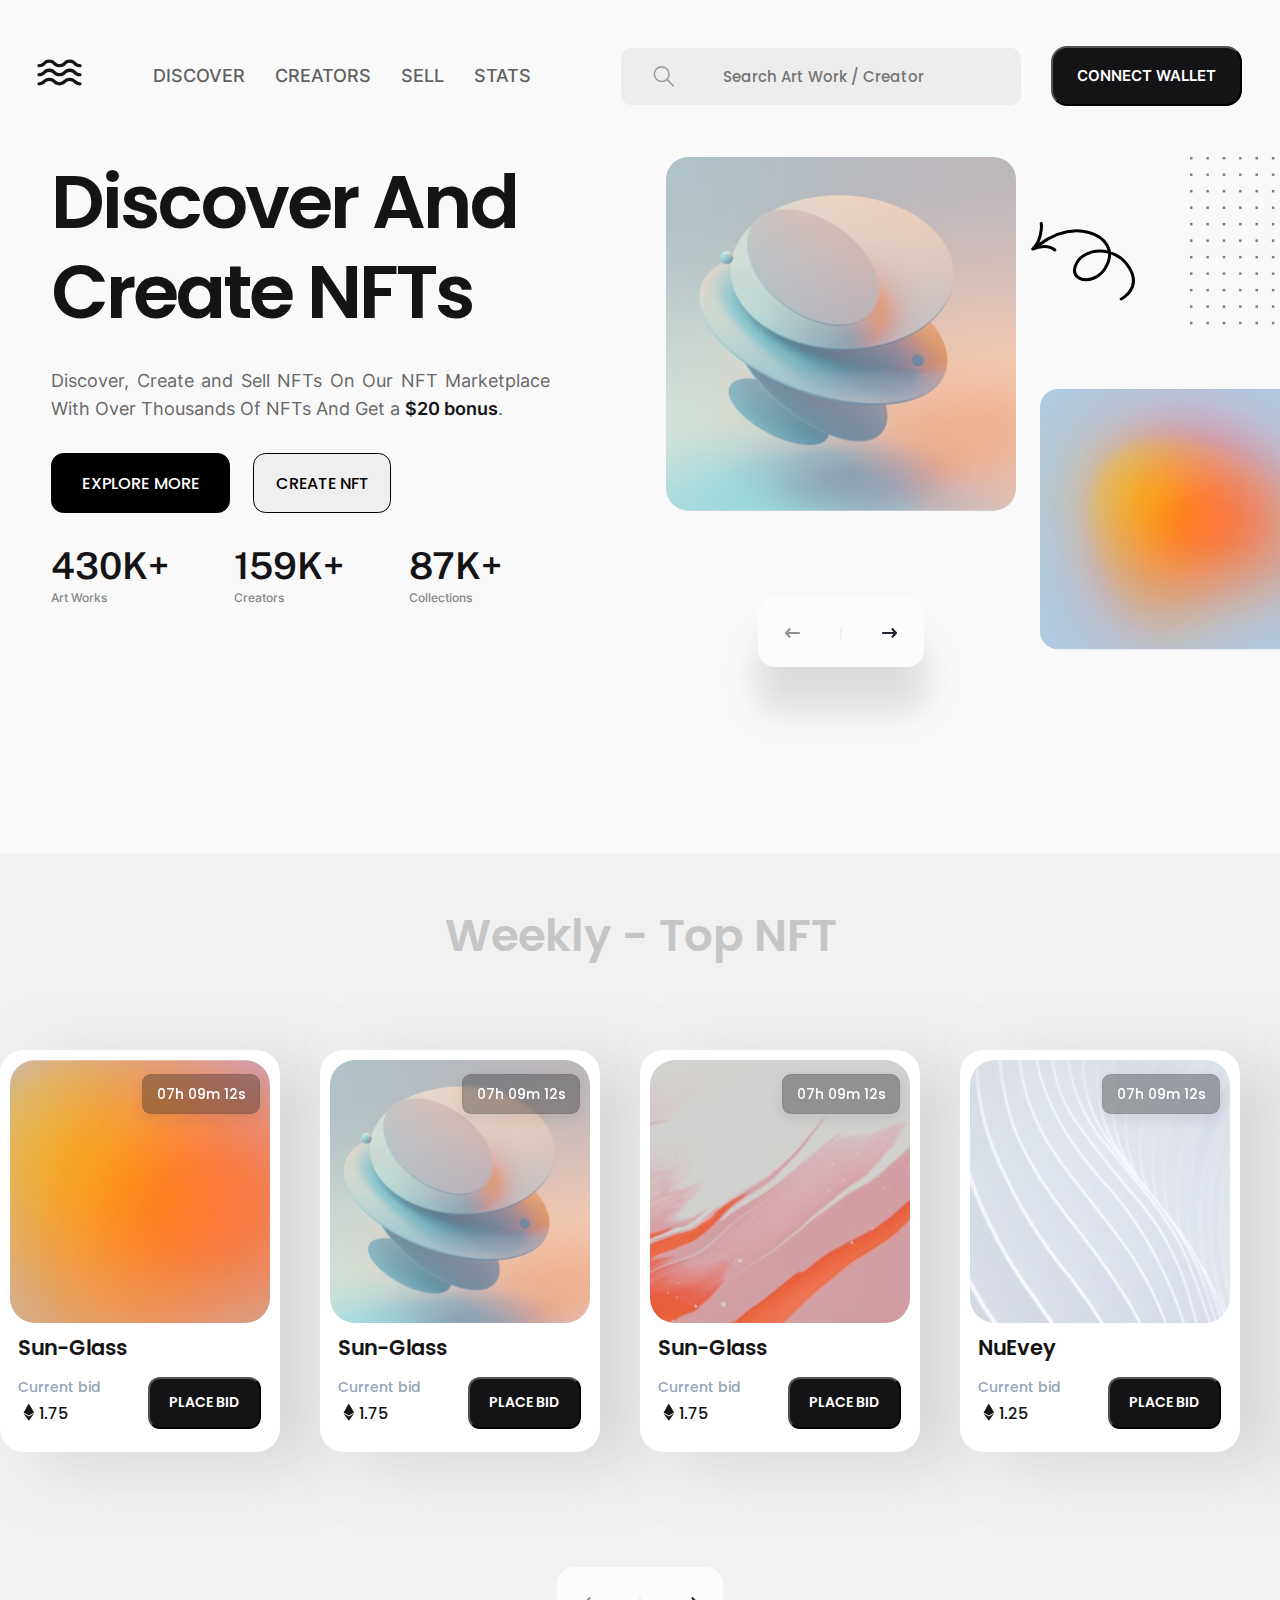
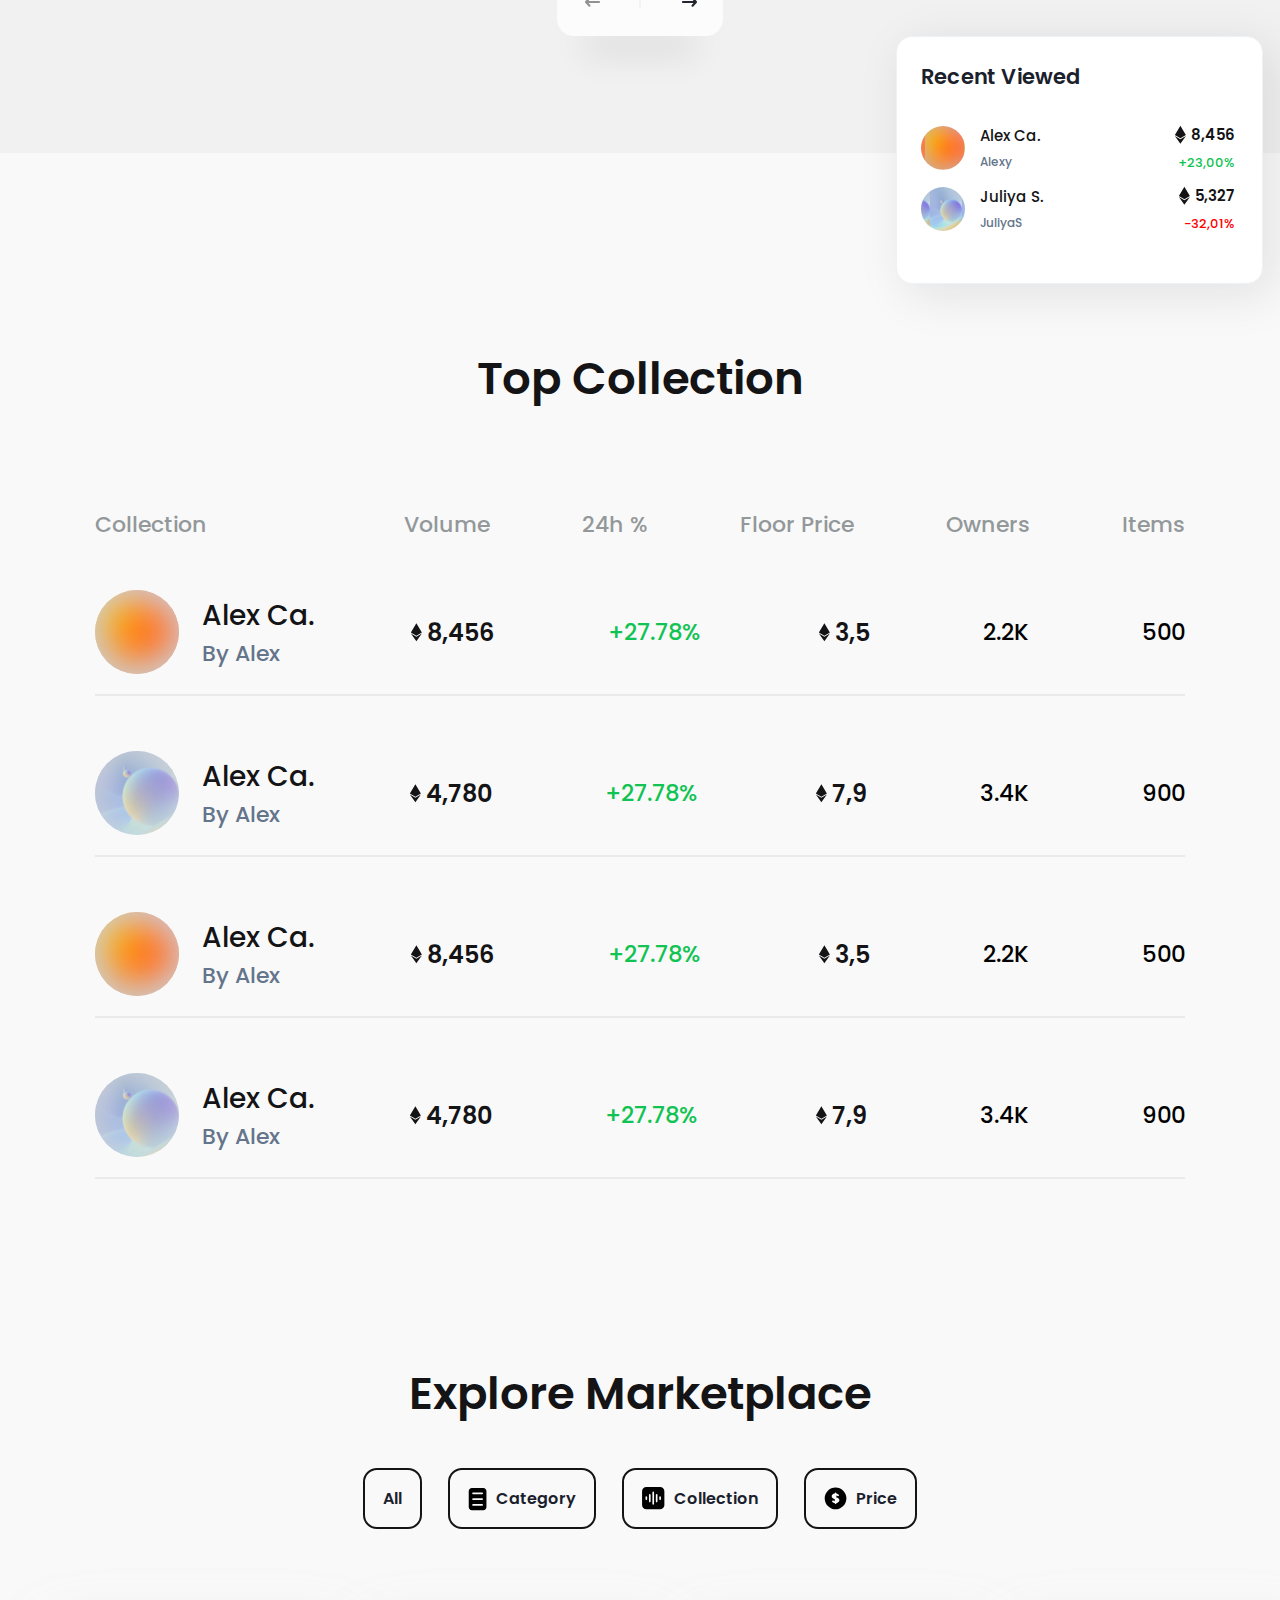
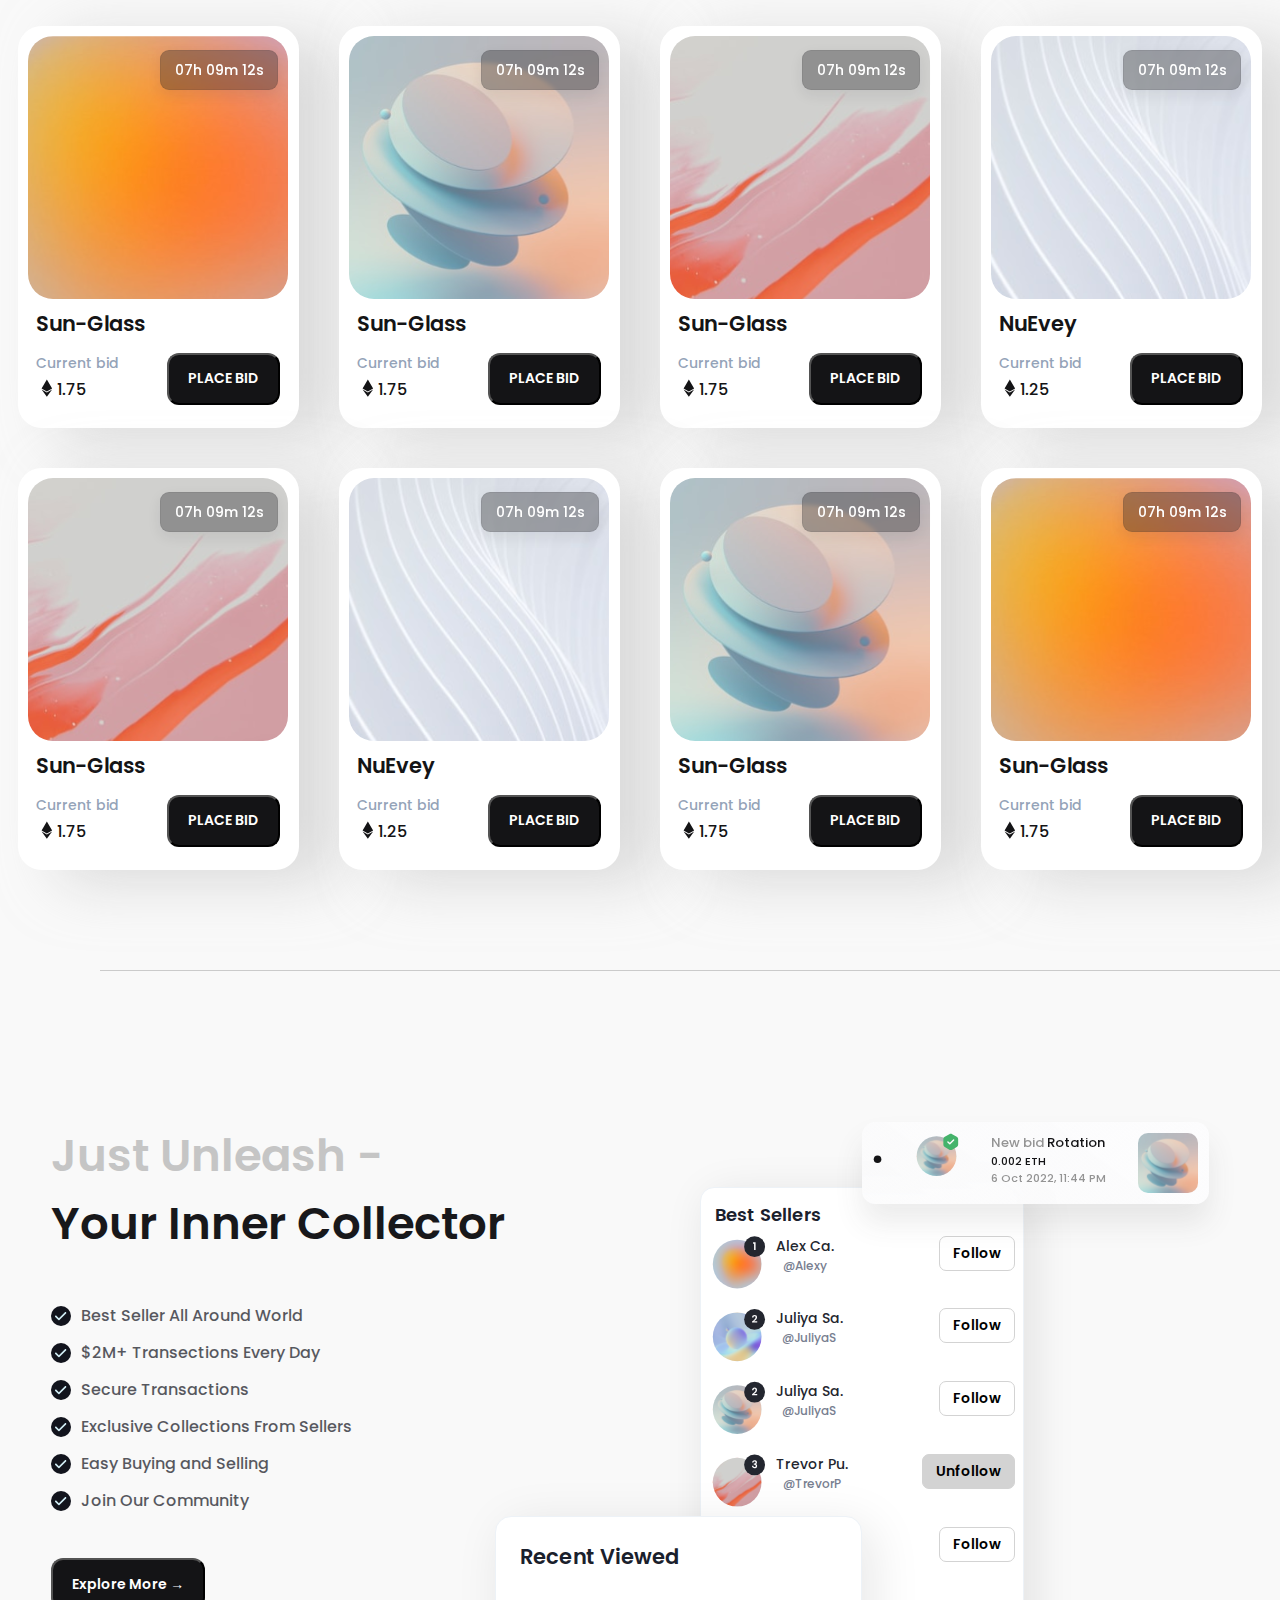
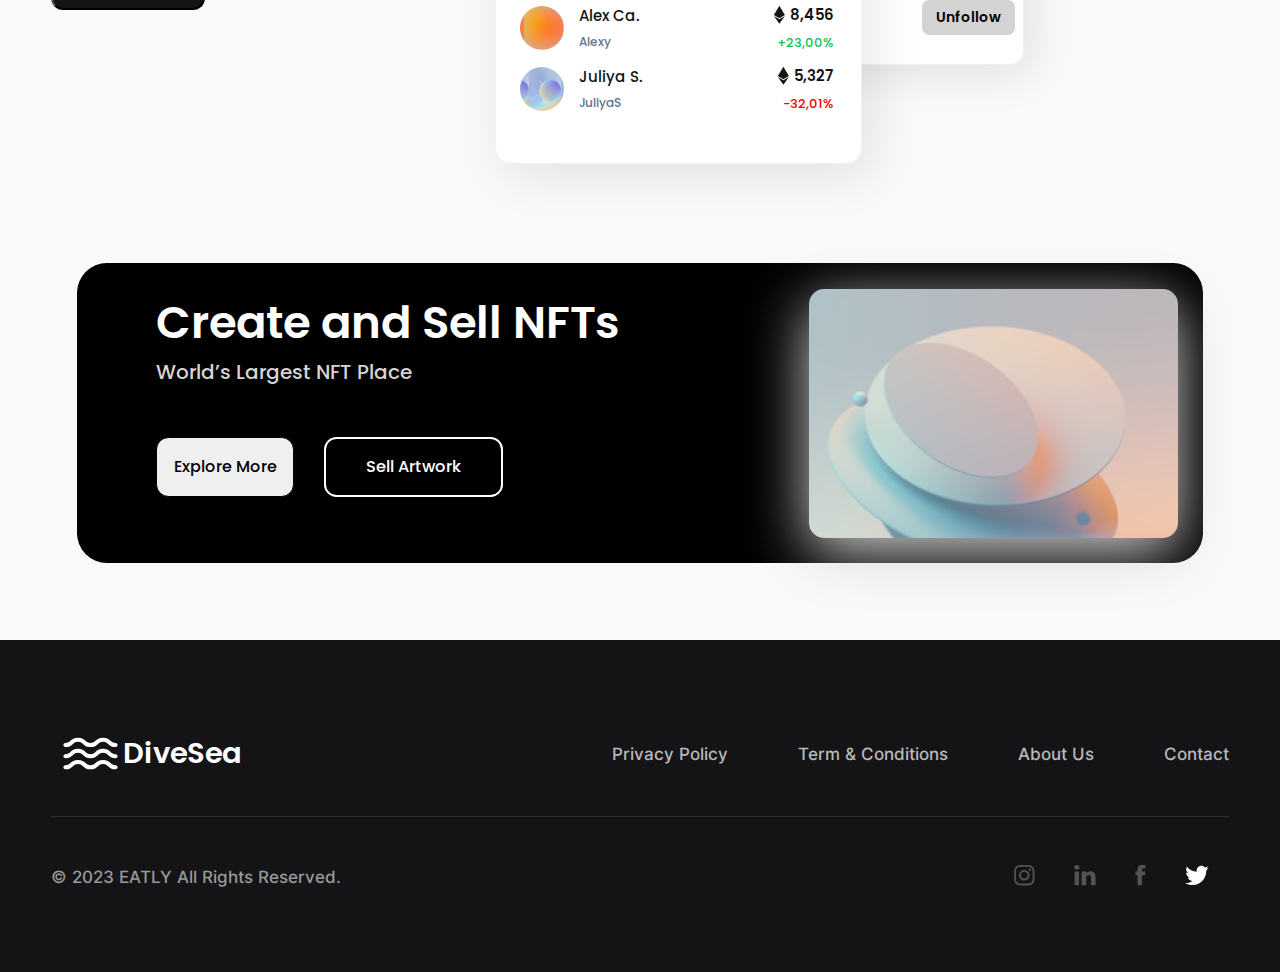
<file: index.html>
<!DOCTYPE html>
<html lang="en">
<head>
    <meta charset="UTF-8">
    <title>NFT</title>
    <link rel="stylesheet" href="./styles/normalize.css">
    <link rel="stylesheet" href="./styles/interFont.css">
    <link rel="stylesheet" href="./styles/poppinsFont.css">
    <link rel="stylesheet" href="./styles/publicSans.css">
    <link rel="stylesheet" href="./styles/style.css">
</head>
<body>
    <div id="root">
        <div id="section-1">
            <div id="header">
                <div class="navigation">
                   <div class=logo>
                     <a href="./index.html"><img src="./img/logo.svg" alt="Logo"></a>
                   </div>
                   <div class="menu">
                      <div class="menu-link">
                        <a href="./discover.html">Discover</a>
                      </div>
                      <div class="menu-link">
                        <a href="./creators.html">Creators</a>
                      </div>
                      <div class="menu-link">
                        <a href="./sell.html">Sell</a>
                      </div>
                      <div class="menu-link">
                        <a href="./stats.html">Stats</a>
                      </div>
                    </div>
                </div>
                <div class="field">
                    <div class="search">
                        <img src="./img/search-icon.svg" alt="search_icon" class="search-icon">
                        <input type="text" placeholder="Search Art Work / Creator" class="search-field">
                    </div>
                    <form action="./choose-wallet.html" target="_blank">
                        <button class="button">Connect Wallet</button>
                    </form> 
                </div>
            </div>
            <div class="first-page">
                <div class="discover-NFT">
                    <h1>Discover And Create NFTs</h1>
                    <p>Discover, Create and Sell NFTs On Our NFT Marketplace With Over Thousands Of NFTs And Get a <b style="color: #141416">$20 bonus</b>.</p>
                    <div class="buttons">
                        <form action="" target="_blank">
                            <button class="button-explore">Explore More</button>
                         </form> 
                         <form action="" target="_blank">
                             <button class="button-create">create NFT</button>
                        </form> 
                    </div>
                    <div class="stat-info">
                        <div class="stat">
                            <h3>430K+</h3>
                            <p>Art Works</p>
                        </div>
                        <div class="stat">
                            <h3>159K+</h3>
                            <p>Creators</p>
                        </div>
                        <div class="stat">
                            <h3>87K+</h3>
                            <p>Collections</p>
                        </div> 
                    </div>
                </div>
                <div class="welcome-imgs">
                    <div class="box-arrow">
                        <div class="nav-arrow">
                            <form action="" target="_blank">
                            <button class="button-arrow-left"></button>
                            </form> 
                             <img src="./img/frame.svg" class="frame" alt="Frame">
                            <form action="" target="_blank">
                                <button class="button-arrow-right"></button>
                            </form> 
                        </div>
                    </div>
                </div>
            </div>
        </div>
        <div id="section-2">
            <h1 class="header-weekly">Weekly - Top NFT</h1>
            <div class="second-page">
                <div class="trend-NFTs">
                        <div class="nft-card">
                            <div class="sg-nft-1">
                                <div class="time-bid">
                                   <p>07h 09m 12s</p>
                                </div>
                            </div>
                            <h3>Sun-Glass</h3>
                            <div class="description-card">
                                <div class="bid-box">
                                    <p>Current bid</p>
                                    <div class="bid">
                                      <img src="./img/arrow-icon.svg" alt="Arrow-Icon" class="arrow-icon">
                                      <p>1.75</p>
                                    </div>
                                </div>
                                <form action="" target="_blank">
                                   <button class="place-bid">PLACE BID</button>
                                </form> 
                            </div>
                        </div>
                        <div class="nft-card">
                            <div class="sg-nft-2">
                                <div class="time-bid">
                                   <p>07h 09m 12s</p>
                                </div>
                            </div>
                           <h3>Sun-Glass</h3>
                           <div class="description-card">
                               <div class="bid-box">
                                   <p>Current bid</p>
                                   <div class="bid">
                                       <img src="./img/arrow-icon.svg" alt="Arrow-Icon" class="arrow-icon">
                                       <p>1.75</p>
                                   </div>
                                </div>
                                <form action="" target="_blank">
                                    <button class="place-bid">PLACE BID</button>
                                </form> 
                            </div>
                        </div>
                        <div class="nft-card">
                            <div class="sg-nft-3">
                                <div class="time-bid">
                                   <p>07h 09m 12s</p>
                                </div>
                            </div>
                            <h3>Sun-Glass</h3>
                            <div class="description-card">
                                <div class="bid-box">
                                    <p>Current bid</p>
                                    <div class="bid">
                                        <img src="./img/arrow-icon.svg" alt="Arrow-Icon" class="arrow-icon">
                                        <p>1.75</p>
                                    </div>
                                </div>
                                <form action="" target="_blank">
                                    <button class="place-bid">PLACE BID</button>
                                </form> 
                            </div>
                        </div>
                    <div class="nft-card">
                        <div class="ne-nft-1">
                            <div class="time-bid">
                               <p>07h 09m 12s</p>
                            </div>
                        </div>
                        <h3>NuEvey</h3>
                        <div class="description-card">
                            <div class="bid-box">
                                <p>Current bid</p>
                                <div class="bid">
                                    <img src="./img/arrow-icon.svg" alt="Arrow-Icon" class="arrow-icon">
                                    <p>1.25</p>
                                </div>
                            </div>
                             <form action="" target="_blank">
                                <button class="place-bid">PLACE BID</button>
                            </form> 
                        </div>
                    </div>
                    <div class="nft-card">
                        <div class="ne-nft-2">
                            <div class="time-bid">
                               <p>07h 09m 12s</p>
                            </div>
                        </div>
                        <h3>NuEvey</h3>
                        <div class="description-card">
                            <div class="bid-box">
                                <p>Current bid</p>
                                <div class="bid">
                                    <img src="./img/arrow-icon.svg" alt="Arrow-Icon" class="arrow-icon">
                                    <p>1.25</p>
                                </div>
                            </div>
                            <form action="" target="_blank">
                                <button class="place-bid">PLACE BID</button>
                            </form> 
                        </div>
                    </div>
                </div>
                <div class="navigator-NFT">
                    <div class="trend-navigator">
                        <div class="nav-arrow">
                            <form action="" target="_blank">
                                <button class="button-arrow-left"></button>
                            </form> 
                            <img src="./img/frame.svg" class="frame" alt="Frame">
                            <form action="" target="_blank">
                                <button class="button-arrow-right"></button>
                            </form> 
                        </div>
                    </div>
                </div>
                <div class="recent-viewed">
                    <h3>Recent Viewed</h3>
                    <div class="item-collection">
                        <div class="collector">
                            <div class="NFT-icon-collect-1">
                            </div>
                            <div class="collector-name">
                                <h6>Alex Ca.</h6>
                                <p>Alexy</p>
                            </div>
                        </div>
                        <div class="collection-bid">
                            <div class="collector-bid">
                                <img src="./img/arrow-icon.svg" alt="Arrow-Icon">
                                <p>8,456</p>
                            </div>
                            <p>+23,00%</p>
                        </div>
                    </div>
                    <div class="item-collection">
                        <div class="collector">
                            <div class="NFT-icon-collect-2">
                            </div>
                            <div class="collector-name">
                                <h6>Juliya S.</h6>
                                <p>JuliyaS</p>
                            </div>
                        </div>
                        <div class="collection-bid">
                            <div class="collector-bid">
                                <img src="./img/arrow-icon.svg" alt="Arrow-Icon">
                                <p>5,327</p>
                            </div>
                            <p style="color: red;">-32,01%</p>
                        </div>
                    </div>
                </div>
            </div>
        </div>
        <div id="section-3">
            <h2>Top Collection</h2>
            <div class="Top-Collection">
                <div class="Filter-Top-Collection">
                   <div class="Filter-TC-Collection">
                       <p>Collection</p>
                   </div>
                   <div class="Filter-TC">
                       <p>Volume</p>
                       <p>24h %</p>
                       <p>Floor Price</p>
                       <p>Owners</p>
                       <p>Items</p>
                   </div>
               </div>
                <div class="User-Profile-TC">
                    <div class="UPTC-Name">
                        <div class="User-Profile-Icon">
                        </div>
                        <div class="User-Profile-Info">
                            <h4>Alex Ca.</h4>
                            <p>By Alex</p>
                        </div>
                    </div>
                    <div class="UPTC-Info">
                        <div class="UPTC-Name-Vol">
                            <img src="./img/arrow-icon.svg" alt="Arrow">
                            <p>8,456</p>
                        </div>
                        <p style="color: #10C352;">+27.78%</p>
                        <div class="UPTC-Name-Floor-Price">
                            <img src="./img/arrow-icon.svg" alt="Arrow">
                            <p>3,5</p>
                        </div>
                        <p>2.2K</p>
                        <p>500</p>
                    </div>
                </div>
                <div class="User-Profile-TC">
                    <div class="UPTC-Name">
                        <div class="User-Profile-Icon-2">
                        </div>
                        <div class="User-Profile-Info">
                            <h4>Alex Ca.</h4>
                            <p>By Alex</p>
                        </div>
                    </div>
                    <div class="UPTC-Info">
                        <div class="UPTC-Name-Vol">
                            <img src="./img/arrow-icon.svg" alt="Arrow">
                            <p>4,780</p>
                        </div>
                        <p style="color: #10C352;">+27.78%</p>
                        <div class="UPTC-Name-Floor-Price">
                            <img src="./img/arrow-icon.svg" alt="Arrow">
                            <p>7,9</p>
                        </div>
                        <p>3.4K</p>
                        <p>900</p>
                    </div>
                </div>
                <div class="User-Profile-TC">
                    <div class="UPTC-Name">
                        <div class="User-Profile-Icon">
                        </div>
                        <div class="User-Profile-Info">
                            <h4>Alex Ca.</h4>
                            <p>By Alex</p>
                        </div>
                    </div>
                    <div class="UPTC-Info">
                        <div class="UPTC-Name-Vol">
                            <img src="./img/arrow-icon.svg" alt="Arrow">
                            <p>8,456</p>
                        </div>
                        <p style="color: #10C352;">+27.78%</p>
                        <div class="UPTC-Name-Floor-Price">
                            <img src="./img/arrow-icon.svg" alt="Arrow">
                            <p>3,5</p>
                        </div>
                        <p>2.2K</p>
                        <p>500</p>
                    </div>
                </div>
                <div class="User-Profile-TC">
                    <div class="UPTC-Name">
                        <div class="User-Profile-Icon-2">
                        </div>
                        <div class="User-Profile-Info">
                            <h4>Alex Ca.</h4>
                            <p>By Alex</p>
                        </div>
                    </div>
                    <div class="UPTC-Info">
                        <div class="UPTC-Name-Vol">
                            <img src="./img/arrow-icon.svg" alt="Arrow">
                            <p>4,780</p>
                        </div>
                        <p style="color: #10C352;">+27.78%</p>
                        <div class="UPTC-Name-Floor-Price">
                            <img src="./img/arrow-icon.svg" alt="Arrow">
                            <p>7,9</p>
                        </div>
                        <p>3.4K</p>
                        <p>900</p>
                    </div>
                </div>
            </div>
        </div>
        <div id="section-4">
           <div class="EM-Header">
               <h2>Explore Marketplace</h2>
               <div class="EM-Filters">
                   <div class="All-Filter">
                       <p>All</p>
                   </div>
                   <div class="Category">
                        <img src="./img/Category.svg" alt="Category">
                        <p>Category</p>
                   </div>
                   <div class="Collection">
                       <img src="./img/Collection.svg" alt="Collection">
                       <p>Collection</p>
                   </div>
                   <div class="Price">
                       <img src="./img/Price.svg" alt="Price">
                       <p>Price</p>
                   </div>
               </div>
           </div>
            <div class="EM-Trend-NFT">
                <div class="nft-card">
                    <div class="sg-nft-1">
                        <div class="time-bid">
                           <p>07h 09m 12s</p>
                        </div>
                    </div>
                    <h3>Sun-Glass</h3>
                    <div class="description-card">
                        <div class="bid-box">
                            <p>Current bid</p>
                            <div class="bid">
                              <img src="./img/arrow-icon.svg" alt="Arrow-Icon" class="arrow-icon">
                              <p>1.75</p>
                            </div>
                        </div>
                        <form action="./product-detail.html" target="_blank">
                           <button class="place-bid">PLACE BID</button>
                        </form> 
                    </div>
                </div>
                <div class="nft-card">
                    <div class="sg-nft-2">
                        <div class="time-bid">
                           <p>07h 09m 12s</p>
                        </div>
                    </div>
                   <h3>Sun-Glass</h3>
                   <div class="description-card">
                       <div class="bid-box">
                           <p>Current bid</p>
                           <div class="bid">
                               <img src="./img/arrow-icon.svg" alt="Arrow-Icon" class="arrow-icon">
                               <p>1.75</p>
                           </div>
                        </div>
                        <form action="" target="_blank">
                            <button class="place-bid">PLACE BID</button>
                        </form> 
                    </div>
                </div>
                <div class="nft-card">
                    <div class="sg-nft-3">
                        <div class="time-bid">
                           <p>07h 09m 12s</p>
                        </div>
                    </div>
                    <h3>Sun-Glass</h3>
                    <div class="description-card">
                        <div class="bid-box">
                            <p>Current bid</p>
                            <div class="bid">
                                <img src="./img/arrow-icon.svg" alt="Arrow-Icon" class="arrow-icon">
                                <p>1.75</p>
                            </div>
                        </div>
                        <form action="" target="_blank">
                            <button class="place-bid">PLACE BID</button>
                        </form> 
                    </div>
                </div>
                <div class="nft-card">
                   <div class="ne-nft-1">
                       <div class="time-bid">
                          <p>07h 09m 12s</p>
                       </div>
                   </div>
                   <h3>NuEvey</h3>
                   <div class="description-card">
                       <div class="bid-box">
                           <p>Current bid</p>
                           <div class="bid">
                               <img src="./img/arrow-icon.svg" alt="Arrow-Icon" class="arrow-icon">
                               <p>1.25</p>
                           </div>
                       </div>
                        <form action="" target="_blank">
                           <button class="place-bid">PLACE BID</button>
                       </form> 
                   </div>
               </div>
                <div class="nft-card">
                    <div class="sg-nft-3">
                        <div class="time-bid">
                           <p>07h 09m 12s</p>
                        </div>
                    </div>
                    <h3>Sun-Glass</h3>
                    <div class="description-card">
                        <div class="bid-box">
                            <p>Current bid</p>
                            <div class="bid">
                                <img src="./img/arrow-icon.svg" alt="Arrow-Icon" class="arrow-icon">
                                <p>1.75</p>
                            </div>
                        </div>
                        <form action="" target="_blank">
                            <button class="place-bid">PLACE BID</button>
                        </form> 
                    </div>
                </div>
                <div class="nft-card">
                    <div class="ne-nft-1">
                        <div class="time-bid">
                           <p>07h 09m 12s</p>
                        </div>
                    </div>
                    <h3>NuEvey</h3>
                    <div class="description-card">
                        <div class="bid-box">
                            <p>Current bid</p>
                            <div class="bid">
                                <img src="./img/arrow-icon.svg" alt="Arrow-Icon" class="arrow-icon">
                                <p>1.25</p>
                            </div>
                        </div>
                         <form action="" target="_blank">
                            <button class="place-bid">PLACE BID</button>
                        </form> 
                    </div>
                </div>
                <div class="nft-card">
                    <div class="sg-nft-2">
                        <div class="time-bid">
                           <p>07h 09m 12s</p>
                        </div>
                    </div>
                   <h3>Sun-Glass</h3>
                   <div class="description-card">
                       <div class="bid-box">
                           <p>Current bid</p>
                           <div class="bid">
                               <img src="./img/arrow-icon.svg" alt="Arrow-Icon" class="arrow-icon">
                               <p>1.75</p>
                           </div>
                        </div>
                        <form action="" target="_blank">
                            <button class="place-bid">PLACE BID</button>
                        </form> 
                    </div>
                </div>
                <div class="nft-card">
                    <div class="sg-nft-1">
                        <div class="time-bid">
                           <p>07h 09m 12s</p>
                        </div>
                    </div>
                    <h3>Sun-Glass</h3>
                    <div class="description-card">
                        <div class="bid-box">
                            <p>Current bid</p>
                            <div class="bid">
                              <img src="./img/arrow-icon.svg" alt="Arrow-Icon" class="arrow-icon">
                              <p>1.75</p>
                            </div>
                        </div>
                        <form action="./product-detail.html" target="_blank">
                           <button class="place-bid">PLACE BID</button>
                        </form> 
                    </div>
                </div>
            </div>
        <span> </span>
        </div>
        <div id="section-5">
            <div class="just-unleash">
                <div class="header-ju">
                   <h1>Just Unleash -</h1>
                   <h1 style="color: #18181B;">Your Inner Collector</h1>
                </div>
                <div class="ju-poins">
                   <div class="points">
                       <img src="./img/point-icon.svg" alt="Point">
                       <p>Best Seller All Around World</p>
                   </div>
                   <div class="points">
                       <img src="./img/point-icon.svg" alt="Point">
                       <p>$2M+ Transections Every Day</p>
                   </div>
                   <div class="points">
                       <img src="./img/point-icon.svg" alt="Point">
                       <p>Secure Transactions</p>
                   </div>
                   <div class="points">
                       <img src="./img/point-icon.svg" alt="Point">
                       <p>Exclusive Collections From Sellers</p>
                   </div>
                   <div class="points">
                       <img src="./img/point-icon.svg" alt="Point">
                       <p>Easy Buying and Selling</p>
                   </div>
                   <div class="points">
                       <img src="./img/point-icon.svg" alt="Point">
                       <p>Join Our Community</p>
                   </div>
                </div>
                <form action="" target="_blank">
                    <button class="place-bid">Explore More →</button>
                 </form> 
            </div>
            <div class="illustration-left">
                <div class="notification">
                    <img src="./img/dot-notification.svg" style="margin-top: 22px;" alt="Dot">
                    <img src="./img/avatar-notification.svg" alt="Avatar">
                    <div class="new-bid-notification">
                        <p>New bid <span style="color: #141416;">Rotation</span></p>
                        <p style="color: #141416;font-size: 11px;">0.002 ETH</p>
                        <p style="font-weight: 400;font-size: 11px;">6 Oct 2022, 11:44 PM</p>
                    </div>
                    <img src="./img/2-nft.svg" style="width: 60px;height: 60px;border-radius: 10px;" alt="NFT Cover">
                </div>
                <div class="best-sellers-ju">
                    <h4>Best Sellers</h4>
                    <div class="best-seller-data">
                        <div class="best-seller-name">
                            <img src="./img/avatar-alex.svg" alt="Avatar Alex">
                            <div class="best-seller-name-info">
                                <h6>Alex Ca.</h6>
                                <p>@Alexy</p>
                            </div>
                        </div>
                        <form action="" target="_blank">
                            <button class="follow-button">Follow</button>
                         </form> 
                    </div>
                    <div class="best-seller-data">
                        <div class="best-seller-name">
                            <img src="./img/avatar-jul.svg" alt="Juliya Avatar">
                            <div class="best-seller-name-info">
                                <h6>Juliya Sa.</h6>
                                <p>@JuliyaS</p>
                            </div>
                        </div>
                        <form action="" target="_blank">
                            <button class="follow-button">Follow</button>
                         </form> 
                    </div>
                    <div class="best-seller-data">
                        <div class="best-seller-name">
                            <img src="./img/avatar-jul-2.svg" alt="Juliya Avatar">
                            <div class="best-seller-name-info">
                                <h6>Juliya Sa.</h6>
                                <p>@JuliyaS</p>
                            </div>
                        </div>
                        <form action="" target="_blank">
                            <button class="follow-button">Follow</button>
                         </form> 
                    </div>
                    <div class="best-seller-data">
                        <div class="best-seller-name">
                            <img src="./img/avatar-trevor.svg" alt="Trevor Avatar">
                            <div class="best-seller-name-info">
                                <h6>Trevor Pu.</h6>
                                <p>@TrevorP</p>
                            </div>
                        </div>
                        <form action="" target="_blank">
                            <button class="follow-button" style="background: lightgray;">Unfollow</button>
                         </form> 
                    </div>
                    <div class="best-seller-data">
                        <div class="best-seller-name">
                            <img src="./img/avatar-jul.svg" alt="Juliya Avatar">
                            <div class="best-seller-name-info">
                                <h6>Juliya Sa.</h6>
                                <p>@JuliyaS</p>
                            </div>
                        </div>
                        <form action="" target="_blank">
                            <button class="follow-button">Follow</button>
                         </form> 
                    </div>
                    <div class="best-seller-data">
                        <div class="best-seller-name">
                            <img src="./img/avatar-alex.svg" alt="Alex Avatar">
                            <div class="best-seller-name-info">
                                <h6>Alex Ca.</h6>
                                <p>Alexy</p>
                            </div>
                        </div>
                        <form action="" target="_blank">
                            <button class="follow-button" style="background: lightgray;">Unfollow</button>
                         </form> 
                    </div>

                </div>
                <div class="recent-viewed-ju">
                    <h3>Recent Viewed</h3>
                    <div class="item-collection">
                        <div class="collector">
                            <div class="NFT-icon-collect-1">
                            </div>
                            <div class="collector-name">
                                <h6>Alex Ca.</h6>
                                <p>Alexy</p>
                            </div>
                        </div>
                        <div class="collection-bid">
                            <div class="collector-bid">
                                <img src="./img/arrow-icon.svg" alt="Arrow-Icon">
                                <p>8,456</p>
                            </div>
                            <p>+23,00%</p>
                        </div>
                    </div>
                    <div class="item-collection">
                        <div class="collector">
                            <div class="NFT-icon-collect-2">
                            </div>
                            <div class="collector-name">
                                <h6>Juliya S.</h6>
                                <p>JuliyaS</p>
                            </div>
                        </div>
                        <div class="collection-bid">
                            <div class="collector-bid">
                                <img src="./img/arrow-icon.svg" alt="Arrow-Icon">
                                <p>5,327</p>
                            </div>
                            <p style="color: red;">-32,01%</p>
                        </div>
                    </div>

                </div>

            </div>
        </div>
        <div id="section-6">
            <div class="banner">
                <div class="banner-text">
                   <h1>Create and Sell NFTs</h1>
                   <p>World’s Largest NFT Place</p>
                </div>
                <div class="buttons" style="gap: 30px;">
                    <form action="" target="_blank">
                      <button class="button-create" style="text-transform: none;">Explore More</button>
                    </form> 
                    <form action="" target="_blank">
                        <button class="button-explore" style="text-transform: none;border: 2px solid var(--white-01, #FFF);">Sell Artwork</button>
                    </form> 
                    </div>
            </div>
            <div class="banner-img"></div>
        </div>
    </div>
    <div id="Footer">
        <div class="Footer-logo-menu">
            <div class="Footer-logo">
               <img src="./img/wave.svg" style="width: 65px;height: 65px;" alt="Wave">
               <p>DiveSea</p>
            </div>
            <div class="Footer-menu">
               <p>Privacy Policy</p>
               <p>Term & Conditions</p>
               <p>About Us</p>
               <p>Contact</p>
            </div>
        </div>
        <span></span>
        <div class="Footer-rights-social">
           <div class="Rights">
               <p>© 2023 EATLY All Rights Reserved.</p>
           </div>
           <div class="Social">
              <img src="./img/instagram-icon.svg" alt="Instagram">
              <img src="./img/soc-icon.svg">
              <img src="./img/facebook-icon.svg" alt="Facebook">
              <img src="./img/twitter-icon.svg" alt="Twitter">
           </div>
        </div>
    </div>
</body>
</html>
</file>
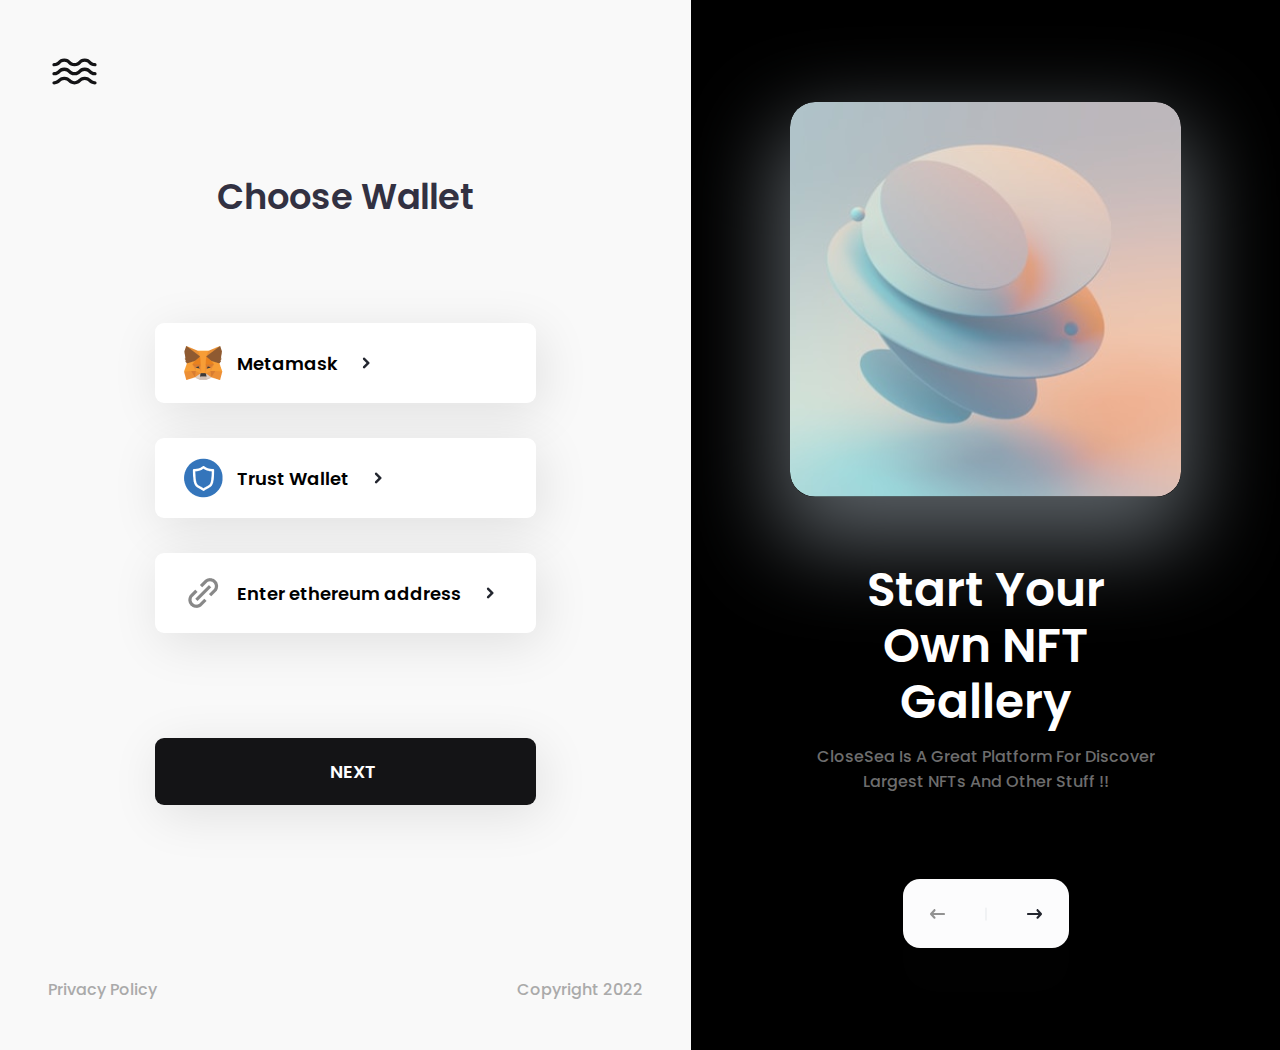
<file: choose-wallet.html>
<!DOCTYPE html>
<html lang="en">
<head>
    <meta charset="UTF-8">
    <title>CHOOSE WALLET</title>
    <link rel="stylesheet" href="./styles/normalize.css">
    <link rel="stylesheet" href="./styles/interFont.css">
    <link rel="stylesheet" href="./styles/poppinsFont.css">
    <link rel="stylesheet" href="./styles/publicSans.css">
    <link rel="stylesheet" href="./styles/style.css">
</head>
<body>
    <div class="choose-wallet-page">
        <div class="cw-left">
            <img src="./img/logo.svg" alt="Logo">
            <h1>Choose Wallet</h1>
            <div class="cw-left-content">
              <div class="cw-metamask">
                <img src="./img/metamask.png" alt="Metamask">
                <p>Metamask</p>
                <img src="./img/arrow-icon-right-cw.png" alt="Arrow Right">
              </div>
              <div class="cw-trust">
                <img src="./img/trust-wallet.png" alt="Trust Icon">
                <p>Trust Wallet</p>
               <img src="./img/arrow-icon-right-cw.png" alt="Arrow Right">
              </div>
              <div class="cw-address">
                <img src="./img/address-wallet.png" alt="Address Icon">
                <p>Enter ethereum address</p>
                <img src="./img/arrow-icon-right-cw.png" alt="Arrow Right">
              </div>
            </div>
            <div class="cw-next">
              <p style="color: white;">NEXT</p>
            </div>
          <div class="cw-left-footer">
             <span>Privacy Policy</span>
             <span>Copyright 2022</span>
          </div>  
        </div>
        <div class="cw-right">
          <img src="./img/choose-wallet-nft.svg" alt="NFT Cover">
          <div class="cw-right-content">
            <h1>Start Your Own NFT Gallery</h1>
            <p>CloseSea Is A Great Platform For Discover Largest NFTs And Other Stuff !!</p>
          </div>
          <div class="box-arrow" style="margin: 20px auto 0 auto;">
            <div class="nav-arrow">
               <form action="" target="_blank">
                   <button class="button-arrow-left"></button>
               </form> 
               <img src="./img/frame.svg" class="frame" alt="Frame">
               <form action="" target="_blank">
                    <button class="button-arrow-right"></button>
                </form> 
            </div>
          </div>
        </div>
    </div>
</body>
</file>
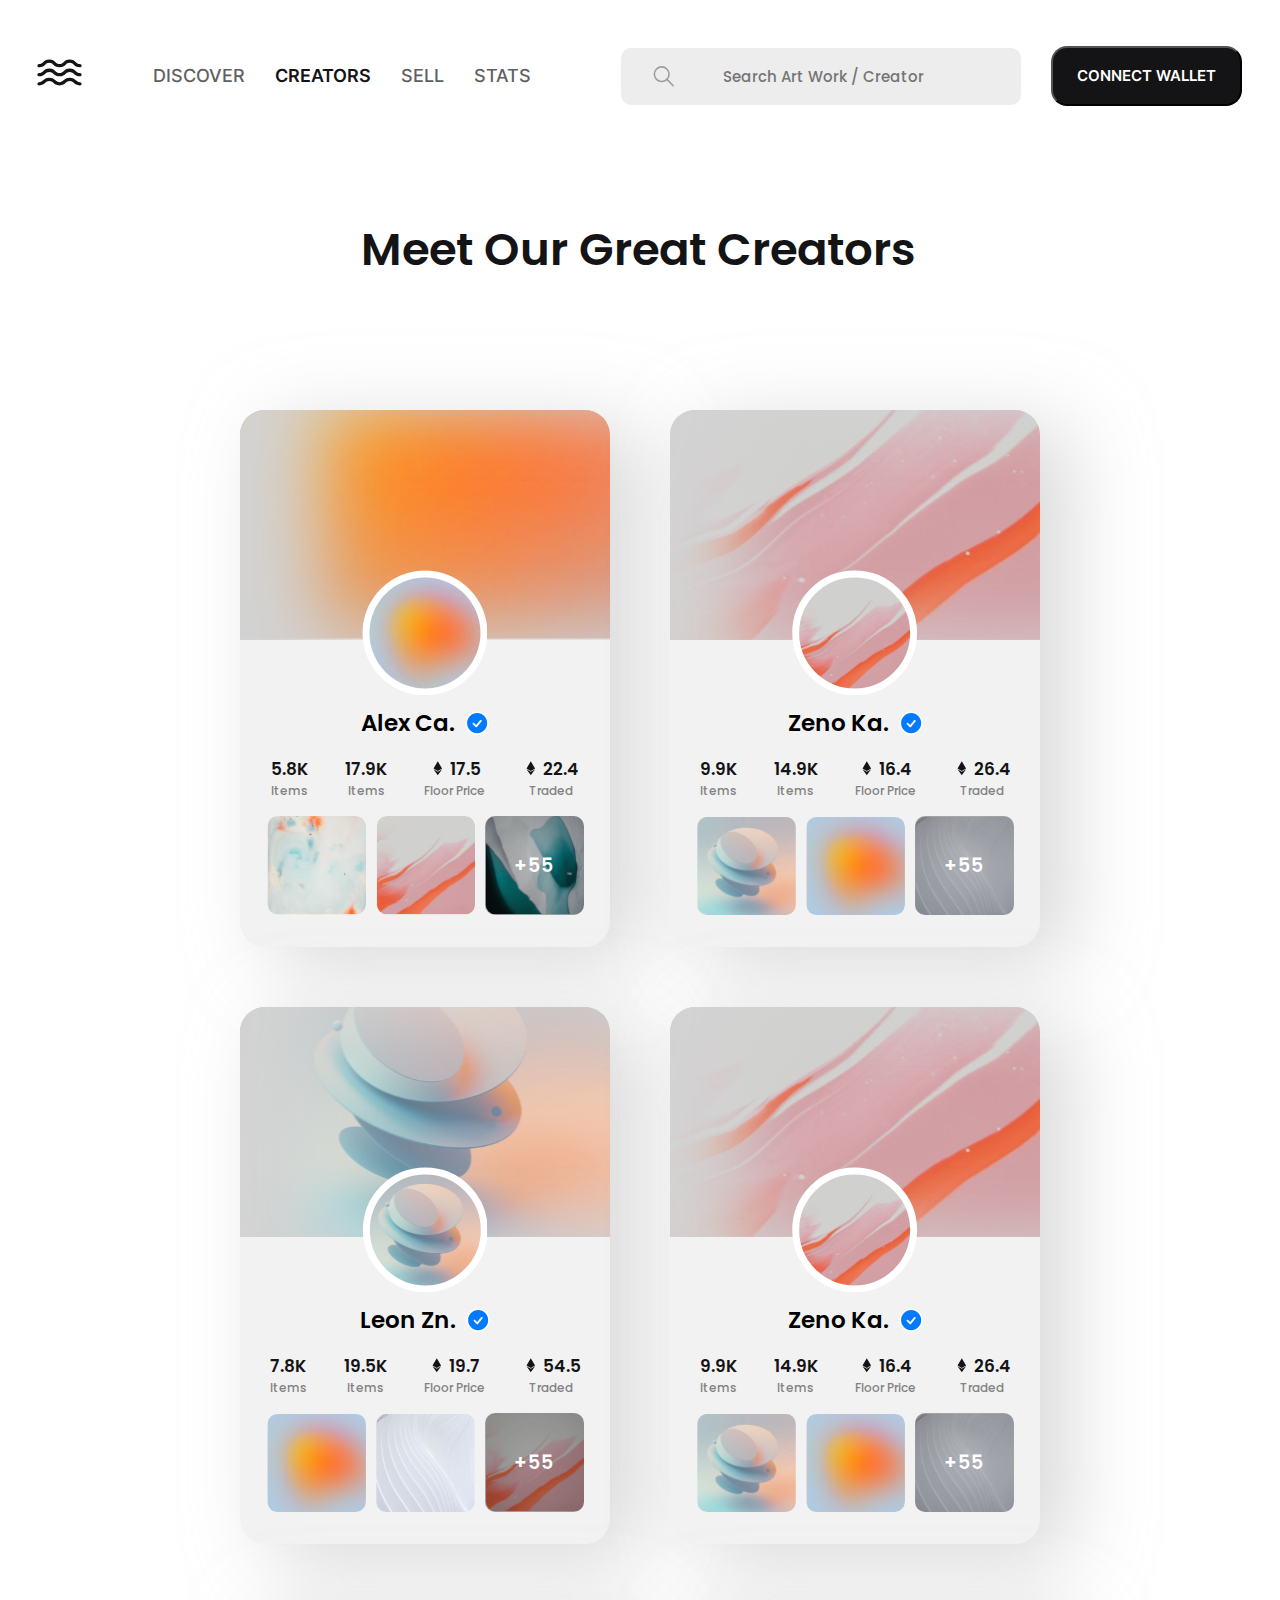
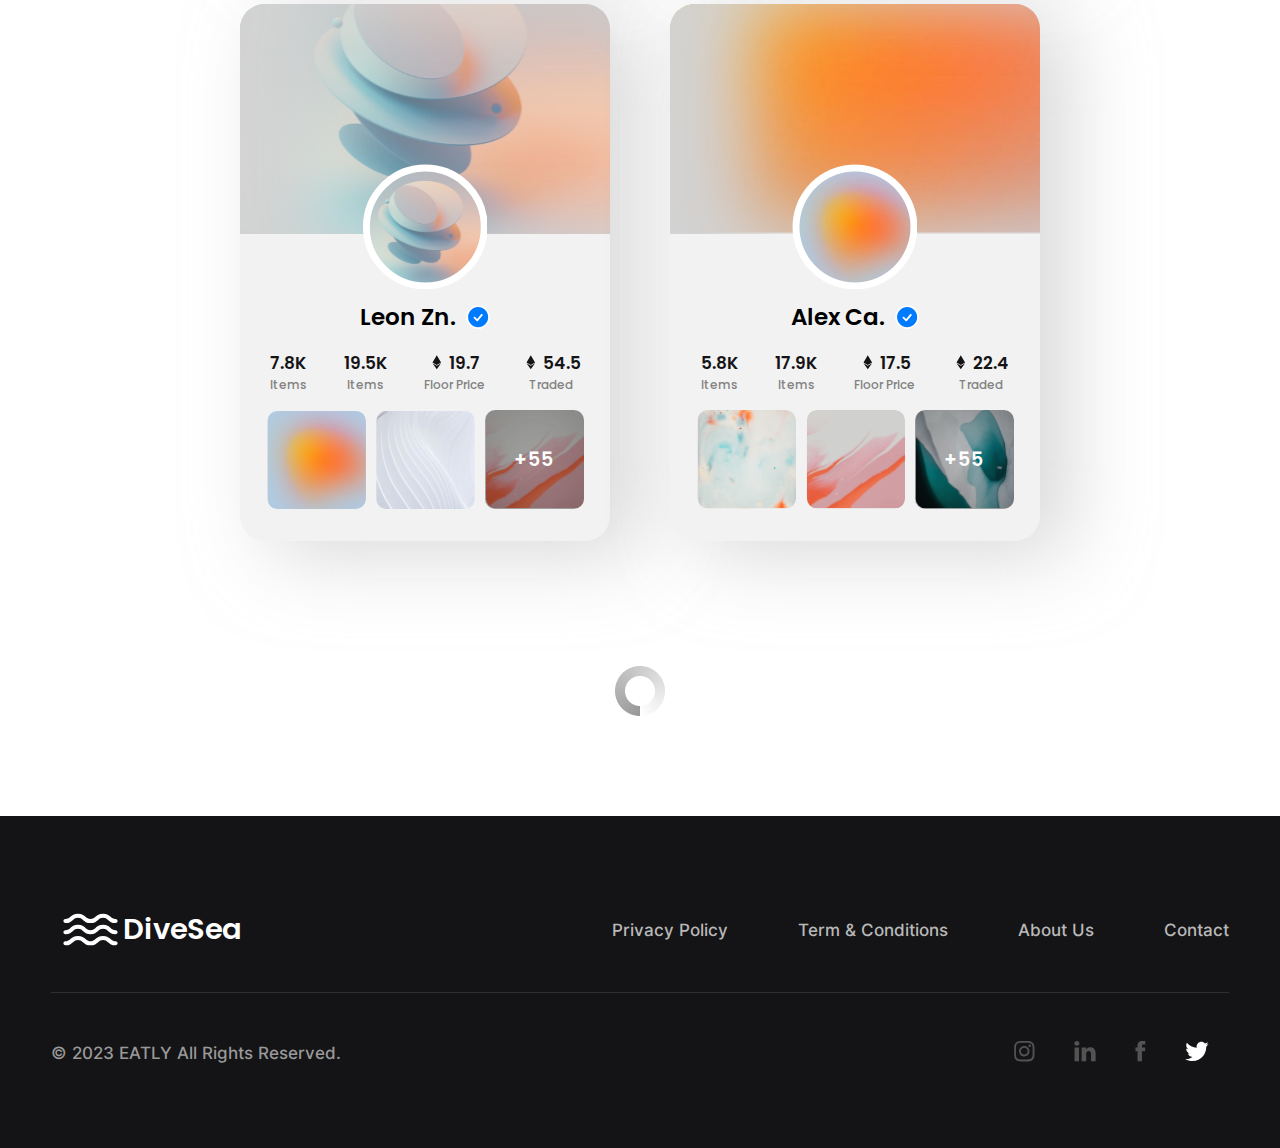
<file: creators.html>
<!DOCTYPE html>
<html lang="en">
<head>
    <meta charset="UTF-8">
    <title>CREATORS OF NFT</title>
    <link rel="stylesheet" href="./styles/normalize.css">
    <link rel="stylesheet" href="./styles/interFont.css">
    <link rel="stylesheet" href="./styles/poppinsFont.css">
    <link rel="stylesheet" href="./styles/publicSans.css">
    <link rel="stylesheet" href="./styles/style.css">
</head>
<body>
    <div class="creators-page">
    <div id="header">
        <div class="navigation">
           <div class=logo>
            <a href="./index.html"><img src="./img/logo.svg" alt="Logo"></a>
           </div>
           <div class="menu">
              <div class="menu-link">
                <a href="./discover.html">Discover</a>
              </div>
              <div class="menu-link active-link">
                <a href="./creators.html">Creators</a>
              </div>
              <div class="menu-link">
                <a href="./sell.html">Sell</a>
              </div>
              <div class="menu-link">
                <a href="./stats.html">Stats</a>
              </div>
           </div>
        </div>
        <div class="field">
            <div class="search">
                <img src="./img/search-icon.svg" alt="search_icon" class="search-icon">
                <input type="text" placeholder="Search Art Work / Creator" class="search-field">
            </div>
            <form action="./choose-wallet.html" target="_blank">
                <button class="button">Connect Wallet</button>
            </form> 
        </div>
    </div>
    <div class="content-creators">
        <h1>Meet Our Great Creators</h1>
        <div class="creators-profiles">
            <div class="c-profile">
                <div class="head-of-profile-Alex"></div>
                <div class="avatar-of-profile-Alex"></div>
                <h4>Alex Ca. <img src="./img/icon-profile-verif.svg" alt="Logo"></h4>
                <div class="creator-info">
                    <div class="creator-data-stat">
                        <h5>5.8K</h5>
                        <p>items</p>
                    </div>
                    <div class="creator-data-stat">
                        <h5>17.9K</h5>
                        <p>items</p>
                    </div>
                    <div class="creator-data-stat">
                        <h5><img src="./img/arrow-icon.svg" style="height: 17px;" alt="Arrow Icon">17.5</h5>
                        <p>floor price</p>
                    </div>
                    <div class="creator-data-stat">
                        <h5><img src="./img/arrow-icon.svg" style="height: 17px;" alt="Arrow Icon">22.4</h5>
                        <p>traded</p>
                    </div>
                </div>
                <div class="creator-nft-img">
                    <div class="creator-nft-img-1"></div>
                    <div class="creator-nft-img-2"></div>
                    <div class="creator-nft-img-3">
                        <p>+55</p>
                    </div>
                </div>
            </div>
            <div class="c-profile">
                <div class="head-of-profile-Zeno"></div>
                <div class="avatar-of-profile-Zeno"></div>
                <h4>Zeno Ka. <img src="./img/icon-profile-verif.svg" alt="Tick"></h4>
                <div class="creator-info">
                    <div class="creator-data-stat">
                        <h5>9.9K</h5>
                        <p>items</p>
                    </div>
                    <div class="creator-data-stat">
                        <h5>14.9K</h5>
                        <p>items</p>
                    </div>
                    <div class="creator-data-stat">
                        <h5><img src="./img/arrow-icon.svg" style="height: 17px;" alt="Arrow Icon">16.4</h5>
                        <p>floor price</p>
                    </div>
                    <div class="creator-data-stat">
                        <h5><img src="./img/arrow-icon.svg" style="height: 17px;" alt="Arrow Icon">26.4</h5>
                        <p>traded</p>
                    </div>
                </div>
                <div class="creator-nft-img">
                    <div class="creator-nft-img-4"></div>
                    <div class="creator-nft-img-5"></div>
                    <div class="creator-nft-img-6">
                        <p>+55</p>
                    </div>
                </div>
            </div>
            <div class="c-profile">
                <div class="head-of-profile-Leon"></div>
                <div class="avatar-of-profile-Leon"></div>
                <h4>Leon Zn. <img src="./img/icon-profile-verif.svg" alt="Tick"></h4>
                <div class="creator-info">
                    <div class="creator-data-stat">
                        <h5>7.8K</h5>
                        <p>items</p>
                    </div>
                    <div class="creator-data-stat">
                        <h5>19.5K</h5>
                        <p>items</p>
                    </div>
                    <div class="creator-data-stat">
                        <h5><img src="./img/arrow-icon.svg" style="height: 17px;" alt="Arrow Icon">19.7</h5>
                        <p>floor price</p>
                    </div>
                    <div class="creator-data-stat">
                        <h5><img src="./img/arrow-icon.svg" style="height: 17px;" alt="Arrow Icon">54.5</h5>
                        <p>traded</p>
                    </div>
                </div>
                <div class="creator-nft-img">
                    <div class="creator-nft-img-5"></div>
                    <div class="creator-nft-img-6" style="box-shadow: none;"></div>
                    <div class="creator-nft-img-2" style="box-shadow: inset 0 0 100px rgba(16, 16, 16, 0.50);">
                        <p>+55</p>
                    </div>
                </div>
            </div>
            <div class="c-profile">
                <div class="head-of-profile-Zeno"></div>
                <div class="avatar-of-profile-Zeno"></div>
                <h4>Zeno Ka. <img src="./img/icon-profile-verif.svg" alt="Tick"></h4>
                <div class="creator-info">
                    <div class="creator-data-stat">
                        <h5>9.9K</h5>
                        <p>items</p>
                    </div>
                    <div class="creator-data-stat">
                        <h5>14.9K</h5>
                        <p>items</p>
                    </div>
                    <div class="creator-data-stat">
                        <h5><img src="./img/arrow-icon.svg" style="height: 17px;" alt="Arrow Icon">16.4</h5>
                        <p>floor price</p>
                    </div>
                    <div class="creator-data-stat">
                        <h5><img src="./img/arrow-icon.svg" style="height: 17px;" alt="Arrow Icon">26.4</h5>
                        <p>traded</p>
                    </div>
                </div>
                <div class="creator-nft-img">
                    <div class="creator-nft-img-4"></div>
                    <div class="creator-nft-img-5"></div>
                    <div class="creator-nft-img-6">
                        <p>+55</p>
                    </div>
                </div>
            </div>
            <div class="c-profile">
                <div class="head-of-profile-Leon"></div>
                <div class="avatar-of-profile-Leon"></div>
                <h4>Leon Zn. <img src="./img/icon-profile-verif.svg" alt="Tick"></h4>
                <div class="creator-info">
                    <div class="creator-data-stat">
                        <h5>7.8K</h5>
                        <p>items</p>
                    </div>
                    <div class="creator-data-stat">
                        <h5>19.5K</h5>
                        <p>items</p>
                    </div>
                    <div class="creator-data-stat">
                        <h5><img src="./img/arrow-icon.svg" style="height: 17px;" alt="Arrow Icon">19.7</h5>
                        <p>floor price</p>
                    </div>
                    <div class="creator-data-stat">
                        <h5><img src="./img/arrow-icon.svg" style="height: 17px;" alt="Arrow Icon">54.5</h5>
                        <p>traded</p>
                    </div>
                </div>
                <div class="creator-nft-img">
                    <div class="creator-nft-img-5"></div>
                    <div class="creator-nft-img-6" style="box-shadow: none;"></div>
                    <div class="creator-nft-img-2" style="box-shadow: inset 0 0 100px rgba(16, 16, 16, 0.50);">
                        <p>+55</p>
                    </div>
                </div>
            </div>
            <div class="c-profile">
                <div class="head-of-profile-Alex"></div>
                <div class="avatar-of-profile-Alex"></div>
                <h4>Alex Ca. <img src="./img/icon-profile-verif.svg" alt="Tick"></h4>
                <div class="creator-info">
                    <div class="creator-data-stat">
                        <h5>5.8K</h5>
                        <p>items</p>
                    </div>
                    <div class="creator-data-stat">
                        <h5>17.9K</h5>
                        <p>items</p>
                    </div>
                    <div class="creator-data-stat">
                        <h5><img src="./img/arrow-icon.svg" style="height: 17px;" alt="Arrow Icon">17.5</h5>
                        <p>floor price</p>
                    </div>
                    <div class="creator-data-stat">
                        <h5><img src="./img/arrow-icon.svg" style="height: 17px;" alt="Arrow Icon">22.4</h5>
                        <p>traded</p>
                    </div>
                </div>
                <div class="creator-nft-img">
                    <div class="creator-nft-img-1"></div>
                    <div class="creator-nft-img-2"></div>
                    <div class="creator-nft-img-3">
                        <p>+55</p>
                    </div>
                </div>
            </div>
        </div>
        <img class="loading" src="./img/Loading.jpg" alt="Loading">
    </div>
    <div id="Footer">
        <div class="Footer-logo-menu">
            <div class="Footer-logo">
               <img src="./img/wave.svg" style="width: 65px;height: 65px;" alt="Wave">
               <p>DiveSea</p>
            </div>
            <div class="Footer-menu">
               <p>Privacy Policy</p>
               <p>Term & Conditions</p>
               <p>About Us</p>
               <p>Contact</p>
            </div>
        </div>
        <span></span>
        <div class="Footer-rights-social">
           <div class="Rights">
               <p>© 2023 EATLY All Rights Reserved.</p>
           </div>
           <div class="Social">
              <img src="./img/instagram-icon.svg" alt="Instagram">
              <img src="./img/soc-icon.svg" alt="">
              <img src="./img/facebook-icon.svg" alt="Facebook">
              <img src="./img/twitter-icon.svg" alt="Twitter">
           </div>
        </div>
    </div>
    </div>
</body>
</html>
</file>
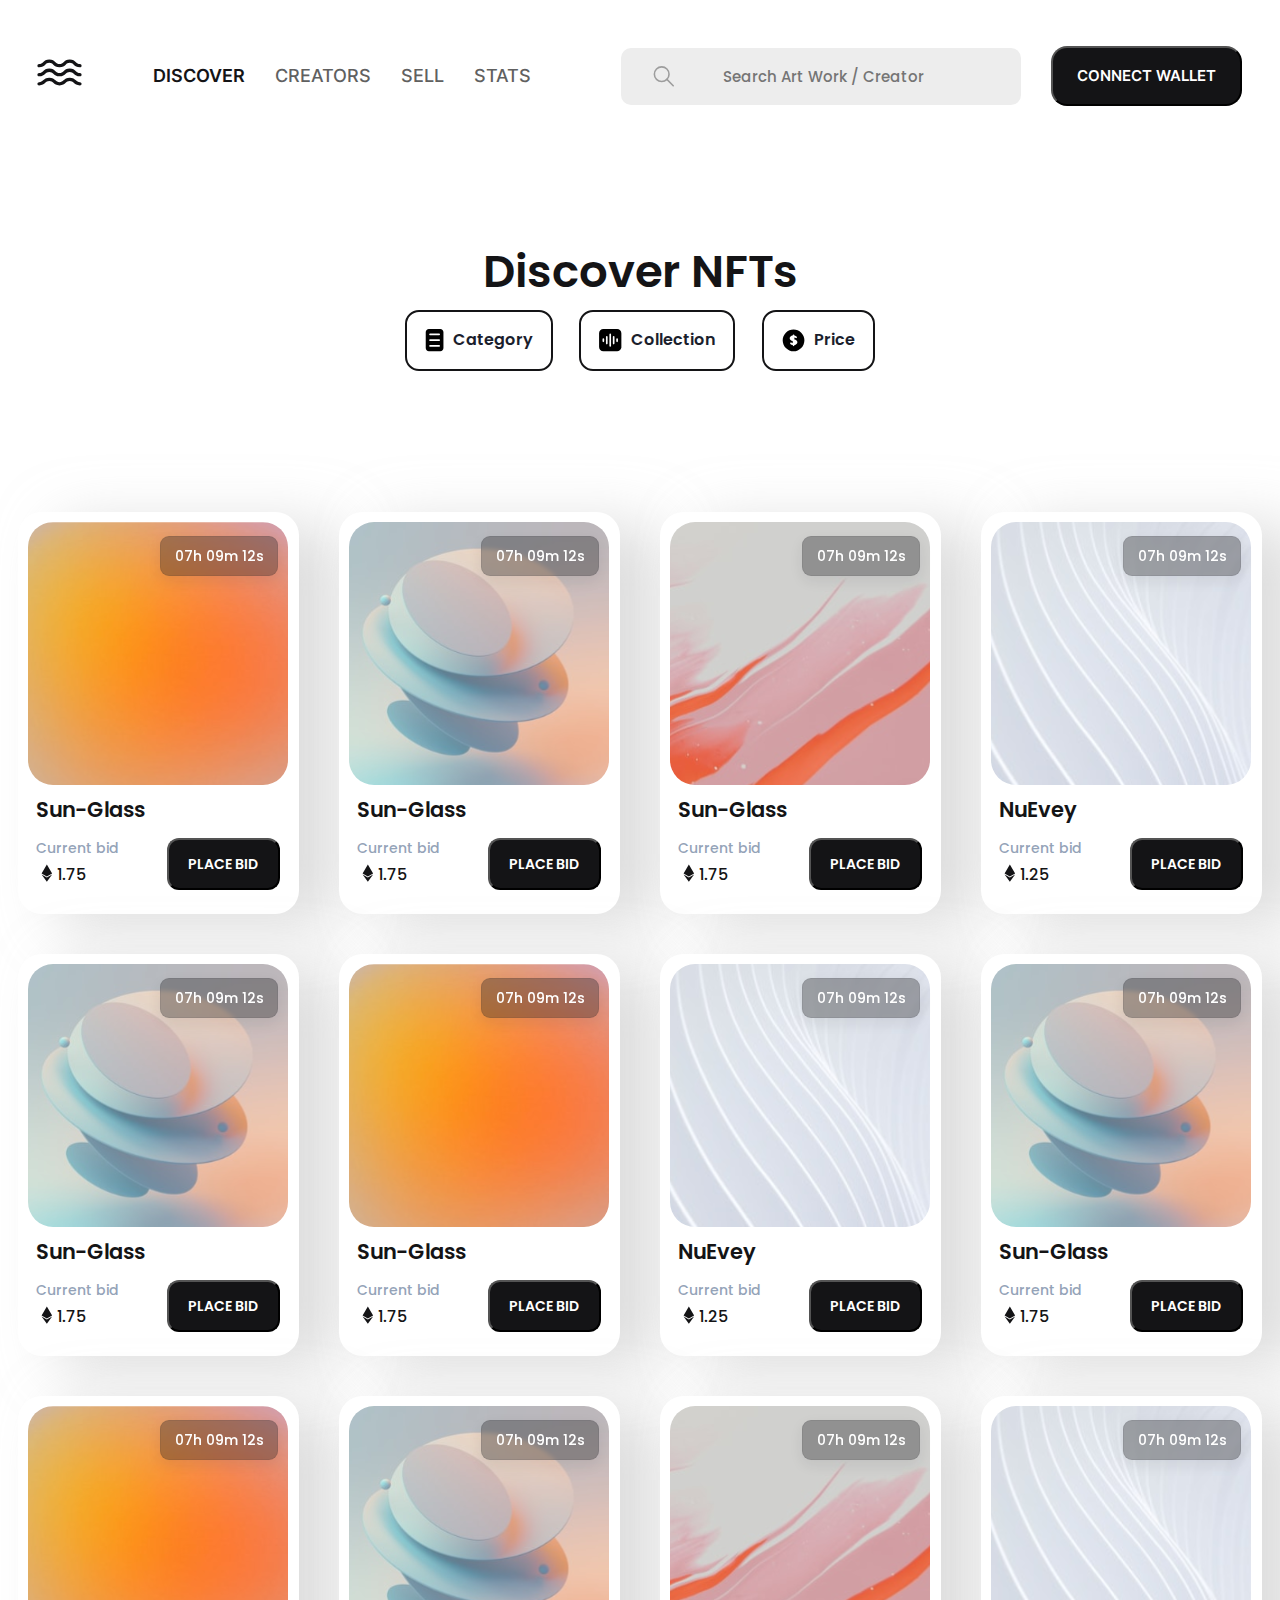
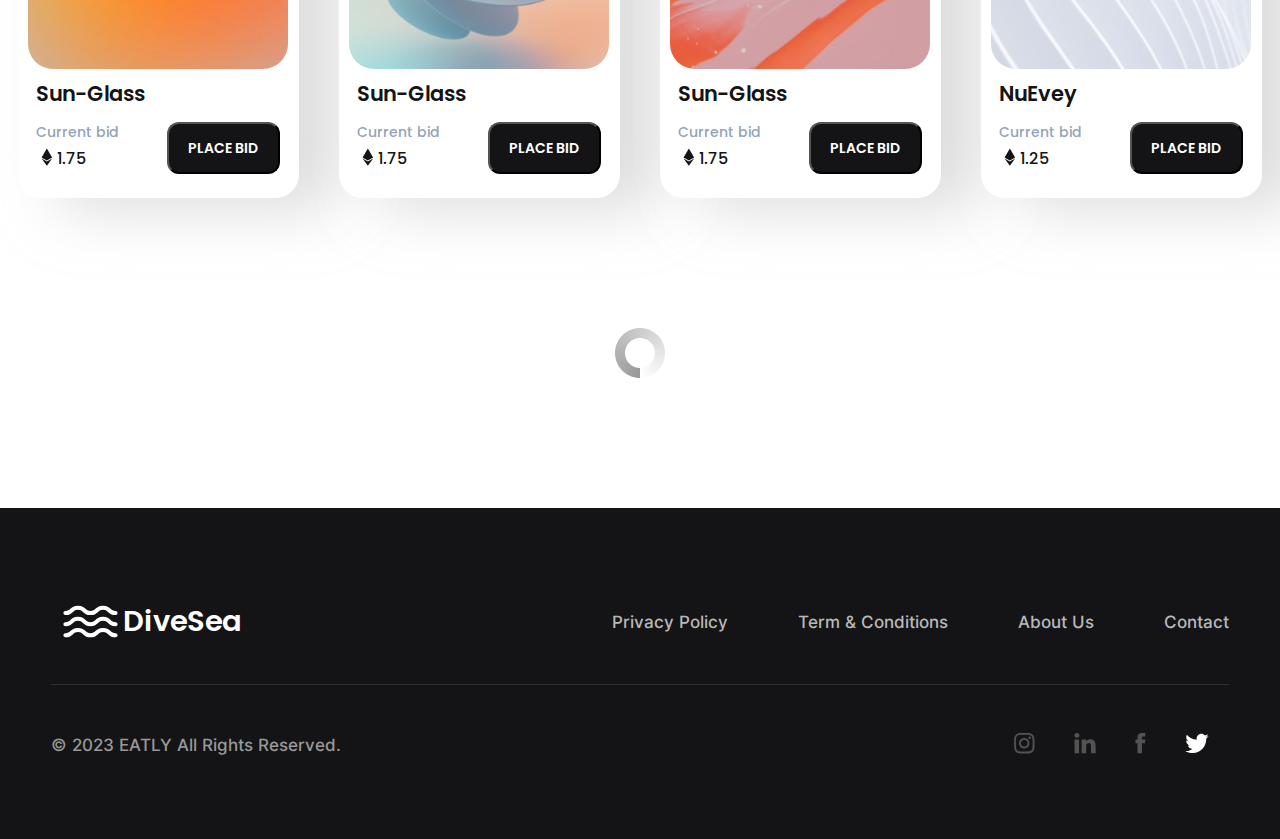
<file: discover.html>
<!DOCTYPE html>
<html lang="en">
<head>
    <meta charset="UTF-8">
    <title>DISCOVER NFT</title>
    <link rel="stylesheet" href="./styles/normalize.css">
    <link rel="stylesheet" href="./styles/interFont.css">
    <link rel="stylesheet" href="./styles/poppinsFont.css">
    <link rel="stylesheet" href="./styles/publicSans.css">
    <link rel="stylesheet" href="./styles/style.css">
</head>
<body>
    <div class="discover-page">
    <div id="header">
        <div class="navigation">
           <div class=logo>
                <a href="./index.html"><img src="./img/logo.svg" alt="Logo"></a>
           </div>
           <div class="menu">
              <div class="menu-link active-link">
                <a href="./discover.html">Discover</a>
              </div>
              <div class="menu-link">
                <a href="./creators.html">Creators</a>
              </div>
              <div class="menu-link">
                <a href="./sell.html">Sell</a>
              </div>
              <div class="menu-link">
                <a href="./stats.html">Stats</a>
              </div>
           </div>
        </div>
        <div class="field">
            <div class="search">
                <img src="./img/search-icon.svg" alt="search_icon" class="search-icon">
                <input type="text" placeholder="Search Art Work / Creator" class="search-field">
            </div>
            <form action="./choose-wallet.html" target="_blank">
                <button class="button">Connect Wallet</button>
            </form> 
        </div>
    </div>
    <div class="Discover-NFTs-header">
        <h1>Discover NFTs</h1>
        <div class="Options">
            <div class="Category">
                <img src="./img/Category.svg">
                <p>Category</p>
            </div>
            <div class="Collection">
                <img src="./img/Collection.svg">
                <p>Collection</p>
            </div>
            <div class="Price">
                <img src="./img/Price.svg">
                <p>Price</p>
            </div>
        </div>
    </div>
    <div id="Content-Discover">
        <div class="nft-card">
            <div class="sg-nft-1">
                <div class="time-bid">
                   <p>07h 09m 12s</p>
                </div>
            </div>
            <h3>Sun-Glass</h3>
            <div class="description-card">
                <div class="bid-box">
                    <p>Current bid</p>
                    <div class="bid">
                      <img src="./img/arrow-icon.svg" alt="Arrow-Icon" class="arrow-icon">
                      <p>1.75</p>
                    </div>
                </div>
                <form action="./product-detail.html" target="_blank">
                   <button class="place-bid">PLACE BID</button>
                </form> 
            </div>
        </div>
        <div class="nft-card">
            <div class="sg-nft-2">
                <div class="time-bid">
                   <p>07h 09m 12s</p>
                </div>
            </div>
           <h3>Sun-Glass</h3>
           <div class="description-card">
               <div class="bid-box">
                   <p>Current bid</p>
                   <div class="bid">
                       <img src="./img/arrow-icon.svg" alt="Arrow-Icon" class="arrow-icon">
                       <p>1.75</p>
                   </div>
                </div>
                <form action="" target="_blank">
                    <button class="place-bid">PLACE BID</button>
                </form> 
            </div>
        </div>
        <div class="nft-card">
            <div class="sg-nft-3">
                <div class="time-bid">
                   <p>07h 09m 12s</p>
                </div>
            </div>
            <h3>Sun-Glass</h3>
            <div class="description-card">
                <div class="bid-box">
                    <p>Current bid</p>
                    <div class="bid">
                        <img src="./img/arrow-icon.svg" alt="Arrow-Icon" class="arrow-icon">
                        <p>1.75</p>
                    </div>
                </div>
                <form action="" target="_blank">
                    <button class="place-bid">PLACE BID</button>
                </form> 
            </div>
        </div>
        <div class="nft-card">
           <div class="ne-nft-1">
               <div class="time-bid">
                  <p>07h 09m 12s</p>
               </div>
           </div>
           <h3>NuEvey</h3>
           <div class="description-card">
               <div class="bid-box">
                   <p>Current bid</p>
                   <div class="bid">
                       <img src="./img/arrow-icon.svg" alt="Arrow-Icon" class="arrow-icon">
                       <p>1.25</p>
                   </div>
               </div>
                <form action="" target="_blank">
                   <button class="place-bid">PLACE BID</button>
               </form> 
           </div>
        </div>
        <div class="nft-card">
        <div class="sg-nft-2">
            <div class="time-bid">
               <p>07h 09m 12s</p>
            </div>
        </div>
       <h3>Sun-Glass</h3>
       <div class="description-card">
           <div class="bid-box">
               <p>Current bid</p>
               <div class="bid">
                   <img src="./img/arrow-icon.svg" alt="Arrow-Icon" class="arrow-icon">
                   <p>1.75</p>
               </div>
            </div>
            <form action="" target="_blank">
                <button class="place-bid">PLACE BID</button>
            </form> 
        </div>
        </div>
        <div class="nft-card">
          <div class="sg-nft-1">
            <div class="time-bid">
              <p>07h 09m 12s</p>
            </div>
          </div>
          <h3>Sun-Glass</h3>
          <div class="description-card">
            <div class="bid-box">
              <p>Current bid</p>
              <div class="bid">
                <img src="./img/arrow-icon.svg" alt="Arrow-Icon" class="arrow-icon">
                <p>1.75</p>
              </div>
            </div>
            <form action="" target="_blank">
              <button class="place-bid">PLACE BID</button>
            </form> 
          </div>
        </div>
        <div class="nft-card">
          <div class="ne-nft-1">
              <div class="time-bid">
                 <p>07h 09m 12s</p>
              </div>
          </div>
          <h3>NuEvey</h3>
          <div class="description-card">
              <div class="bid-box">
                  <p>Current bid</p>
                  <div class="bid">
                      <img src="./img/arrow-icon.svg" alt="Arrow-Icon" class="arrow-icon">
                      <p>1.25</p>
                  </div>
              </div>
               <form action="" target="_blank">
                  <button class="place-bid">PLACE BID</button>
              </form> 
          </div>
      </div>
      <div class="nft-card">
          <div class="sg-nft-2">
              <div class="time-bid">
                 <p>07h 09m 12s</p>
              </div>
          </div>
         <h3>Sun-Glass</h3>
         <div class="description-card">
             <div class="bid-box">
                 <p>Current bid</p>
                 <div class="bid">
                     <img src="./img/arrow-icon.svg" alt="Arrow-Icon" class="arrow-icon">
                     <p>1.75</p>
                 </div>
              </div>
              <form action="" target="_blank">
                  <button class="place-bid">PLACE BID</button>
              </form> 
          </div>
      </div>
      <div class="nft-card">
          <div class="sg-nft-1">
              <div class="time-bid">
                 <p>07h 09m 12s</p>
              </div>
          </div>
          <h3>Sun-Glass</h3>
          <div class="description-card">
              <div class="bid-box">
                  <p>Current bid</p>
                  <div class="bid">
                    <img src="./img/arrow-icon.svg" alt="Arrow-Icon" class="arrow-icon">
                    <p>1.75</p>
                  </div>
              </div>
              <form action="" target="_blank">
                 <button class="place-bid">PLACE BID</button>
              </form> 
          </div>
      </div>
      <div class="nft-card">
          <div class="sg-nft-2">
              <div class="time-bid">
                 <p>07h 09m 12s</p>
              </div>
          </div>
         <h3>Sun-Glass</h3>
         <div class="description-card">
             <div class="bid-box">
                 <p>Current bid</p>
                 <div class="bid">
                     <img src="./img/arrow-icon.svg" alt="Arrow-Icon" class="arrow-icon">
                     <p>1.75</p>
                 </div>
              </div>
              <form action="" target="_blank">
                  <button class="place-bid">PLACE BID</button>
              </form> 
          </div>
      </div>
      <div class="nft-card">
          <div class="sg-nft-3">
              <div class="time-bid">
                 <p>07h 09m 12s</p>
              </div>
          </div>
          <h3>Sun-Glass</h3>
          <div class="description-card">
              <div class="bid-box">
                  <p>Current bid</p>
                  <div class="bid">
                      <img src="./img/arrow-icon.svg" alt="Arrow-Icon" class="arrow-icon">
                      <p>1.75</p>
                  </div>
              </div>
              <form action="" target="_blank">
                  <button class="place-bid">PLACE BID</button>
              </form> 
          </div>
      </div>
      <div class="nft-card">
         <div class="ne-nft-1">
             <div class="time-bid">
                <p>07h 09m 12s</p>
             </div>
         </div>
         <h3>NuEvey</h3>
         <div class="description-card">
             <div class="bid-box">
                 <p>Current bid</p>
                 <div class="bid">
                     <img src="./img/arrow-icon.svg" alt="Arrow-Icon" class="arrow-icon">
                     <p>1.25</p>
                 </div>
             </div>
              <form action="" target="_blank">
                 <button class="place-bid">PLACE BID</button>
             </form> 
         </div>
     </div>
    
  
    </div>
    <img class="loading" src="./img/Loading.jpg" alt="Loading">
    <div id="Footer">
        <div class="Footer-logo-menu">
            <div class="Footer-logo">
               <img src="./img/wave.svg" style="width: 65px;height: 65px;" alt="Wave">
               <p>DiveSea</p>
            </div>
            <div class="Footer-menu">
               <p>Privacy Policy</p>
               <p>Term & Conditions</p>
               <p>About Us</p>
               <p>Contact</p>
            </div>
        </div>
        <span></span>
        <div class="Footer-rights-social">
           <div class="Rights">
               <p>© 2023 EATLY All Rights Reserved.</p>
           </div>
           <div class="Social">
              <img src="./img/instagram-icon.svg" alt="Instagram">
              <img src="./img/soc-icon.svg">
              <img src="./img/facebook-icon.svg" alt="Facebook">
              <img src="./img/twitter-icon.svg" alt="Twitter">
           </div>
        </div>
    </div>
    </div>
</body>
</html>
</file>
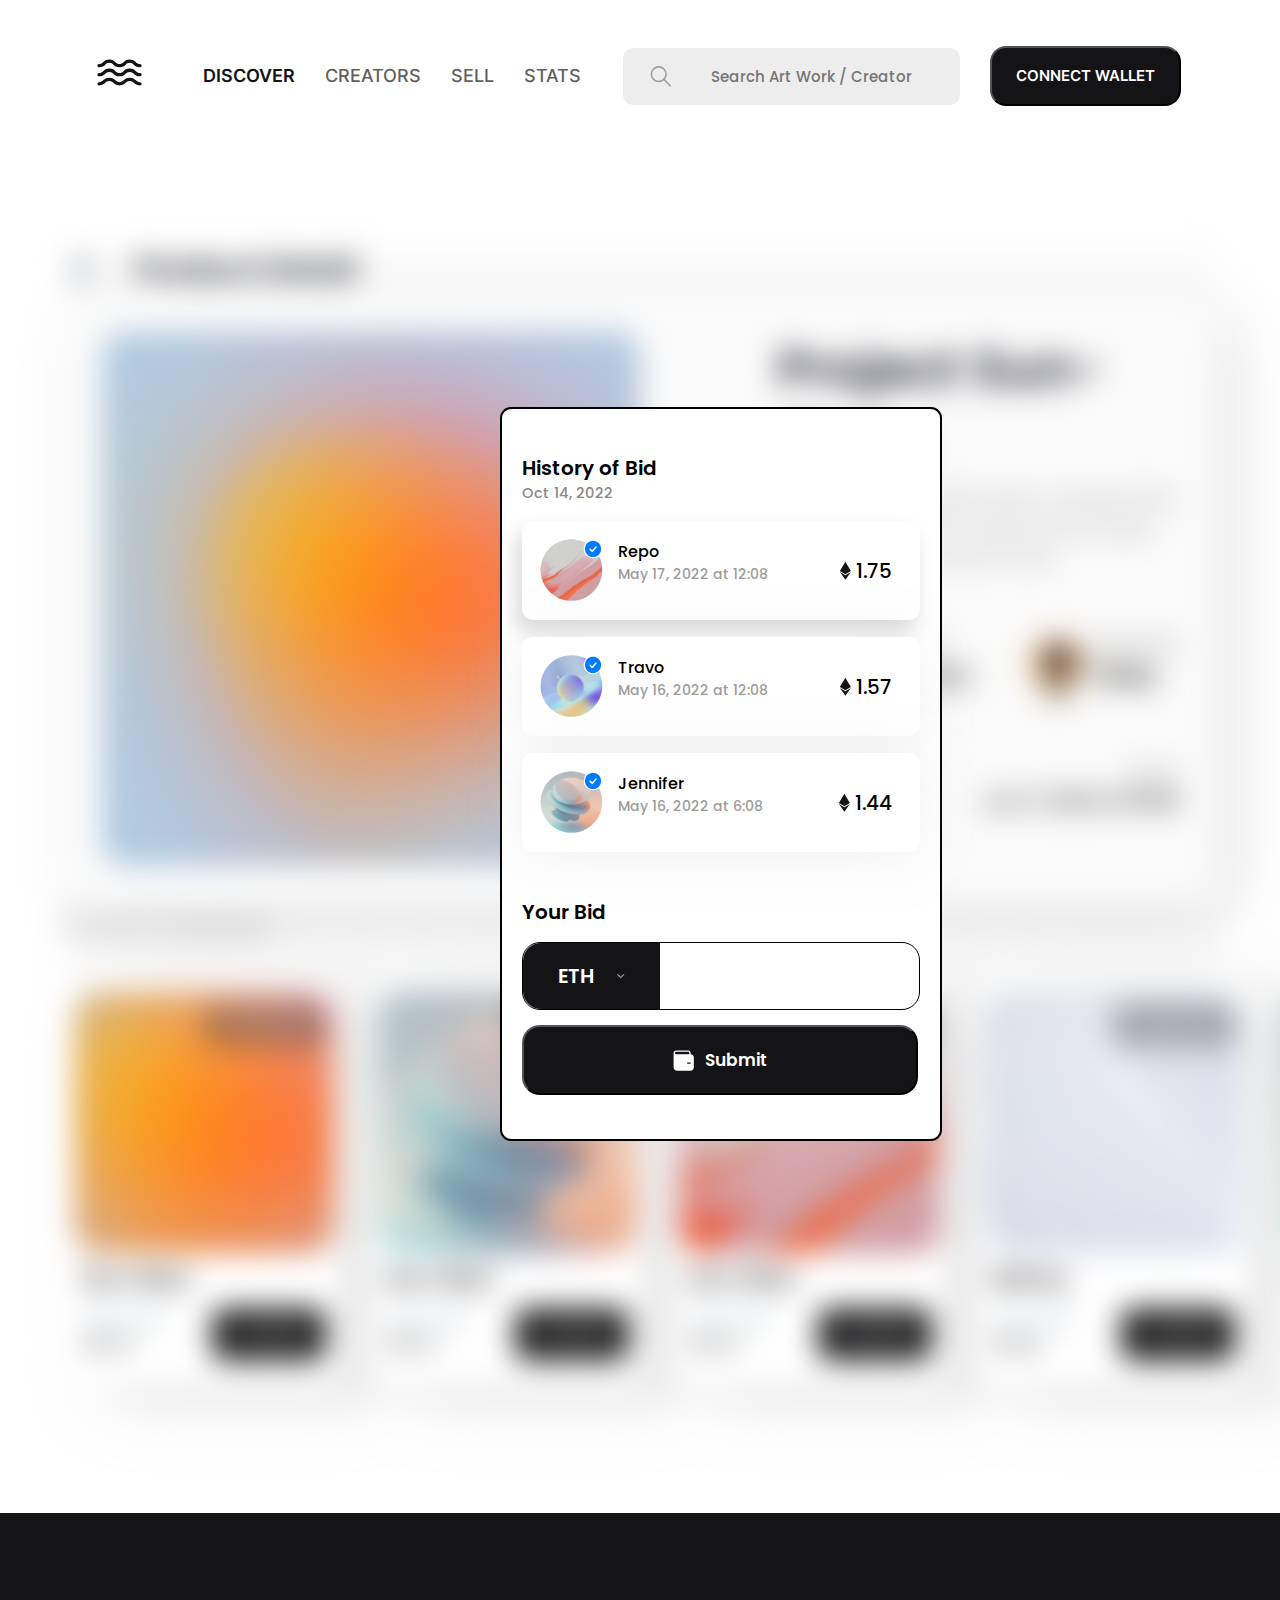
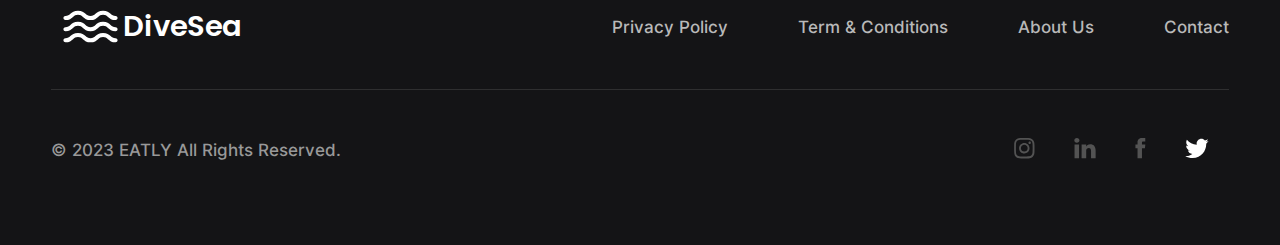
<file: proddet-bid-h.html>
<!DOCTYPE html>
<html lang="en">
<head>
    <meta charset="UTF-8">
    <title>HISTORY OF BID</title>
    <link rel="stylesheet" href="./styles/normalize.css">
    <link rel="stylesheet" href="./styles/interFont.css">
    <link rel="stylesheet" href="./styles/poppinsFont.css">
    <link rel="stylesheet" href="./styles/publicSans.css">
    <link rel="stylesheet" href="./styles/style.css">
</head>
<body>
<div id="Product-Detail-Page">
    <div id="header">
        <div class="navigation">
           <div class=logo>
            <a href="./index.html"><img src="./img/logo.svg" alt="Logo"></a>
           </div>
           <div class="menu">
                <div class="menu-link active-link">
                   <a href="./discover.html">Discover</a>
                </div>
                <div class="menu-link">
                   <a href="./creators.html">Creators</a>
                </div>
                <div class="menu-link">
                   <a href="./sell.html">Sell</a>
                </div>
                <div class="menu-link">
                   <a href="./stats.html">Stats</a>
                </div>
            </div>
        </div>
        <div class="field">
            <div class="search">
                <img src="./img/search-icon.svg" alt="search_icon" class="search-icon">
                <input type="text" placeholder="Search Art Work / Creator" class="search-field">
            </div>
            <form action="./choose-wallet.html" target="_blank">
                 <button class="button">Connect Wallet</button>
            </form> 
        </div>
    </div>
    <div class="blur-page"> 
        <div>
       <div class="Product-Detail">
           <img src="./img/icon-back.svg" alt="Back Icon">
           <h3>Product Detail</h3>
       </div>
       <div class="Detail">
        <div class="Detail-inf">
            <img src="./img/icon-nft-sg.svg" alt="Sun-Glass Cover">
           <div class="Detail-Content">
            <div class="Detail-Content-Header">
                <h1>Project Sun-Glass</h1>
                <p>A collection of 10,000 utility-enabled PFPs that feature a richly diverse and unique pool of rarity-powered traits. </p>
            </div>
            <div class="Detail-Content-Names">
                <div class="Detail-Content-Creator">
                    <div class="Creator-icon">
                        <img src="./img/icon-created.svg" alt="Icon Created">
                    </div>
                    <div class="Creator-Name">
                        <p>Created by</p>
                        <h4>Perperzon</h4>
                    </div>
                </div>
                <div class="Detail-Content-Owner">
                    <div class="Owner-icon">
                        <img src="./img/icon-owner.svg" alt="Owner Icon">
                    </div>
                    <div class="Owner-Name">
                        <p>Owned by</p>
                        <h4>Videz</h4>
                    </div>
                </div>
            </div>
            <div class="Detail-Content-Data">
                <div class="Data-Current-Bid">
                    <p>Current Bid</p>
                    <div class="Data-Current-Bid-Act">
                        <img src="./img/arrow-icon.svg" style="width: 22px;height: 35px" alt="Arrow">
                        <p>1.75</p>
                    </div>
                </div>
                <div class="Data-End-In">
                    <p style="font-size: 17px;color: #8C8C8C;">End in</p>
                    <p>Jun 17, 2023 at 05:08</p>
                </div>
            </div>
            <form action="" target="_blank">
                <button style="width: 90%;margin: 0 auto;" class="place-bid">PLACE BID</button>
            </form> 
           </div>
       </div>
       </div>
       </div>
       <div class="NFT-From-Creator">
        <p>From Creator</p>
        <div class="NFT-Collection-From-Creator">
            <div class="nft-card">
                <div class="sg-nft-1">
                    <div class="time-bid">
                       <p>07h 09m 12s</p>
                    </div>
                </div>
                <h3>Sun-Glass</h3>
                <div class="description-card">
                    <div class="bid-box">
                        <p>Current bid</p>
                        <div class="bid">
                          <img src="./img/arrow-icon.svg" alt="Arrow-Icon" class="arrow-icon">
                          <p>1.75</p>
                        </div>
                    </div>
                    <form action="./product-detail.html" target="_blank">
                       <button class="place-bid">PLACE BID</button>
                    </form> 
                </div>
            </div>
            <div class="nft-card">
                <div class="sg-nft-2">
                    <div class="time-bid">
                       <p>07h 09m 12s</p>
                    </div>
                </div>
               <h3>Sun-Glass</h3>
               <div class="description-card">
                   <div class="bid-box">
                       <p>Current bid</p>
                       <div class="bid">
                           <img src="./img/arrow-icon.svg" alt="Arrow-Icon" class="arrow-icon">
                           <p>1.75</p>
                       </div>
                    </div>
                    <form action="" target="_blank">
                        <button class="place-bid">PLACE BID</button>
                    </form> 
                </div>
            </div>
            <div class="nft-card">
                <div class="sg-nft-3">
                    <div class="time-bid">
                       <p>07h 09m 12s</p>
                    </div>
                </div>
                <h3>Sun-Glass</h3>
                <div class="description-card">
                    <div class="bid-box">
                        <p>Current bid</p>
                        <div class="bid">
                            <img src="./img/arrow-icon.svg" alt="Arrow-Icon" class="arrow-icon">
                            <p>1.75</p>
                        </div>
                    </div>
                    <form action="" target="_blank">
                        <button class="place-bid">PLACE BID</button>
                    </form> 
                </div>
            </div>
            <div class="nft-card">
               <div class="ne-nft-1">
                   <div class="time-bid">
                      <p>07h 09m 12s</p>
                   </div>
               </div>
               <h3>NuEvey</h3>
               <div class="description-card">
                   <div class="bid-box">
                       <p>Current bid</p>
                       <div class="bid">
                           <img src="./img/arrow-icon.svg" alt="Arrow-Icon" class="arrow-icon">
                           <p>1.25</p>
                       </div>
                   </div>
                    <form action="" target="_blank">
                       <button class="place-bid">PLACE BID</button>
                   </form> 
               </div>
           </div>
           <div class="nft-card">
            <div class="sg-nft-2">
                <div class="time-bid">
                   <p>07h 09m 12s</p>
                </div>
            </div>
           <h3>Sun-Glass</h3>
           <div class="description-card">
               <div class="bid-box">
                   <p>Current bid</p>
                   <div class="bid">
                       <img src="./img/arrow-icon.svg" alt="Arrow-Icon" class="arrow-icon">
                       <p>1.75</p>
                   </div>
                </div>
                <form action="" target="_blank">
                    <button class="place-bid">PLACE BID</button>
                </form> 
            </div>
        </div>
        </div>
       </div>
    </div>
    <div class="history-of-bid-pd">
        <div class="content-history-of-bid-pd">
            <div class="content-history-of-bid-h">
                <h4>History of Bid</h4>
                <p>Oct 14, 2022</p>
            </div>
            <div class="content-hob-pd">
               <div class="data-hob">
                   <div class="avatar-01"></div>
                   <div class="name-hob">
                       <h5>Repo</h5>
                       <p>May 17, 2022 at 12:08</p>
                   </div>
                </div>
                <div class="bid-data-hob">
                    <img src="./img/arrow-icon.svg" alt="Arrow">
                    <p>1.75</p>
                </div>
            </div>
            <div class="content-hob-pd" style="box-shadow: 0px 4.5px 54px 0px rgba(197, 197, 197, 0.25);">
                <div class="data-hob">
                    <div class="avatar-02"></div>
                    <div class="name-hob">
                        <h5>Travo</h5>
                        <p>May 16, 2022 at 12:08</p>
                    </div>
                 </div>
                 <div class="bid-data-hob">
                     <img src="./img/arrow-icon.svg" alt="Arrow">
                     <p>1.57</p>
                 </div>
            </div>
            <div class="content-hob-pd" style="box-shadow: 0px 4.5px 54px 0px rgba(197, 197, 197, 0.25);">
                <div class="data-hob">
                    <div class="avatar-03"></div>
                    <div class="name-hob">
                        <h5>Jennifer</h5>
                        <p>May 16, 2022 at 6:08</p>
                    </div>
                 </div>
                 <div class="bid-data-hob">
                     <img src="./img/arrow-icon.svg" alt="Arrow">
                     <p>1.44</p>
                 </div>
            </div>
        </div>
        <div class="your-bid-hob">
            <h4>Your Bid</h4>
            <div class="your-bid-field">
                <div class="bid-field-eth">
                   <p>ETH</p>
                   <img src="./img/arrow-icon-down.svg" style="width: 8px;height: 16px;" alt="Arrow Down">
                </div>
            </div>
            <form action="" target="_blank">
                <button class="bid-submit"><img src="./img/purse-icon.svg" alt="Purse">Submit</button>
            </form> 
        </div>
    </div>
</div>
    <div id="Footer">
        <div class="Footer-logo-menu">
            <div class="Footer-logo">
               <img src="./img/wave.svg" style="width: 65px;height: 65px" alt="Wave">
               <p>DiveSea</p>
            </div>
            <div class="Footer-menu">
               <p>Privacy Policy</p>
               <p>Term & Conditions</p>
               <p>About Us</p>
               <p>Contact</p>
            </div>
        </div>
        <span></span>
        <div class="Footer-rights-social">
           <div class="Rights">
               <p>© 2023 EATLY All Rights Reserved.</p>
           </div>
           <div class="Social">
              <img src="./img/instagram-icon.svg" alt="Instagram">
              <img src="./img/soc-icon.svg">
              <img src="./img/facebook-icon.svg" alt="Facebook">
              <img src="./img/twitter-icon.svg" alt="Twitter">
           </div>
        </div>
    </div>

</body>
</file>
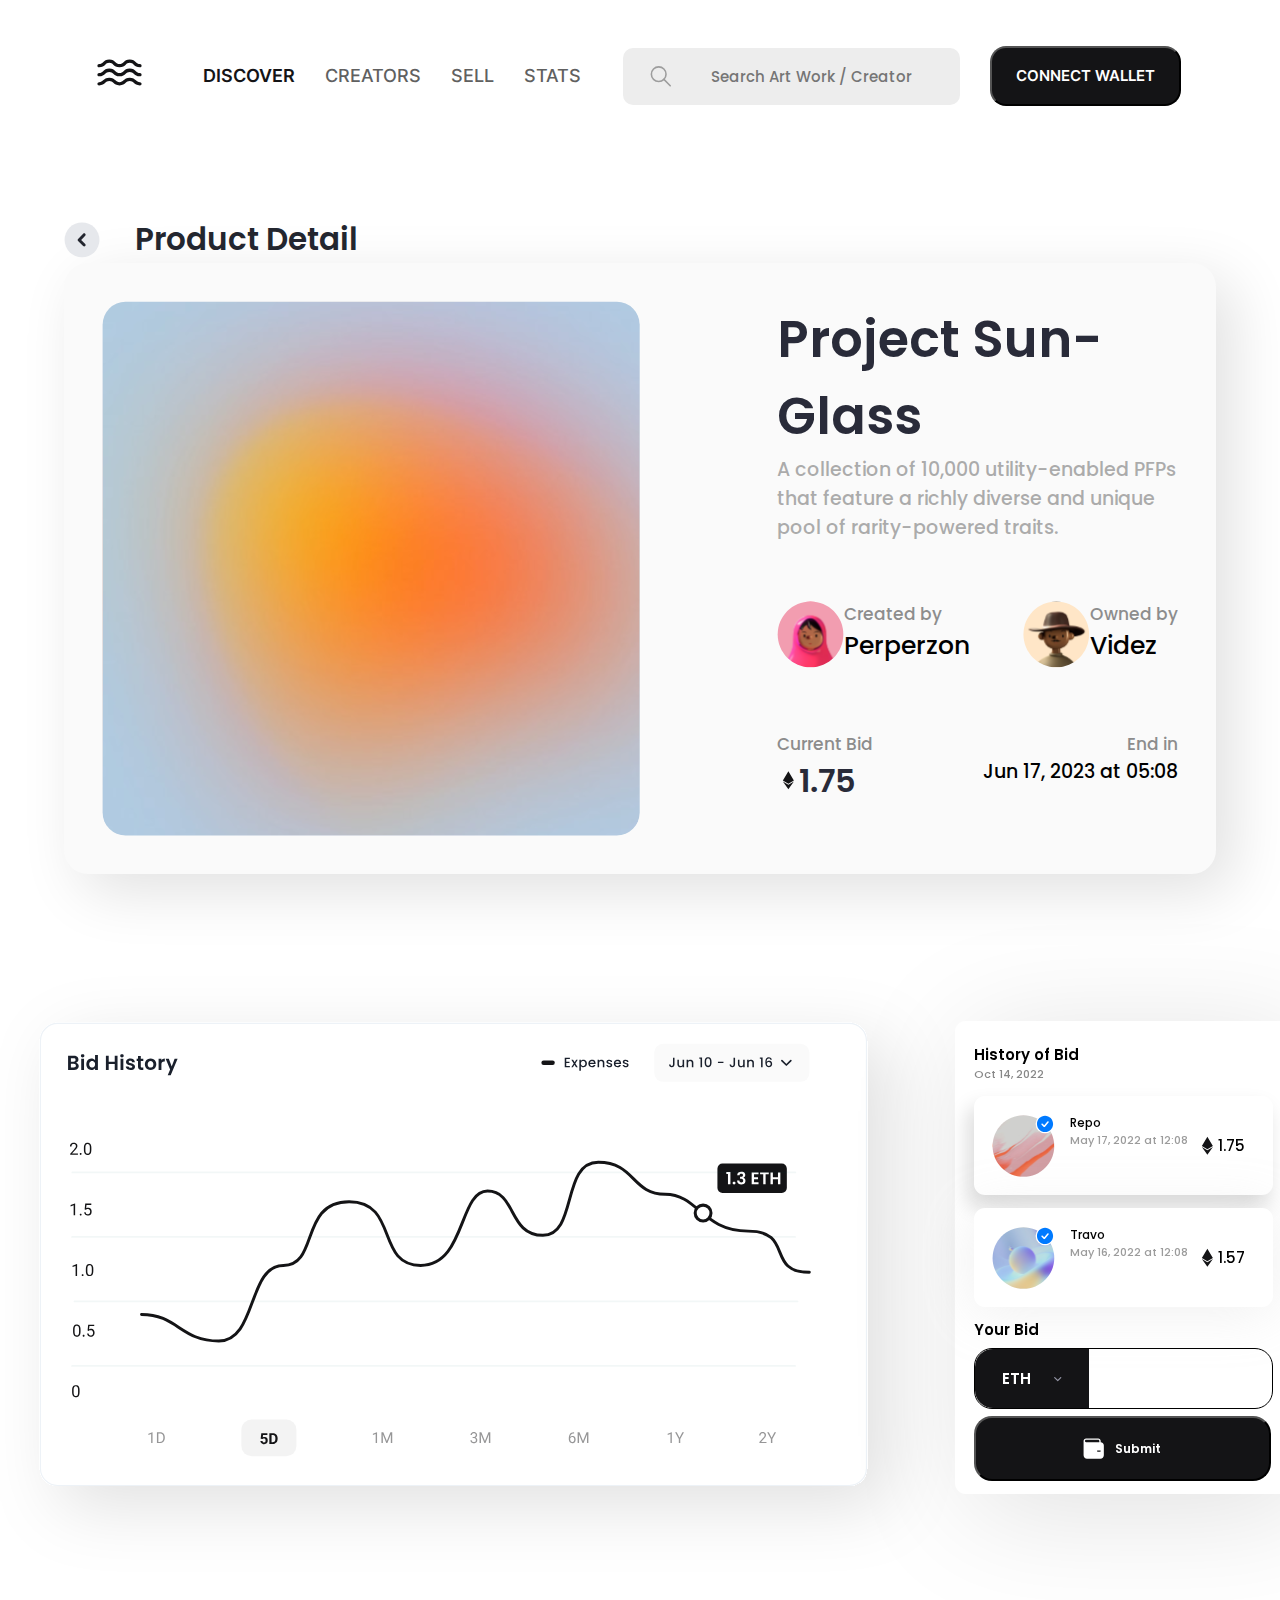
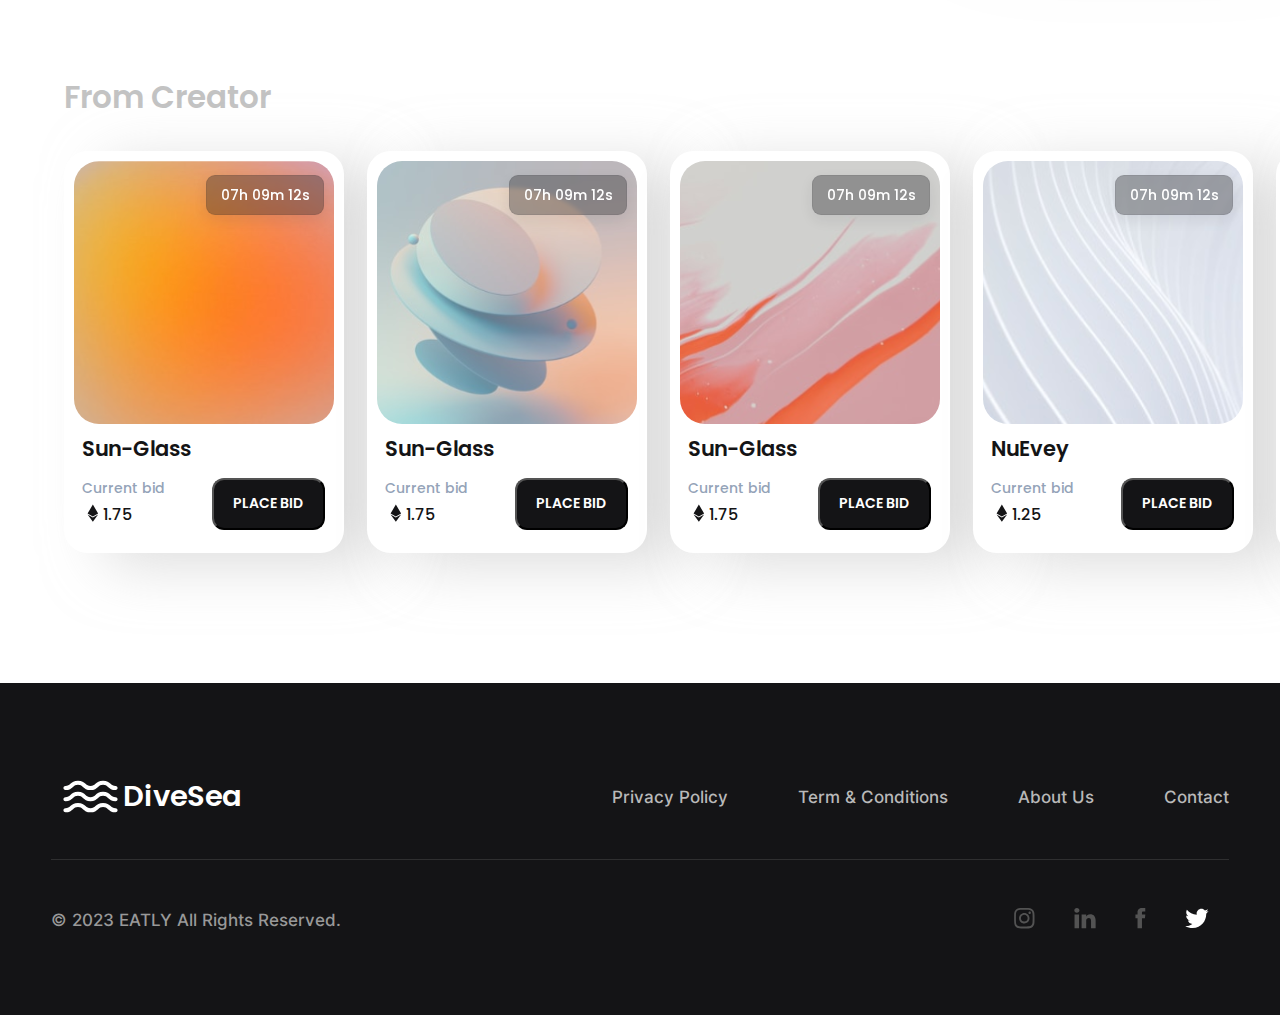
<file: product-detail v2.html>
<!DOCTYPE html>
<html lang="en">
<head>
    <meta charset="UTF-8">
    <title>PRODUCT DETAILS</title>
    <link rel="stylesheet" href="./styles/normalize.css">
    <link rel="stylesheet" href="./styles/interFont.css">
    <link rel="stylesheet" href="./styles/poppinsFont.css">
    <link rel="stylesheet" href="./styles/publicSans.css">
    <link rel="stylesheet" href="./styles/style.css">
</head>
<body>
<div id="Product-Detail-Page" style="gap: 100px;">
    <div id="header">
        <div class="navigation">
           <div class=logo>
            <a href="./index.html"><img src="./img/logo.svg" alt="Logo"></a>
           </div>
           <div class="menu">
                <div class="menu-link active-link">
                   <a href="./discover.html">Discover</a>
                </div>
                <div class="menu-link">
                   <a href="./creators.html">Creators</a>
                </div>
                <div class="menu-link">
                   <a href="./sell.html">Sell</a>
                </div>
                <div class="menu-link">
                   <a href="./stats.html">Stats</a>
                </div>
            </div>
        </div>
        <div class="field">
            <div class="search">
                <img src="./img/search-icon.svg" alt="search_icon" class="search-icon">
                <input type="text" placeholder="Search Art Work / Creator" class="search-field">
            </div>
            <form action="./choose-wallet.html" target="_blank">
                <button class="button">Connect Wallet</button>
            </form> 
        </div>
    </div>
    <div>
       <div class="Product-Detail">
           <img src="./img/icon-back.svg" alt="Back">
           <h3>Product Detail</h3>
       </div>
       <div class="Detail">
        <div class="Detail-inf">
            <img src="./img/icon-nft-sg.svg" alt="Sun-Glass Cover">
           <div class="Detail-Content">
                <div class="Detail-Content-Header">
                    <h1>Project Sun-Glass</h1>
                    <p>A collection of 10,000 utility-enabled PFPs that feature a richly diverse and unique pool of rarity-powered traits. </p>
                 </div>
            <div class="Detail-Content-Names">
                <div class="Detail-Content-Creator">
                    <div class="Creator-icon">
                        <img src="./img/icon-created.svg" alt="Creator Icon">
                    </div>
                    <div class="Creator-Name">
                        <p>Created by</p>
                        <h4>Perperzon</h4>
                    </div>
                </div>
                <div class="Detail-Content-Owner">
                    <div class="Owner-icon">
                        <img src="./img/icon-owner.svg" alt="Owner Icon">
                    </div>
                    <div class="Owner-Name">
                        <p>Owned by</p>
                        <h4>Videz</h4>
                    </div>
                </div>
            </div>
            <div class="Detail-Content-Data">
                <div class="Data-Current-Bid">
                    <p>Current Bid</p>
                    <div class="Data-Current-Bid-Act">
                        <img src="./img/arrow-icon.svg" style="width: 22px;height: 35px" alt="Arrow">
                        <p>1.75</p>
                    </div>
                </div>
                <div class="Data-End-In">
                    <p style="font-size: 17px;color: #8C8C8C;">End in</p>
                    <p>Jun 17, 2023 at 05:08</p>
                </div>
            </div>
            <form action="./proddet-bid-h.html" target="_blank">
                <button style="width: 90%;margin: 0 auto;" class="place-bid">PLACE BID</button>
            </form> 
           </div>
       </div>
       </div>
    </div>
    <div class="history-of-bid-v2">
        <img src="./img/bid-history-gra.svg" style="width: 1068px;height: 600px;margin-left: -73px;">
        <div class="history-of-bid-pdv2" style="gap: 11px;">
            <div class="content-history-of-bid-pd" style="gap: 13px;">
                <div class="content-history-of-bid-h">
                    <h4 style="font-size: 15px;">History of Bid</h4>
                    <p style="font-size: 11px;">Oct 14, 2022</p>
                 </div>
            <div class="content-hob-pd">
               <div class="data-hob">
                   <div class="avatar-01"></div>
                   <div class="name-hob">
                       <h5 style="font-size: 12px;">Repo</h5>
                       <p style="font-size: 11px;">May 17, 2022 at 12:08</p>
                   </div>
                </div>
                <div class="bid-data-hob">
                    <img src="./img/arrow-icon.svg" alt="Arrow">
                    <p style="font-size: 15px;">1.75</p>
                </div>
            </div>
            <div class="content-hob-pd" style="box-shadow: 0px 4.5px 54px 0px rgba(197, 197, 197, 0.25);">
                <div class="data-hob">
                    <div class="avatar-02"></div>
                    <div class="name-hob">
                        <h5 style="font-size: 12px;">Travo</h5>
                        <p style="font-size: 11px;">May 16, 2022 at 12:08</p>
                    </div>
                 </div>
                 <div class="bid-data-hob">
                     <img src="./img/arrow-icon.svg" alt="Arrow">
                     <p style="font-size: 15px;">1.57</p>
                 </div>
            </div>
        </div>
        <div class="your-bid-hob" style="gap: 7px;">
            <h4 style="font-size: 15px;">Your Bid</h4>
            <div class="your-bid-field" style="width: 297px;">
                <div class="bid-field-eth">
                   <p style="font-size: 15px;">ETH</p>
                   <img src="./img/arrow-icon-down.svg" style="width: 8px;height: 16px;" alt="Arrow Down">
                </div>
            </div>
            <form action="" target="_blank">
                <button class="bid-submit" style="font-size: 12px;width: 297px;"><img src="./img/purse-icon.svg" alt="Purse">Submit</button>
            </form> 
        </div>
        </div>
    </div>
    <div class="NFT-From-Creator">
        <p>From Creator</p>
        <div class="NFT-Collection-From-Creator">
            <div class="nft-card">
                <div class="sg-nft-1">
                    <div class="time-bid">
                       <p>07h 09m 12s</p>
                    </div>
                </div>
                <h3>Sun-Glass</h3>
                <div class="description-card">
                    <div class="bid-box">
                        <p>Current bid</p>
                        <div class="bid">
                          <img src="./img/arrow-icon.svg" alt="Arrow-Icon" class="arrow-icon">
                          <p>1.75</p>
                        </div>
                    </div>
                    <form action="" target="_blank">
                       <button class="place-bid">PLACE BID</button>
                    </form> 
                </div>
            </div>
            <div class="nft-card">
                <div class="sg-nft-2">
                    <div class="time-bid">
                       <p>07h 09m 12s</p>
                    </div>
                </div>
               <h3>Sun-Glass</h3>
               <div class="description-card">
                   <div class="bid-box">
                       <p>Current bid</p>
                       <div class="bid">
                           <img src="./img/arrow-icon.svg" alt="Arrow-Icon" class="arrow-icon">
                           <p>1.75</p>
                       </div>
                    </div>
                    <form action="" target="_blank">
                        <button class="place-bid">PLACE BID</button>
                    </form> 
                </div>
            </div>
            <div class="nft-card">
                <div class="sg-nft-3">
                    <div class="time-bid">
                       <p>07h 09m 12s</p>
                    </div>
                </div>
                <h3>Sun-Glass</h3>
                <div class="description-card">
                    <div class="bid-box">
                        <p>Current bid</p>
                        <div class="bid">
                            <img src="./img/arrow-icon.svg" alt="Arrow-Icon" class="arrow-icon">
                            <p>1.75</p>
                        </div>
                    </div>
                    <form action="" target="_blank">
                        <button class="place-bid">PLACE BID</button>
                    </form> 
                </div>
            </div>
            <div class="nft-card">
               <div class="ne-nft-1">
                   <div class="time-bid">
                      <p>07h 09m 12s</p>
                   </div>
               </div>
               <h3>NuEvey</h3>
               <div class="description-card">
                   <div class="bid-box">
                       <p>Current bid</p>
                       <div class="bid">
                           <img src="./img/arrow-icon.svg" alt="Arrow-Icon" class="arrow-icon">
                           <p>1.25</p>
                       </div>
                   </div>
                    <form action="" target="_blank">
                       <button class="place-bid">PLACE BID</button>
                   </form> 
               </div>
           </div>
           <div class="nft-card">
            <div class="sg-nft-2">
                <div class="time-bid">
                   <p>07h 09m 12s</p>
                </div>
            </div>
           <h3>Sun-Glass</h3>
           <div class="description-card">
               <div class="bid-box">
                   <p>Current bid</p>
                   <div class="bid">
                       <img src="./img/arrow-icon.svg" alt="Arrow-Icon" class="arrow-icon">
                       <p>1.75</p>
                   </div>
                </div>
                <form action="" target="_blank">
                    <button class="place-bid">PLACE BID</button>
                </form> 
            </div>
        </div>
        </div>
    </div>
</div>
    <div id="Footer">
        <div class="Footer-logo-menu">
            <div class="Footer-logo">
               <img src="./img/wave.svg" style="width: 65px;height: 65px" alt="Wave">
               <p>DiveSea</p>
            </div>
            <div class="Footer-menu">
               <p>Privacy Policy</p>
               <p>Term & Conditions</p>
               <p>About Us</p>
               <p>Contact</p>
            </div>
        </div>
        <span></span>
        <div class="Footer-rights-social">
           <div class="Rights">
               <p>© 2023 EATLY All Rights Reserved.</p>
           </div>
           <div class="Social">
              <img src="./img/instagram-icon.svg" alt="Instagram">
              <img src="./img/soc-icon.svg">
              <img src="./img/facebook-icon.svg" alt="Facebook">
              <img src="./img/twitter-icon.svg" alt="Twitter">
           </div>
        </div>
    </div>

</body>
</file>
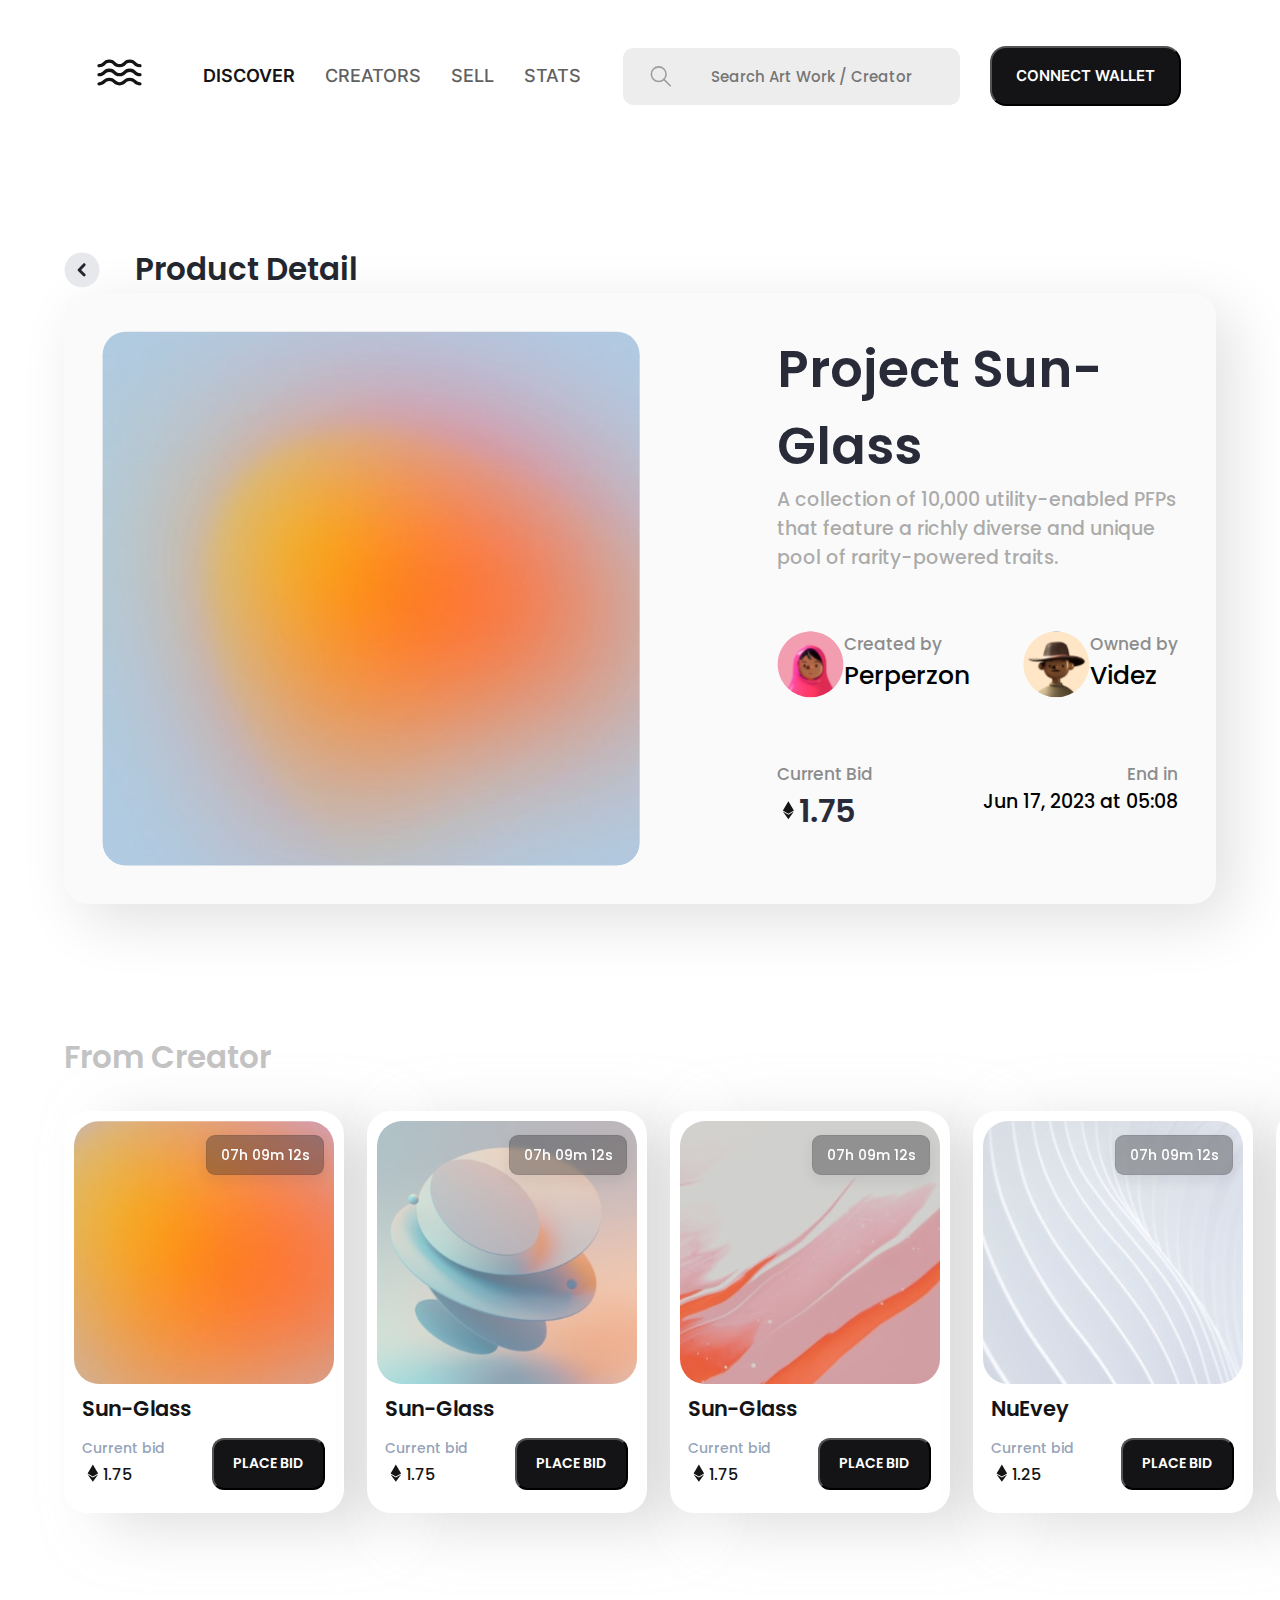
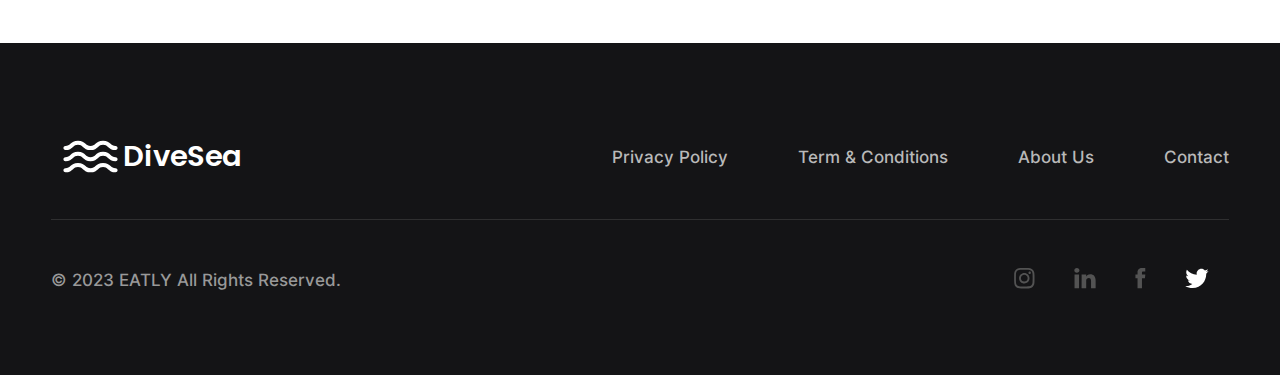
<file: product-detail.html>
<!DOCTYPE html>
<html lang="en">
<head>
    <meta charset="UTF-8">
    <title>PRODUCT DETAILS</title>
    <link rel="stylesheet" href="./styles/normalize.css">
    <link rel="stylesheet" href="./styles/interFont.css">
    <link rel="stylesheet" href="./styles/poppinsFont.css">
    <link rel="stylesheet" href="./styles/publicSans.css">
    <link rel="stylesheet" href="./styles/style.css">
</head>
<body>
<div id="Product-Detail-Page">
    <div id="header">
        <div class="navigation">
           <div class=logo>
            <a href="./index.html"><img src="./img/logo.svg" alt="Logo"></a>
           </div>
           <div class="menu">
                <div class="menu-link active-link">
                   <a href="./discover.html">Discover</a>
                </div>
                <div class="menu-link">
                   <a href="./creators.html">Creators</a>
                </div>
                <div class="menu-link">
                   <a href="./sell.html">Sell</a>
                </div>
                <div class="menu-link">
                   <a href="./stats.html">Stats</a>
                </div>
            </div>
        </div>
        <div class="field">
            <div class="search">
                <img src="./img/search-icon.svg" alt="search_icon" class="search-icon">
                <input type="text" placeholder="Search Art Work / Creator" class="search-field">
            </div>
            <form action="./choose-wallet.html" target="_blank">
                <button class="button">Connect Wallet</button>
            </form> 
        </div>
    </div>
    <div>
       <div class="Product-Detail">
           <img src="./img/icon-back.svg" alt="Back">
           <h3>Product Detail</h3>
       </div>
       <div class="Detail">
            <div class="Detail-inf">
                <img src="./img/icon-nft-sg.svg" alt="Sun-Glass Cover">
                <div class="Detail-Content">
                    <div class="Detail-Content-Header">
                        <h1>Project Sun-Glass</h1>
                        <p>A collection of 10,000 utility-enabled PFPs that feature a richly diverse and unique pool of rarity-powered traits. </p>
                    </div>
                <div class="Detail-Content-Names">
                    <div class="Detail-Content-Creator">
                        <div class="Creator-icon">
                            <img src="./img/icon-created.svg" alt="Creator Icon">
                         </div>
                         <div class="Creator-Name">
                            <p>Created by</p>
                             <h4>Perperzon</h4>
                         </div>
                    </div>
                     <div class="Detail-Content-Owner">
                        <div class="Owner-icon">
                            <img src="./img/icon-owner.svg" alt="Owner Icon">
                         </div>
                         <div class="Owner-Name">
                            <p>Owned by</p>
                            <h4>Videz</h4>
                        </div>
                     </div>
                </div>
            <div class="Detail-Content-Data">
                <div class="Data-Current-Bid">
                    <p>Current Bid</p>
                    <div class="Data-Current-Bid-Act">
                        <img src="./img/arrow-icon.svg" style="width: 22px;height: 35px" alt="Arrow">
                        <p>1.75</p>
                    </div>
                </div>
                <div class="Data-End-In">
                    <p style="font-size: 17px;color: #8C8C8C;">End in</p>
                    <p>Jun 17, 2023 at 05:08</p>
                </div>
            </div>
            <form action="./proddet-bid-h.html" target="_blank">
                <button style="width: 90%;margin: 0 auto;" class="place-bid">PLACE BID</button>
            </form> 
           </div>
       </div>
       </div>
    </div>
    <div class="NFT-From-Creator">
        <p>From Creator</p>
        <div class="NFT-Collection-From-Creator">
            <div class="nft-card">
                <div class="sg-nft-1">
                    <div class="time-bid">
                       <p>07h 09m 12s</p>
                    </div>
                </div>
                <h3>Sun-Glass</h3>
                <div class="description-card">
                    <div class="bid-box">
                        <p>Current bid</p>
                        <div class="bid">
                          <img src="./img/arrow-icon.svg" alt="Arrow-Icon" class="arrow-icon">
                          <p>1.75</p>
                        </div>
                    </div>
                    <form action="" target="_blank">
                       <button class="place-bid">PLACE BID</button>
                    </form> 
                </div>
            </div>
            <div class="nft-card">
                <div class="sg-nft-2">
                    <div class="time-bid">
                       <p>07h 09m 12s</p>
                    </div>
                </div>
               <h3>Sun-Glass</h3>
               <div class="description-card">
                   <div class="bid-box">
                       <p>Current bid</p>
                       <div class="bid">
                           <img src="./img/arrow-icon.svg" alt="Arrow-Icon" class="arrow-icon">
                           <p>1.75</p>
                       </div>
                    </div>
                    <form action="" target="_blank">
                        <button class="place-bid">PLACE BID</button>
                    </form> 
                </div>
            </div>
            <div class="nft-card">
                <div class="sg-nft-3">
                    <div class="time-bid">
                       <p>07h 09m 12s</p>
                    </div>
                </div>
                <h3>Sun-Glass</h3>
                <div class="description-card">
                    <div class="bid-box">
                        <p>Current bid</p>
                        <div class="bid">
                            <img src="./img/arrow-icon.svg" alt="Arrow-Icon" class="arrow-icon">
                            <p>1.75</p>
                        </div>
                    </div>
                    <form action="" target="_blank">
                        <button class="place-bid">PLACE BID</button>
                    </form> 
                </div>
            </div>
            <div class="nft-card">
               <div class="ne-nft-1">
                   <div class="time-bid">
                      <p>07h 09m 12s</p>
                   </div>
               </div>
               <h3>NuEvey</h3>
               <div class="description-card">
                   <div class="bid-box">
                       <p>Current bid</p>
                       <div class="bid">
                           <img src="./img/arrow-icon.svg" alt="Arrow-Icon" class="arrow-icon">
                           <p>1.25</p>
                       </div>
                   </div>
                    <form action="" target="_blank">
                       <button class="place-bid">PLACE BID</button>
                   </form> 
               </div>
           </div>
           <div class="nft-card">
            <div class="sg-nft-2">
                <div class="time-bid">
                   <p>07h 09m 12s</p>
                </div>
            </div>
           <h3>Sun-Glass</h3>
           <div class="description-card">
               <div class="bid-box">
                   <p>Current bid</p>
                   <div class="bid">
                       <img src="./img/arrow-icon.svg" alt="Arrow-Icon" class="arrow-icon">
                       <p>1.75</p>
                   </div>
                </div>
                <form action="" target="_blank">
                    <button class="place-bid">PLACE BID</button>
                </form> 
            </div>
        </div>
        </div>
    </div>
</div>
    <div id="Footer">
        <div class="Footer-logo-menu">
            <div class="Footer-logo">
               <img src="./img/wave.svg" style="width: 65px;height: 65px" alt="Wave">
               <p>DiveSea</p>
            </div>
            <div class="Footer-menu">
               <p>Privacy Policy</p>
               <p>Term & Conditions</p>
               <p>About Us</p>
               <p>Contact</p>
            </div>
        </div>
        <span></span>
        <div class="Footer-rights-social">
           <div class="Rights">
               <p>© 2023 EATLY All Rights Reserved.</p>
           </div>
           <div class="Social">
              <img src="./img/instagram-icon.svg" alt="Instagram">
              <img src="./img/soc-icon.svg">
              <img src="./img/facebook-icon.svg" alt="Facebook">
              <img src="./img/twitter-icon.svg" alt="Twitter">
           </div>
        </div>
    </div>
</body>
</file>
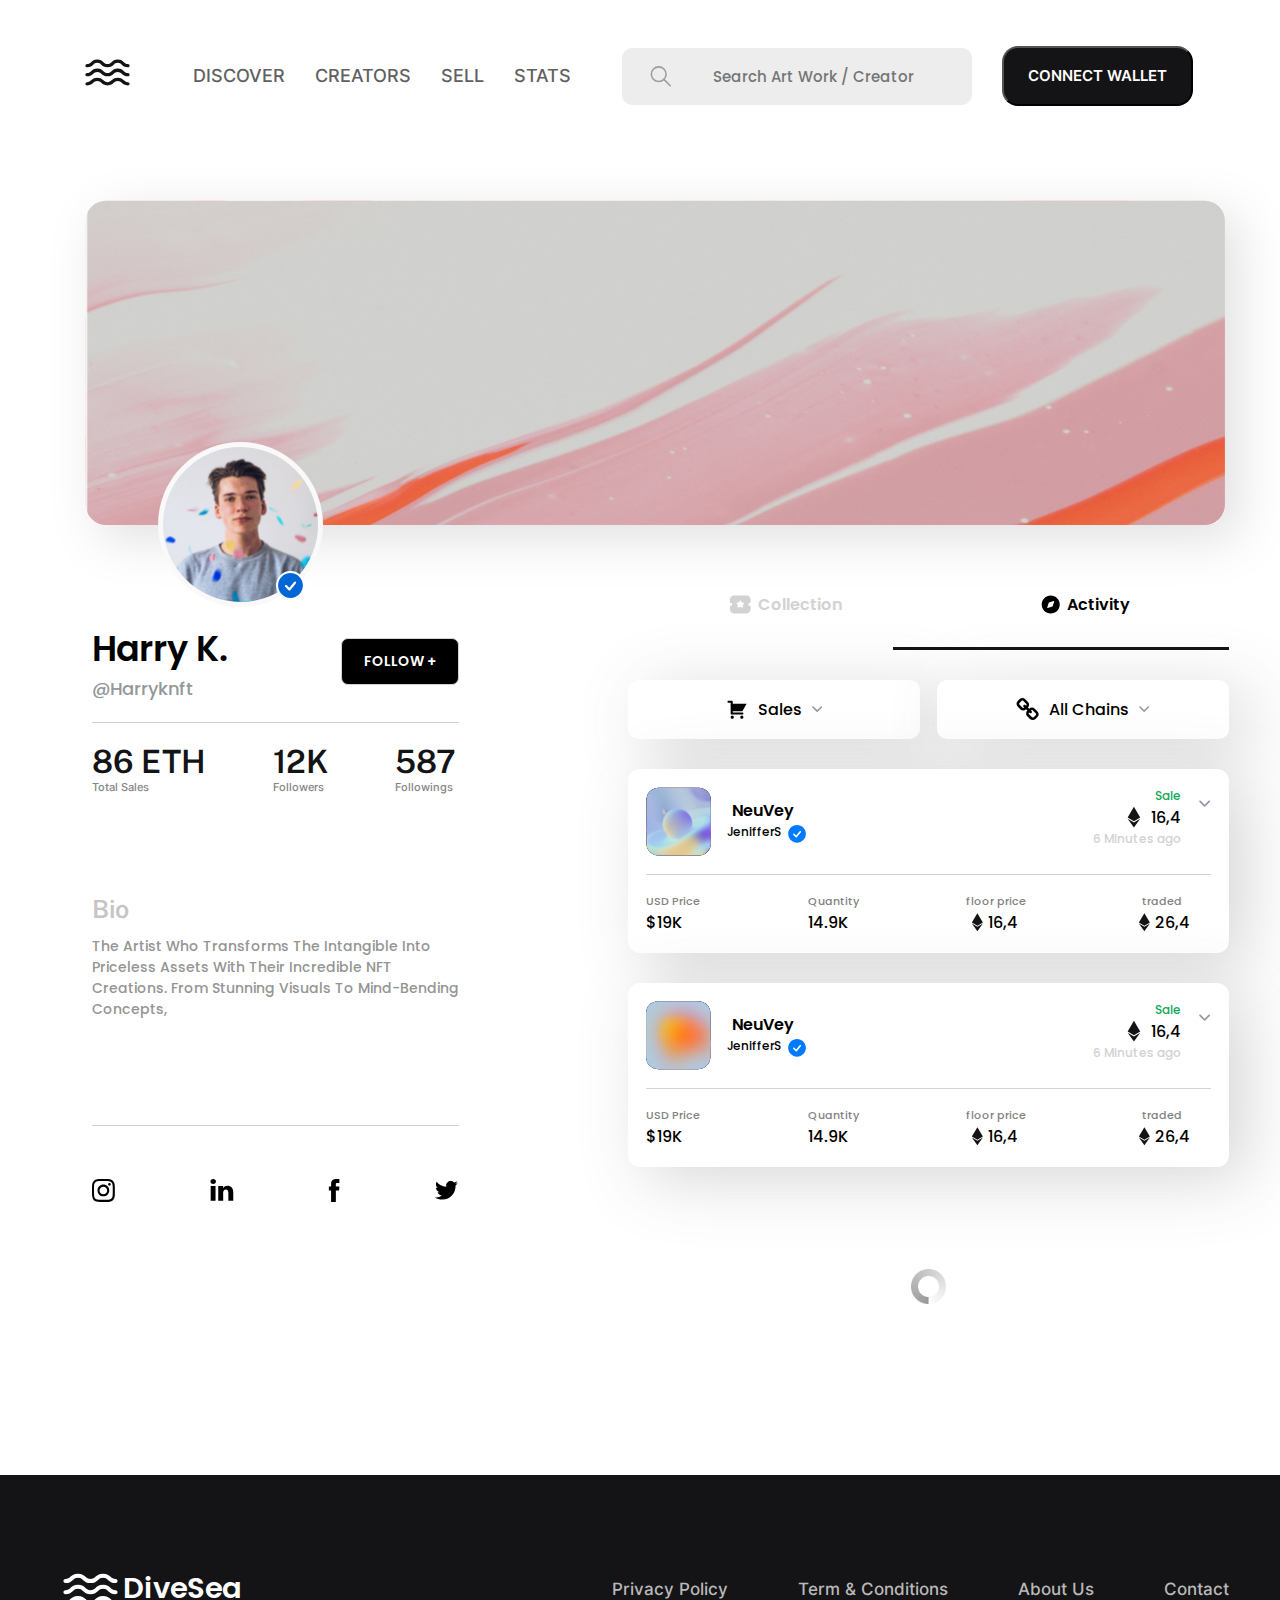
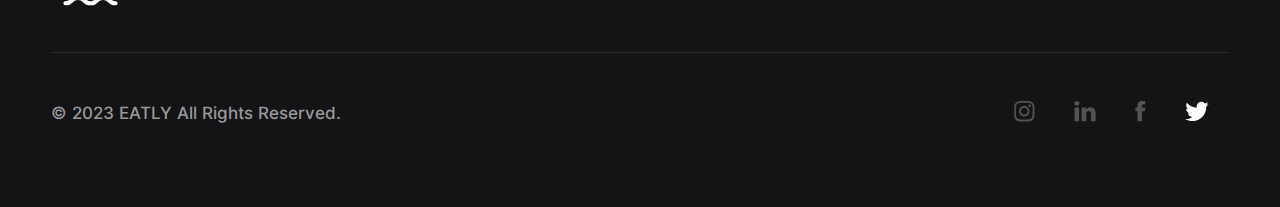
<file: profile-activity.html>
<!DOCTYPE html>
<html lang="en">
<head>
    <meta charset="UTF-8">
    <title>PROFILE ACTIVITY</title>
    <link rel="stylesheet" href="./styles/normalize.css">
    <link rel="stylesheet" href="./styles/interFont.css">
    <link rel="stylesheet" href="./styles/poppinsFont.css">
    <link rel="stylesheet" href="./styles/publicSans.css">
    <link rel="stylesheet" href="./styles/style.css">
</head>
<body>
    <div class="profile-page">
        <div id="header">
            <div class="navigation">
               <div class=logo>
                <a href="./index.html"><img src="./img/logo.svg" alt="Logo"></a>
               </div>
               <div class="menu">
                  <div class="menu-link">
                    <a href="./discover.html">Discover</a>
                  </div>
                  <div class="menu-link">
                    <a href="./creators.html">Creators</a>
                  </div>
                  <div class="menu-link">
                    <a href="./sell.html">Sell</a>
                  </div>
                  <div class="menu-link">
                    <a href="./stats.html">Stats</a>
                  </div>
                </div>
            </div>
            <div class="field">
                <div class="search">
                    <img src="./img/search-icon.svg" alt="search_icon" class="search-icon">
                    <input type="text" placeholder="Search Art Work / Creator" class="search-field">
                </div>
                <form action="./choose-wallet.html" target="_blank">
                  <button class="button">Connect Wallet</button>
                </form> 
            </div>
        </div>
        <div class="profile-collection-content">
            <div class="profile-collection-cover">
                <img src="./img/profile-collection-cover.svg" style="width: 100%;" alt="Profile Collection Cover">
                <img src="./img/profile-collection-avatar.svg" class="avatar-pc" alt="Profile Collection Avatar">
            </div>
            <div class="profile-collection-info">
               <div class="profile-collection-intro">
                    <div class="header-pc">
                    <div class="header-pc-name">
                        <h2>Harry K.</h2>
                        <p>@Harryknft</p>
                    </div>
                    <form action="" target="_blank">
                        <button class="follow-button" style="background: #000;color: #FFF;padding: 12px 22px;">FOLLOW +</button>
                     </form>
                    </div>
                    <span style="width: 100%;height: 1px;background: #D0D0D0;"></span>
                    <div class="stats-pc">
                       <div class="stats-pc-info">
                          <h2>86 ETH</h2>
                          <p>Total Sales</p>
                       </div>
                       <div class="stats-pc-info">
                        <h2>12K</h2>
                        <p>Followers</p>
                       </div>
                       <div class="stats-pc-info">
                        <h2>587</h2>
                        <p>Followings</p>
                    </div>
                    </div>
                    <div class="bio-pc">
                    <h4>Bio</h4>
                    <p>the artist who transforms the intangible into priceless assets with their incredible NFT creations. From stunning visuals to mind-bending concepts,</p>
                    </div>
                    <span style="width: 100%;height: 1px;background: #D0D0D0;margin:85px 0 33px 0"></span>
                    <img src="./img/socials-pc.svg">
               </div>
               <div class="profile-collection-col" style="width: 51%;">
                    <div class="filters-pc">
                        <div class="filter-collection-pc">
                            <h3 style="color: var(--light-50, #D2D2D2);"><img src="./img/collection-icon-gray.svg">Collection</h3>
                        </div>
                        <div class="filter-activity-pc">
                            <h3 style="color: var(--light-100, #000);"><img src="./img/activity-icon-black.svg"> Activity</h3>
                        </div>
                    </div>
                    <span style="margin-left: auto;"></span>
                    <div class="activity-content-pc">
                        <div class="upper-activity">
                            <div class="sales-upper-activity">
                                <p><img src="./img/sales-icon.svg"> Sales <img src="./img/arrow-icon-down.svg"></p>
                            </div>
                            <div class="all-chains-upper-activity">
                                <p><img src="./img/all-chains-icon.svg"> All Chains<img src="./img/arrow-icon-down.svg"></p>
                            </div>
                        </div>
                        <div class="card-activity">
                            <div class="upper-card-activity">
                                <div class="avatar-upper-ca">
                                    <img src="./img/card-activity-1.svg">
                                    <div class="name-upper-ca">
                                        <h2>NeuVey</h2>
                                        <p>JenifferS<img src="./img/tick-icon.svg"></p>
                                    </div>
                                </div>
                                <div class="sale-upper-ca">
                                    <div class="sale-data-upper-ca">
                                        <p>Sale</p>
                                        <h4><img src="./img/arrow-icon.svg"> 16,4</h4>
                                        <p style="color: var(--Light-50, #D2D2D2);">6 Minutes ago</p>
                                    </div>
                                    <img src="./img/arrow-icon-down.svg">
                                </div>
                            </div>
                            <span></span>
                            <div class="footer-card-activity">
                                <div class="data-footer-card-activity">
                                    <p>USD Price</p>
                                    <h3>$19K</h3>
                                </div>
                                <div class="data-footer-card-activity">
                                    <p>Quantity</p>
                                    <h3>14.9K</h3>
                                </div>
                                <div class="data-footer-card-activity">
                                    <p>floor price</p>
                                    <h3><img src="./img/arrow-icon.svg">16,4</h3>
                                </div>
                                <div class="data-footer-card-activity">
                                    <p>traded</p>
                                    <h3><img src="./img/arrow-icon.svg">26,4</h3>
                                </div>
                            </div>
                        </div>
                        <div class="card-activity">
                            <div class="upper-card-activity">
                                <div class="avatar-upper-ca">
                                    <img src="./img/card-activity-2.svg">
                                    <div class="name-upper-ca">
                                        <h2>NeuVey</h2>
                                        <p>JenifferS<img src="./img/tick-icon.svg"></p>
                                    </div>
                                </div>
                                <div class="sale-upper-ca">
                                    <div class="sale-data-upper-ca">
                                        <p>Sale</p>
                                        <h4><img src="./img/arrow-icon.svg"> 16,4</h4>
                                        <p style="color: var(--Light-50, #D2D2D2);">6 Minutes ago</p>
                                    </div>
                                    <img src="./img/arrow-icon-down.svg">
                                </div>
                            </div>
                            <span></span>
                            <div class="footer-card-activity">
                                <div class="data-footer-card-activity">
                                    <p>USD Price</p>
                                    <h3>$19K</h3>
                                </div>
                                <div class="data-footer-card-activity">
                                    <p>Quantity</p>
                                    <h3>14.9K</h3>
                                </div>
                                <div class="data-footer-card-activity">
                                    <p>floor price</p>
                                    <h3><img src="./img/arrow-icon.svg">16,4</h3>
                                </div>
                                <div class="data-footer-card-activity">
                                    <p>traded</p>
                                    <h3><img src="./img/arrow-icon.svg">26,4</h3>
                                </div>
                            </div>
                        </div>
                    </div>
                    <img src="./img/Loading.jpg" style="width: 35px;height: 35px;margin: 12% auto 20% auto;">
               </div>
            </div>
        </div>
    </div>
    <div id="Footer">
        <div class="Footer-logo-menu">
            <div class="Footer-logo">
               <img src="./img/wave.svg" style="width: 65px;height: 65px;">
               <p>DiveSea</p>
            </div>
            <div class="Footer-menu">
               <p>Privacy Policy</p>
               <p>Term & Conditions</p>
               <p>About Us</p>
               <p>Contact</p>
            </div>
        </div>
        <span></span>
        <div class="Footer-rights-social">
           <div class="Rights">
               <p>© 2023 EATLY All Rights Reserved.</p>
           </div>
           <div class="Social">
              <img src="./img/instagram-icon.svg">
              <img src="./img/soc-icon.svg">
              <img src="./img/facebook-icon.svg">
              <img src="./img/twitter-icon.svg">
           </div>
        </div>
    </div>
  </body>
</file>
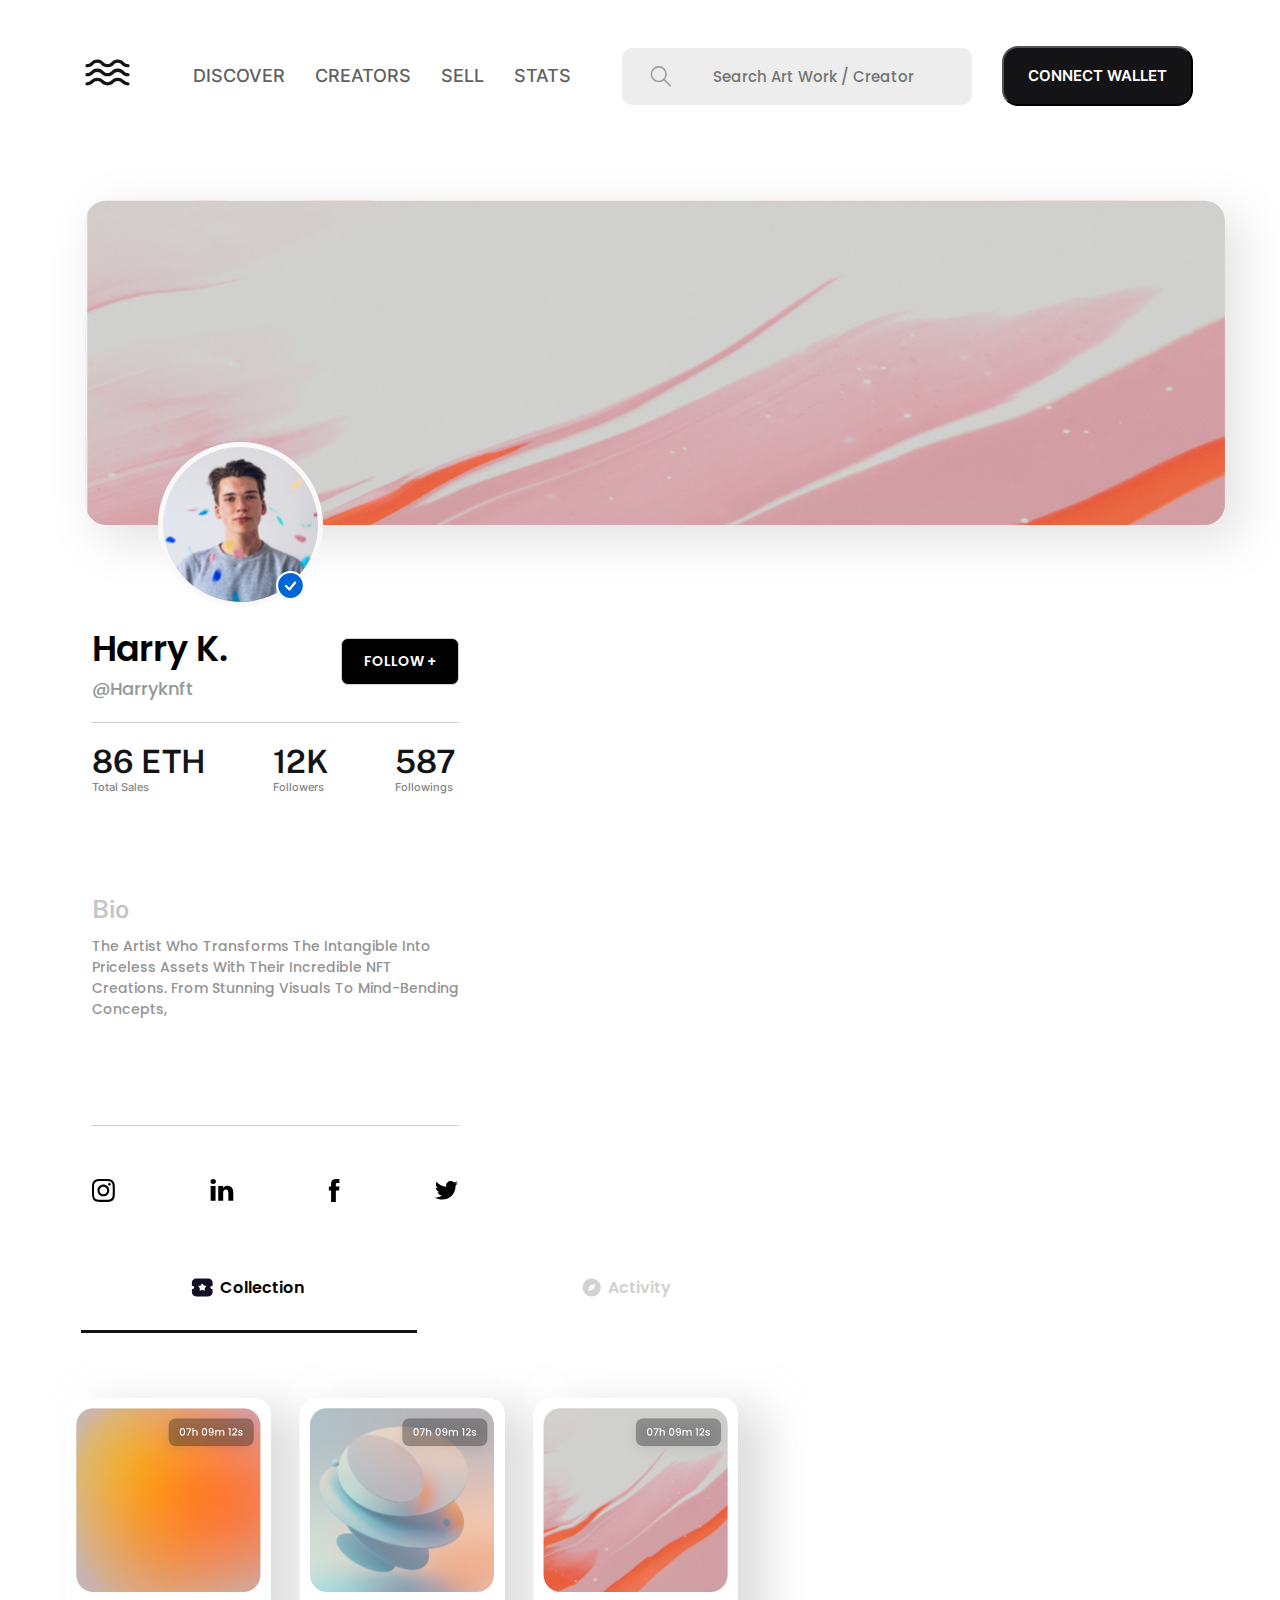
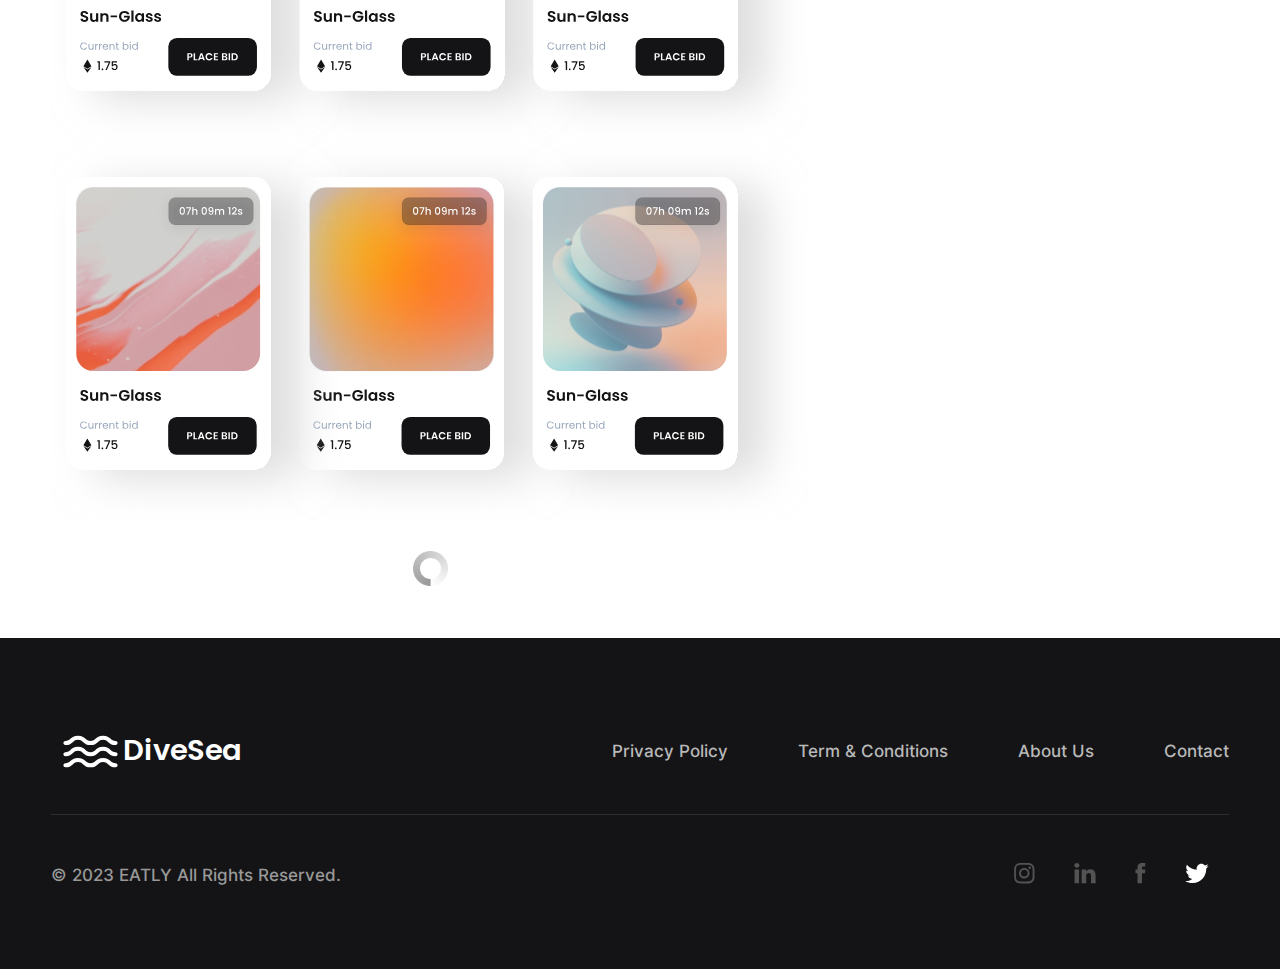
<file: profile-collection.html>
<!DOCTYPE html>
<html lang="en">
<head>
    <meta charset="UTF-8">
    <title>PROFILE COLLECTION</title>
    <link rel="stylesheet" href="./styles/normalize.css">
    <link rel="stylesheet" href="./styles/interFont.css">
    <link rel="stylesheet" href="./styles/poppinsFont.css">
    <link rel="stylesheet" href="./styles/publicSans.css">
    <link rel="stylesheet" href="./styles/style.css">
</head>
<body>
    <div class="profile-page">
        <div id="header">
            <div class="navigation">
               <div class=logo>
                <a href="./index.html"><img src="./img/logo.svg" alt="Logo"></a>
               </div>
               <div class="menu">
                  <div class="menu-link">
                    <a href="./discover.html">Discover</a>
                  </div>
                  <div class="menu-link">
                    <a href="./creators.html">Creators</a>
                  </div>
                  <div class="menu-link">
                    <a href="./sell.html">Sell</a>
                  </div>
                  <div class="menu-link">
                    <a href="./stats.html">Stats</a>
                  </div>
                </div>
            </div>
            <div class="field">
                <div class="search">
                    <img src="./img/search-icon.svg" alt="search_icon" class="search-icon">
                    <input type="text" placeholder="Search Art Work / Creator" class="search-field">
                </div>
                <form action="./choose-wallet.html" target="_blank">
                <button class="button">Connect Wallet</button>
                </form> 
            </div>
        </div>
        <div class="profile-collection-content">
            <div class="profile-collection-cover">
                <img src="./img/profile-collection-cover.svg" style="width: 100%;">
                <img src="./img/profile-collection-avatar.svg" class="avatar-pc">
            </div>
            <div class="profile-collection-info">
               <div class="profile-collection-intro">
                    <div class="header-pc">
                    <div class="header-pc-name">
                        <h2>Harry K.</h2>
                        <p>@Harryknft</p>
                    </div>
                    <form action="" target="_blank">
                        <button class="follow-button" style="background: #000;color: #FFF;padding: 12px 22px;">FOLLOW +</button>
                     </form>
                    </div>
                    <span style="width: 100%;height: 1px;background: #D0D0D0;"></span>
                    <div class="stats-pc">
                       <div class="stats-pc-info">
                          <h2>86 ETH</h2>
                          <p>Total Sales</p>
                       </div>
                       <div class="stats-pc-info">
                        <h2>12K</h2>
                        <p>Followers</p>
                       </div>
                       <div class="stats-pc-info">
                        <h2>587</h2>
                        <p>Followings</p>
                    </div>
                    </div>
                    <div class="bio-pc">
                    <h4>Bio</h4>
                    <p>the artist who transforms the intangible into priceless assets with their incredible NFT creations. From stunning visuals to mind-bending concepts,</p>
                    </div>
                    <span style="width: 100%;height: 1px;background: #D0D0D0;margin:85px 0 33px 0"></span>
                    <img src="./img/socials-pc.svg">
               </div>
               <div class="profile-collection-col">
                    <div class="filters-pc">
                        <div class="filter-collection-pc">
                            <h3><img src="./img/profile-collection-star-icon.svg">Collection</h3>
                        </div>
                        <div class="filter-activity-pc">
                            <h3><img src="./img/profile-collection-discovery-icon.svg">Activity</h3>
                        </div>
                    </div>
                    <span></span>
                    <div class="nft-pc-group">
                        <img src="./img/profile-collection-nft-1.svg">
                        <img src="./img/profile-collection-nft-2.svg">
                    </div>
                    <img src="./img/Loading.jpg" style="width: 35px;height: 35px;margin: auto;">
               </div>
            </div>
        </div>
    </div>
    <div id="Footer">
        <div class="Footer-logo-menu">
            <div class="Footer-logo">
               <img src="./img/wave.svg" style="width: 65px;height: 65px;">
               <p>DiveSea</p>
            </div>
            <div class="Footer-menu">
               <p>Privacy Policy</p>
               <p>Term & Conditions</p>
               <p>About Us</p>
               <p>Contact</p>
            </div>
        </div>
        <span></span>
        <div class="Footer-rights-social">
           <div class="Rights">
               <p>© 2023 EATLY All Rights Reserved.</p>
           </div>
           <div class="Social">
              <img src="./img/instagram-icon.svg">
              <img src="./img/soc-icon.svg">
              <img src="./img/facebook-icon.svg">
              <img src="./img/twitter-icon.svg">
           </div>
        </div>
    </div>
  </body>
</file>
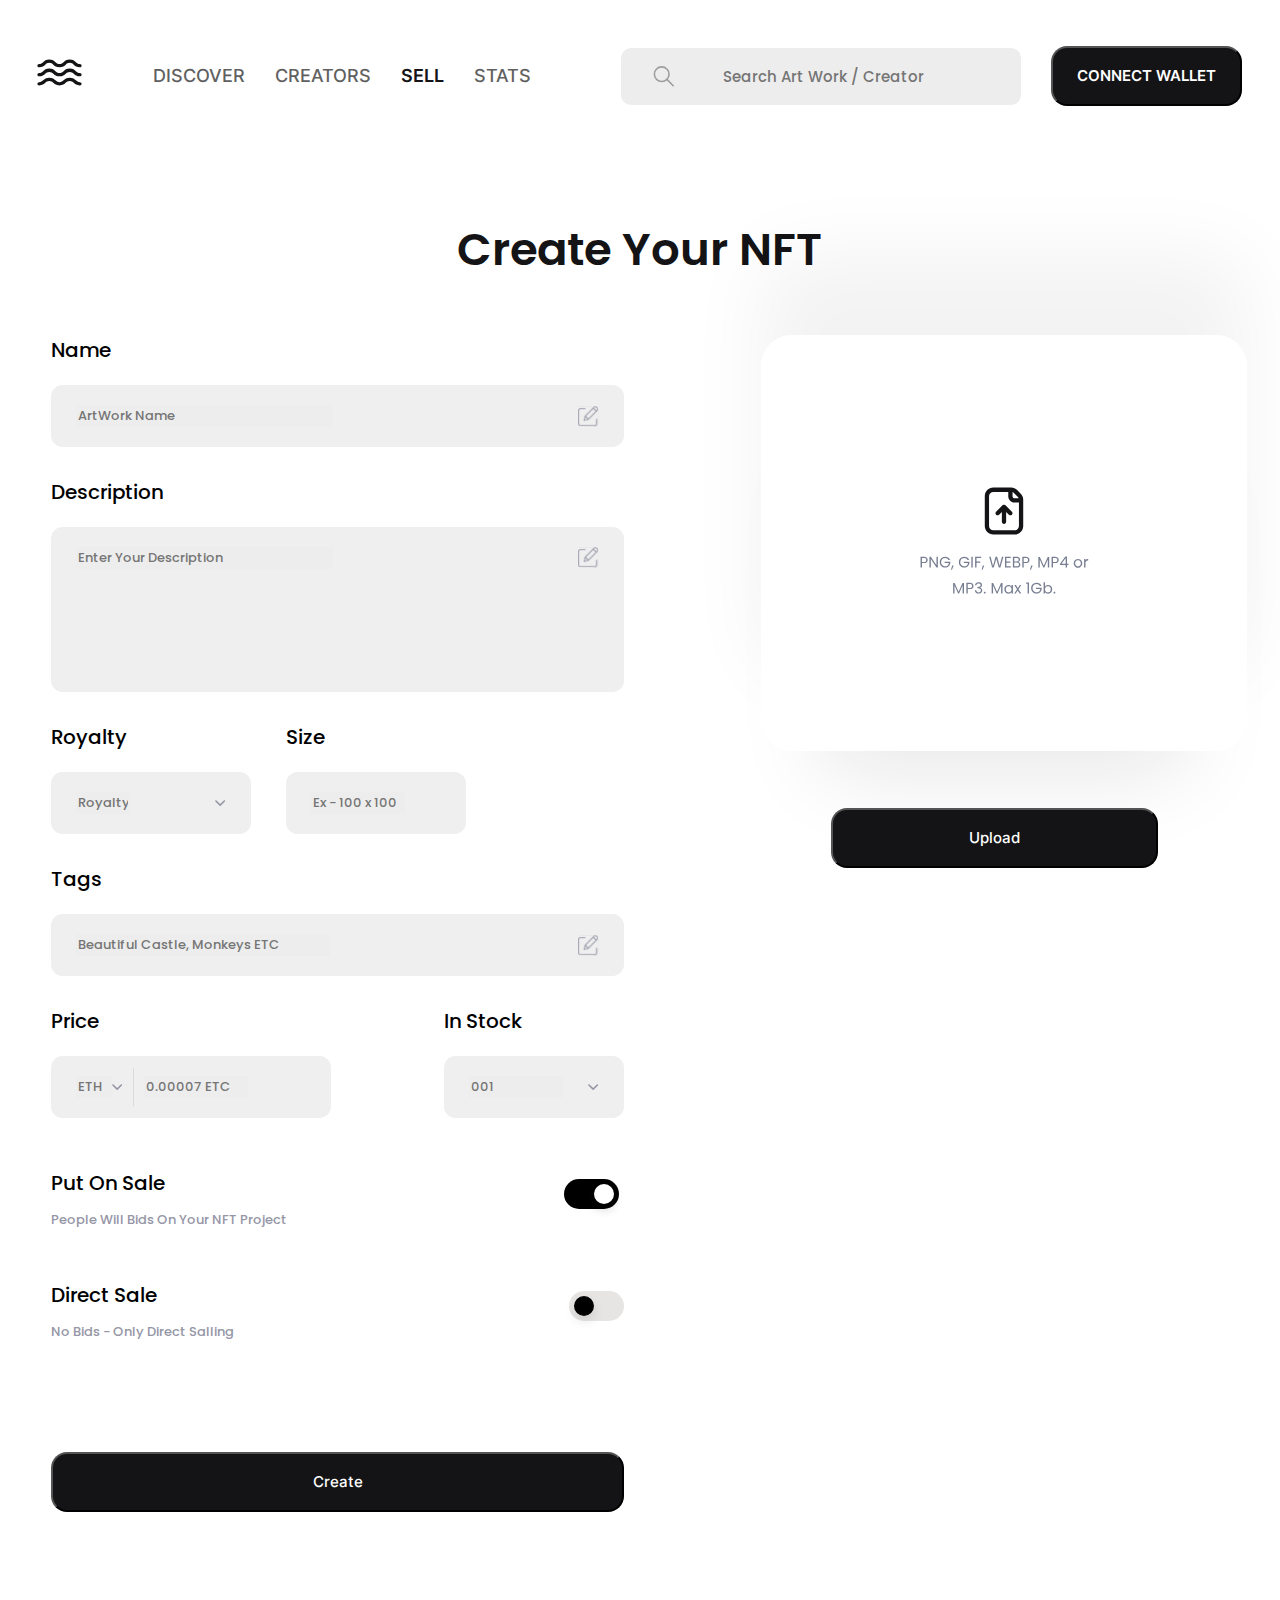
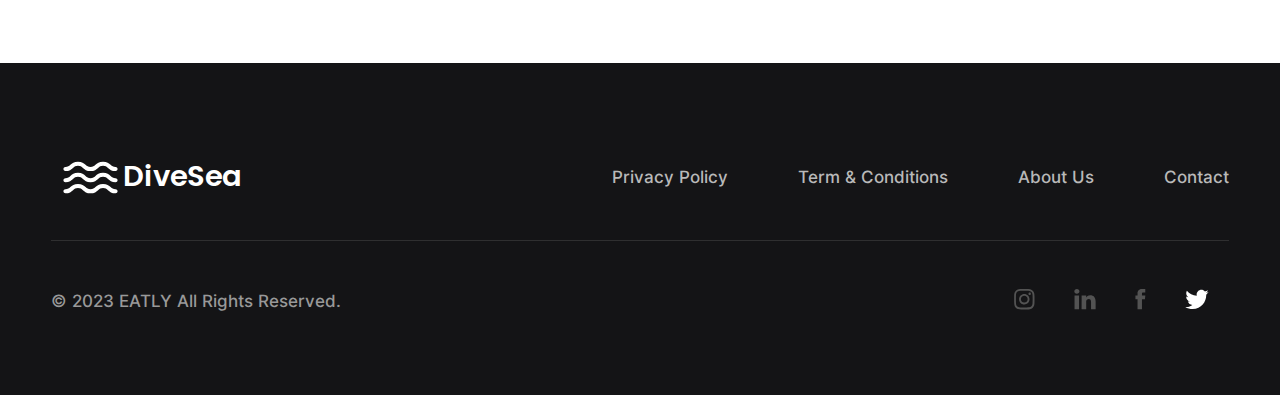
<file: sell.html>
<!DOCTYPE html>
<html lang="en">
<head>
    <meta charset="UTF-8">
    <title>SELL NFT</title>
    <link rel="stylesheet" href="./styles/normalize.css">
    <link rel="stylesheet" href="./styles/interFont.css">
    <link rel="stylesheet" href="./styles/poppinsFont.css">
    <link rel="stylesheet" href="./styles/publicSans.css">
    <link rel="stylesheet" href="./styles/style.css">
</head>
<body>
    <div class="sell-page">
        <div id="header">
            <div class="navigation">
               <div class=logo>
                <a href="./index.html"><img src="./img/logo.svg" alt="Logo"></a>
               </div>
               <div class="menu">
                  <div class="menu-link">
                    <a href="./discover.html">Discover</a>
                  </div>
                  <div class="menu-link">
                    <a href="./creators.html">Creators</a>
                  </div>
                  <div class="menu-link active-link">
                    <a href="./sell.html">Sell</a>
                  </div>
                  <div class="menu-link">
                    <a href="./stats.html">Stats</a>
                  </div>
                </div>
            </div>
            <div class="field">
                <div class="search">
                    <img src="./img/search-icon.svg" alt="search_icon" class="search-icon">
                    <input type="text" placeholder="Search Art Work / Creator" class="search-field">
                </div>
                <form action="./choose-wallet.html" target="_blank">
                  <button class="button">Connect Wallet</button>
                </form> 
            </div>
        </div>
        <div id="Content-Sell">
          <h1>Create Your NFT</h1>
          <div class="Content-sell">
            <div class="inputs">
              <div class="input-name">
                <p>Name</p>
                <div class="input-name-sell">
                  <input type="text" placeholder="ArtWork Name" class="artwork-name">
                  <img src="./img/edit.svg" alt="edit" class="edit-icon">
                </div>
              </div>
              <div class="input-name">
                <p>Description</p>
                <div class="input-name-sell" style="height: 145px;align-items: flex-start;padding-top: 20px;">
                  <input type="text" placeholder="Enter Your Description" class="artwork-name">
                  <img src="./img/edit.svg" alt="edit" class="edit-icon">
                </div>
              </div>
              <div class="roy-size">
                 <div class="input-name">
                    <p>Royalty</p>
                    <div class="input-name-sell" style="width: 150px;">
                       <input type="text" placeholder="Royalty" class="artwork-name" style="width: 50px;">
                       <img src="./img/arrow-icon-down.svg" alt="choose" class="edit-icon">
                    </div>
                  </div>
                  <div class="input-name">
                     <p>Size</p>
                    <div class="input-name-sell" style="width: 130px;">
                       <input type="text" placeholder="Ex - 100 x 100" class="artwork-name" style="width: 90px;">
                    </div>
                  </div>
              </div>
              <div class="input-name">
                <p>Tags</p>
                <div class="input-name-sell">
                  <input type="text" placeholder="Beautiful Castle, Monkeys ETC" class="artwork-name" style="width: 250px;">
                  <img src="./img/edit.svg" alt="edit" class="edit-icon">
                </div>
              </div>
              <div class="roy-size" style="justify-content: space-between;">
                <!-- Как задать длину Price примерно 60% от контейнера -->
                <div class="input-name">
                   <p>Price</p>
                   <div class="input-name-sell" style="width: 230px;justify-content: flex-start;">
                      <input type="text" placeholder="ETH" class="artwork-name" style="width: 32px;">
                      <img src="./img/arrow-icon-down.svg" alt="choose" class="edit-icon">
                      <img src="./img/line-vert.svg" alt="line" style="width: 1px;height: 39px; margin:0 10px 0 10px;">
                      <input type="text" placeholder="0.00007 ETC" class="artwork-name" style="width: 100px;">
                   </div>
                 </div>
                 <div class="input-name">
                    <p>In Stock</p>
                   <div class="input-name-sell" style="width: 130px;">
                      <input type="text" placeholder="001" class="artwork-name" style="width: 90px;">
                      <img src="./img/arrow-icon-down.svg" alt="choose" class="edit-icon">
                   </div>
                 </div>
             </div>
             <div class="sale">
              <div class="put-on-sale">
                <h4>Put On Sale</h4>
                <p>People Will Bids On Your NFT Project</p>
              </div>
              <img src="./img/toggle-button-on.svg" alt="Toggle Button">
             </div>
             <div class="sale">
              <div class="put-on-sale">
                <h4>Direct Sale</h4>
                <p>No Bids - Only Direct Salling</p>
              </div>
              <img src="./img/toggle-button-off.svg" alt="Toggle Button">
             </div>
             <form action="" target="_blank" style="margin-top: 80px;">
              <button class="button" style="justify-content: center;width: 100%;margin: auto;text-transform: none;font-weight: 500;">Create</button>
              </form> 
            </div>
            <div class="upload">
              <div class="upload-img"></div>
              <form action="" target="_blank">
                <button class="button" style="justify-content: center;width: 327px;margin: auto;text-transform: none;font-weight: 500;">Upload</button>
                </form> 
            </div>
          </div>
        </div>
        <div id="Footer">
          <div class="Footer-logo-menu">
              <div class="Footer-logo">
                 <img src="./img/wave.svg" style="width: 65px;height: 65px;">
                 <p>DiveSea</p>
              </div>
              <div class="Footer-menu">
                 <p>Privacy Policy</p>
                 <p>Term & Conditions</p>
                 <p>About Us</p>
                 <p>Contact</p>
              </div>
          </div>
          <span></span>
          <div class="Footer-rights-social">
             <div class="Rights">
                 <p>© 2023 EATLY All Rights Reserved.</p>
             </div>
             <div class="Social">
                <img src="./img/instagram-icon.svg">
                <img src="./img/soc-icon.svg">
                <img src="./img/facebook-icon.svg">
                <img src="./img/twitter-icon.svg">
             </div>
          </div>
      </div>
    </div>
</body>
</file>
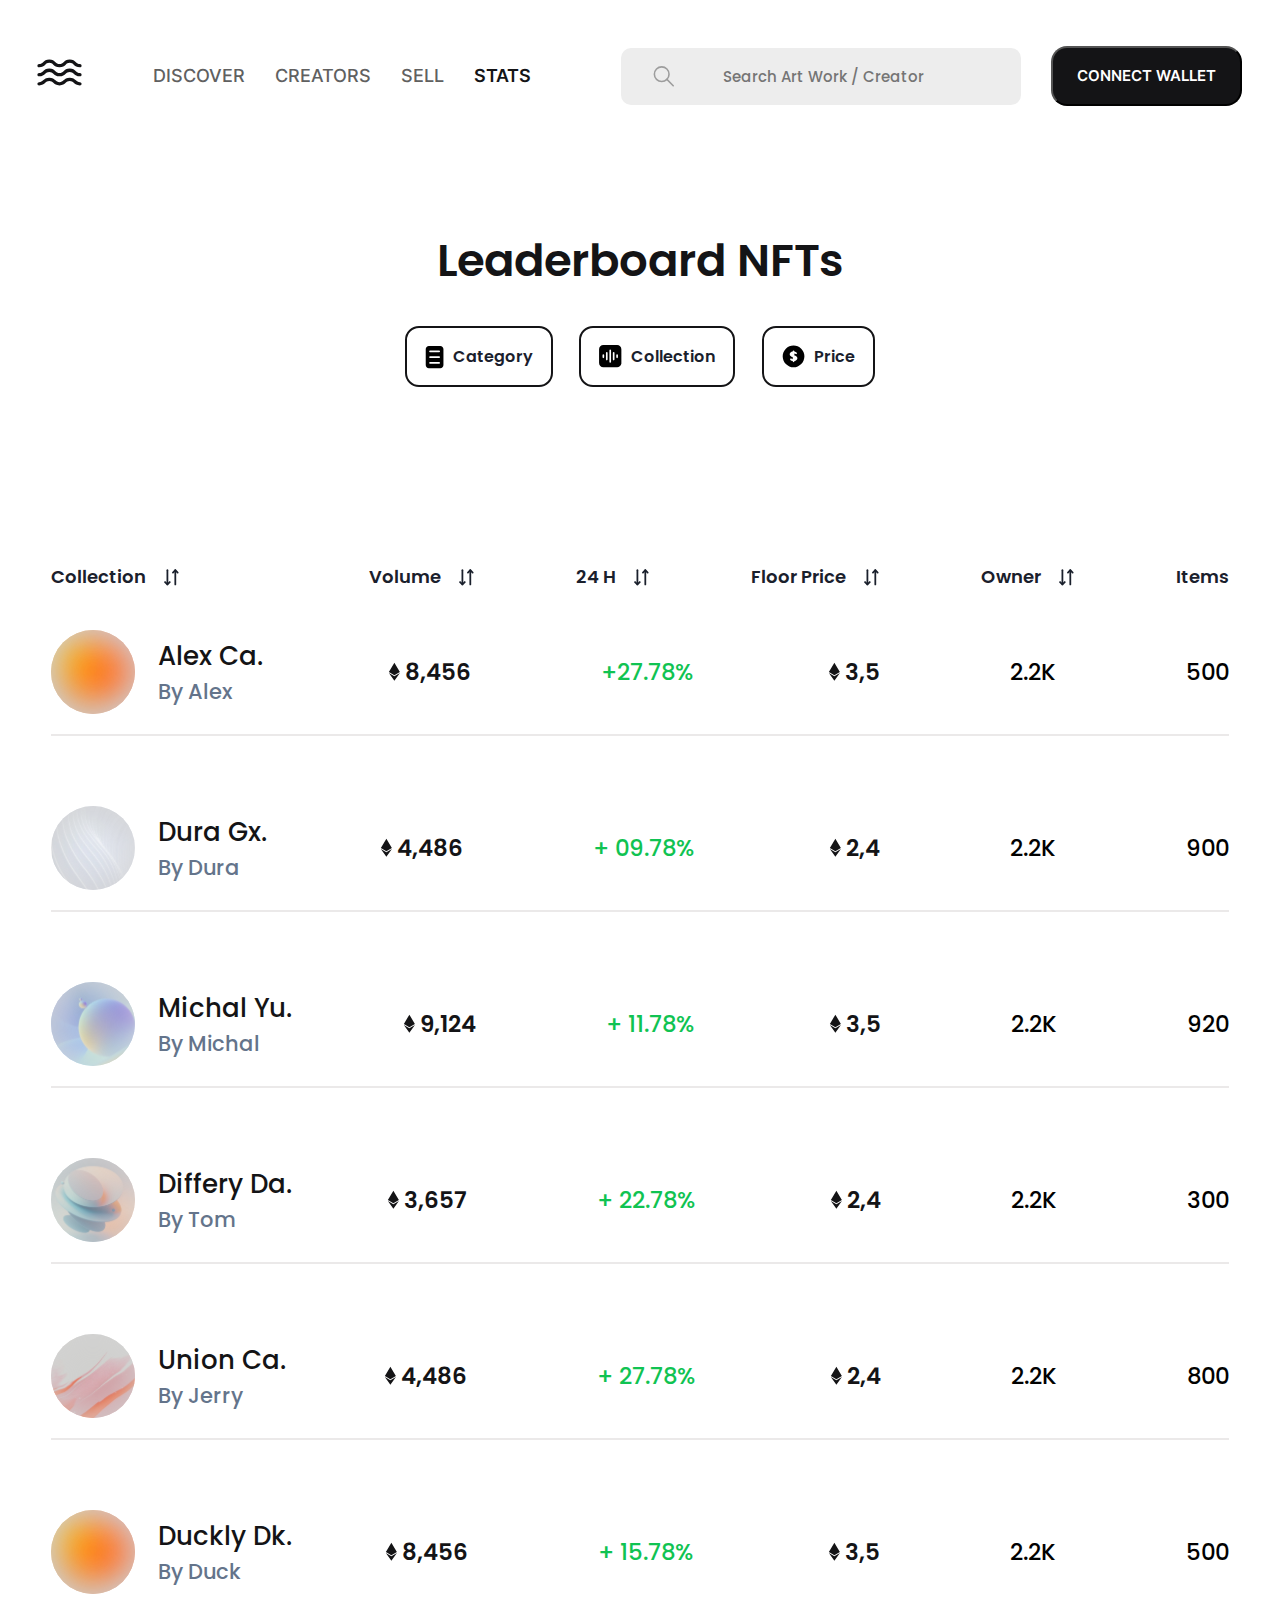
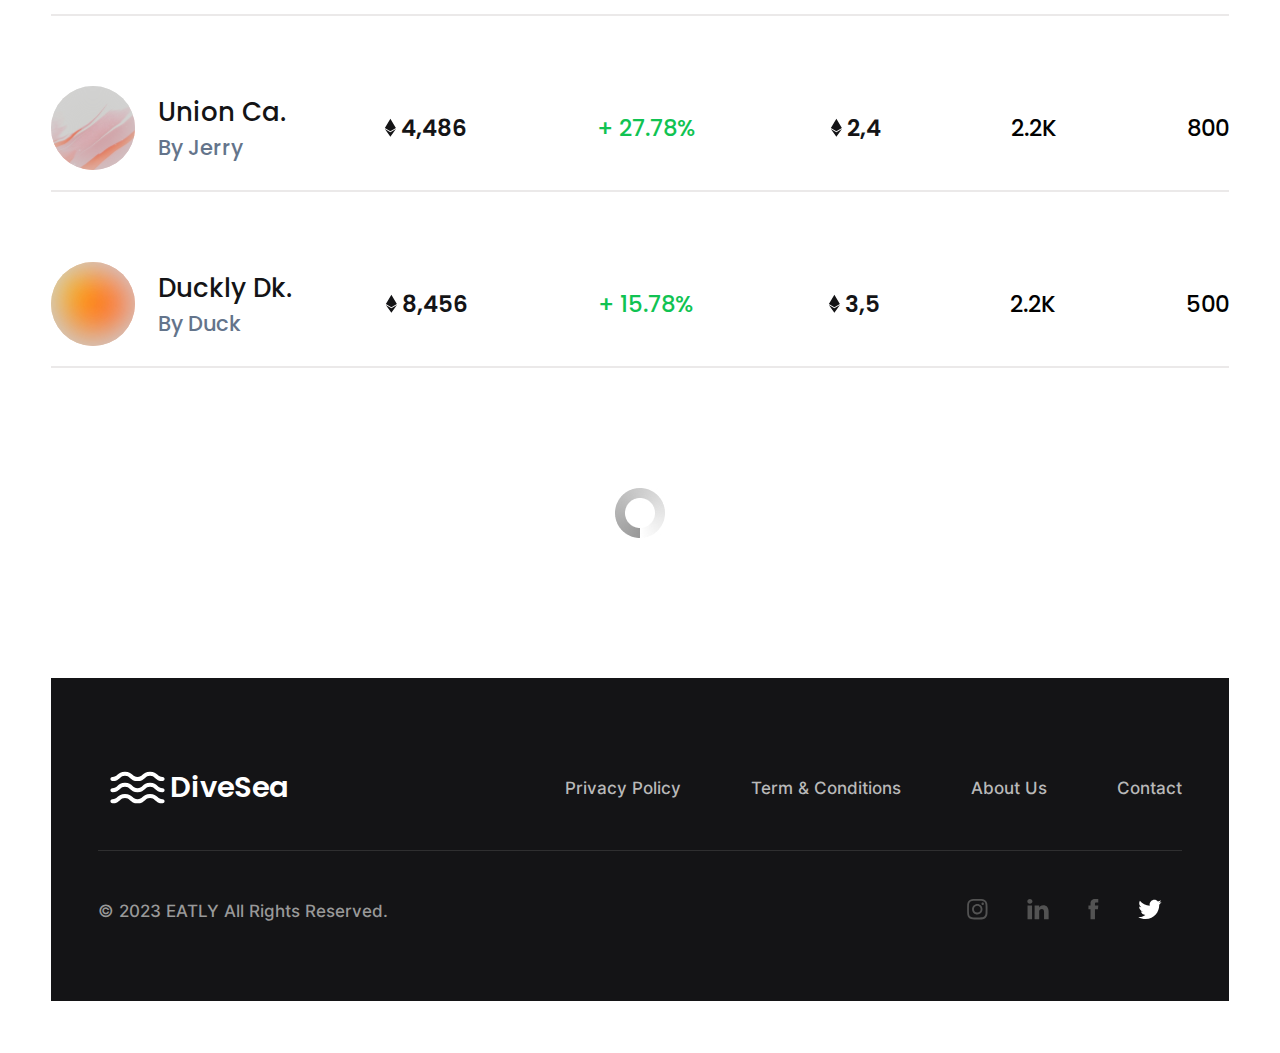
<file: stats.html>
<!DOCTYPE html>
<html lang="en">
<head>
    <meta charset="UTF-8">
    <title>STATS NFT</title>
    <link rel="stylesheet" href="./styles/normalize.css">
    <link rel="stylesheet" href="./styles/interFont.css">
    <link rel="stylesheet" href="./styles/poppinsFont.css">
    <link rel="stylesheet" href="./styles/publicSans.css">
    <link rel="stylesheet" href="./styles/style.css">
</head>
<body>
    <div class="stats-page">
    <div id="header">
        <div class="navigation">
           <div class=logo>
            <a href="./index.html"><img src="./img/logo.svg" alt="Logo"></a>
           </div>
           <div class="menu">
              <div class="menu-link">
                <a href="./discover.html">Discover</a>
              </div>
              <div class="menu-link">
                <a href="./creators.html">Creators</a>
              </div>
              <div class="menu-link">
                <a href="./sell.html">Sell</a>
              </div>
              <div class="menu-link active-link">
                <a href="./stats.html">Stats</a>
              </div>
            </div>
        </div>
        <div class="field">
            <div class="search">
                <img src="./img/search-icon.svg" alt="search_icon" class="search-icon">
                <input type="text" placeholder="Search Art Work / Creator" class="search-field">
            </div>
            <form action="./choose-wallet.html" target="_blank">
            <button class="button">Connect Wallet</button>
            </form> 
        </div>
    </div>
    <div class="Stats-NFTs-header" style="gap: 50px;">
        <h1>Leaderboard NFTs</h1>
        <div class="Options">
            <div class="Category">
                <img src="./img/Category.svg">
                <p>Category</p>
            </div>
            <div class="Collection">
                <img src="./img/Collection.svg">
                <p>Collection</p>
            </div>
            <div class="Price">
                <img src="./img/Price.svg">
                <p>Price</p>
            </div>
        </div>
    </div>
    <div class="stats-content">
        <div class="head-stats-info">
            <div class="filter-column">
                <p>Collection</p>
                <img src="./img/arrows-down-up.svg">
            </div>
            <div class="head-filters">
                <div class="filter-column">
                    <p>Volume</p>
                    <img src="./img/arrows-down-up.svg">
                </div>
                <div class="filter-column">
                    <p>24 H</p>
                    <img src="./img/arrows-down-up.svg">
                </div>
                <div class="filter-column">
                    <p>Floor Price</p>
                    <img src="./img/arrows-down-up.svg">
                </div>
                <div class="filter-column">
                    <p>Owner</p>
                    <img src="./img/arrows-down-up.svg">
                </div>
                <div class="filter-column">
                    <p>Items</p>
                </div>
            </div>
        </div>
        <div class="data-stats-info">
            <div class="User-Profile-TC">
                <div class="UPTC-Name">
                    <div class="User-Profile-Icon">
                    </div>
                    <div class="User-Profile-Info">
                        <h4 style="font-size: 26px;">Alex Ca.</h4>
                        <p style="font-size: 21px;">By Alex</p>
                    </div>
                </div>
                <div class="UPTC-Info" style="gap: 130px;">
                    <div class="UPTC-Name-Vol">
                        <img src="./img/arrow-icon.svg">
                        <p style="font-size: 23px;">8,456</p>
                    </div>
                    <p style="color: #10C352;">+27.78%</p>
                    <div class="UPTC-Name-Floor-Price">
                        <img src="./img/arrow-icon.svg">
                        <p style="font-size: 23px;">3,5</p>
                    </div>
                    <p>2.2K</p>
                    <p>500</p>
                </div>
           </div>
           <div class="User-Profile-TC">
            <div class="UPTC-Name">
                <div class="User-Profile-Icon-Dura">
                </div>
                <div class="User-Profile-Info">
                    <h4 style="font-size: 26px;">Dura Gx.</h4>
                    <p style="font-size: 21px;">By Dura</p>
                </div>
            </div>
            <div class="UPTC-Info" style="gap: 130px;">
                <div class="UPTC-Name-Vol">
                    <img src="./img/arrow-icon.svg">
                    <p style="font-size: 23px;">4,486</p>
                </div>
                <p style="color: #10C352;">+ 09.78%</p>
                <div class="UPTC-Name-Floor-Price">
                    <img src="./img/arrow-icon.svg">
                    <p style="font-size: 23px;">2,4</p>
                </div>
                <p>2.2K</p>
                <p>900</p>
            </div>
           </div>
           <div class="User-Profile-TC">
            <div class="UPTC-Name">
                <div class="User-Profile-Icon-Michal">
                </div>
                <div class="User-Profile-Info">
                    <h4 style="font-size: 26px;">Michal Yu.</h4>
                    <p style="font-size: 21px;">By Michal</p>
                </div>
            </div>
            <div class="UPTC-Info" style="gap: 130px;">
                <div class="UPTC-Name-Vol">
                    <img src="./img/arrow-icon.svg">
                    <p style="font-size: 23px;">9,124</p>
                </div>
                <p style="color: #10C352;">+ 11.78%</p>
                <div class="UPTC-Name-Floor-Price">
                    <img src="./img/arrow-icon.svg">
                    <p style="font-size: 23px;">3,5</p>
                </div>
                <p>2.2K</p>
                <p>920</p>
            </div>
           </div>
           <div class="User-Profile-TC">
            <div class="UPTC-Name">
                <div class="User-Profile-Icon-Differy">
                </div>
                <div class="User-Profile-Info">
                    <h4 style="font-size: 26px;">Differy Da.</h4>
                    <p style="font-size: 21px;">By Tom</p>
                </div>
            </div>
            <div class="UPTC-Info" style="gap: 130px;">
                <div class="UPTC-Name-Vol">
                    <img src="./img/arrow-icon.svg">
                    <p style="font-size: 23px;">3,657</p>
                </div>
                <p style="color: #10C352;">+ 22.78%</p>
                <div class="UPTC-Name-Floor-Price">
                    <img src="./img/arrow-icon.svg">
                    <p style="font-size: 23px;">2,4</p>
                </div>
                <p>2.2K</p>
                <p>300</p>
            </div>
           </div>
           <div class="User-Profile-TC">
            <div class="UPTC-Name">
                <div class="User-Profile-Icon-Union">
                </div>
                <div class="User-Profile-Info">
                    <h4 style="font-size: 26px;">Union Ca.</h4>
                    <p style="font-size: 21px;">By Jerry</p>
                </div>
            </div>
            <div class="UPTC-Info" style="gap: 130px;">
                <div class="UPTC-Name-Vol">
                    <img src="./img/arrow-icon.svg">
                    <p style="font-size: 23px;">4,486</p>
                </div>
                <p style="color: #10C352;">+ 27.78%</p>
                <div class="UPTC-Name-Floor-Price">
                    <img src="./img/arrow-icon.svg">
                    <p style="font-size: 23px;">2,4</p>
                </div>
                <p>2.2K</p>
                <p>800</p>
            </div>
           </div>
           <div class="User-Profile-TC">
            <div class="UPTC-Name">
                <div class="User-Profile-Icon">
                </div>
                <div class="User-Profile-Info">
                    <h4 style="font-size: 26px;">Duckly Dk.</h4>
                    <p style="font-size: 21px;">By Duck</p>
                </div>
            </div>
            <div class="UPTC-Info" style="gap: 130px;">
                <div class="UPTC-Name-Vol">
                    <img src="./img/arrow-icon.svg">
                    <p style="font-size: 23px;">8,456</p>
                </div>
                <p style="color: #10C352;">+ 15.78%</p>
                <div class="UPTC-Name-Floor-Price">
                    <img src="./img/arrow-icon.svg">
                    <p style="font-size: 23px;">3,5</p>
                </div>
                <p>2.2K</p>
                <p>500</p>
            </div>
           </div>
           <div class="User-Profile-TC">
            <div class="UPTC-Name">
                <div class="User-Profile-Icon-Union">
                </div>
                <div class="User-Profile-Info">
                    <h4 style="font-size: 26px;">Union Ca.</h4>
                    <p style="font-size: 21px;">By Jerry</p>
                </div>
            </div>
            <div class="UPTC-Info" style="gap: 130px;">
                <div class="UPTC-Name-Vol">
                    <img src="./img/arrow-icon.svg">
                    <p style="font-size: 23px;">4,486</p>
                </div>
                <p style="color: #10C352;">+ 27.78%</p>
                <div class="UPTC-Name-Floor-Price">
                    <img src="./img/arrow-icon.svg">
                    <p style="font-size: 23px;">2,4</p>
                </div>
                <p>2.2K</p>
                <p>800</p>
            </div>
           </div>
           <div class="User-Profile-TC">
            <div class="UPTC-Name">
                <div class="User-Profile-Icon">
                </div>
                <div class="User-Profile-Info">
                    <h4 style="font-size: 26px;">Duckly Dk.</h4>
                    <p style="font-size: 21px;">By Duck</p>
                </div>
            </div>
            <div class="UPTC-Info" style="gap: 130px;">
                <div class="UPTC-Name-Vol">
                    <img src="./img/arrow-icon.svg">
                    <p style="font-size: 23px;">8,456</p>
                </div>
                <p style="color: #10C352;">+ 15.78%</p>
                <div class="UPTC-Name-Floor-Price">
                    <img src="./img/arrow-icon.svg">
                    <p style="font-size: 23px;">3,5</p>
                </div>
                <p>2.2K</p>
                <p>500</p>
            </div>
           </div>
           <img class="loading" src="./img/Loading.jpg" style="margin-top: 50px;margin-bottom: 100px;">
    </div>
    <div id="Footer">
        <div class="Footer-logo-menu">
            <div class="Footer-logo">
               <img src="./img/wave.svg" style="width: 65px;height: 65px;">
               <p>DiveSea</p>
            </div>
            <div class="Footer-menu">
               <p>Privacy Policy</p>
               <p>Term & Conditions</p>
               <p>About Us</p>
               <p>Contact</p>
            </div>
        </div>
        <span></span>
        <div class="Footer-rights-social">
           <div class="Rights">
               <p>© 2023 EATLY All Rights Reserved.</p>
           </div>
           <div class="Social">
              <img src="./img/instagram-icon.svg">
              <img src="./img/soc-icon.svg">
              <img src="./img/facebook-icon.svg">
              <img src="./img/twitter-icon.svg">
           </div>
        </div>
    </div>
    </div>
</body>
</html>
</file>
<file: styles/interFont.css>
@font-face {
    font-family: "Inter";
    src: url(../fonts/Inter/Inter-Medium.ttf);
    font-weight: 500;
    font-style: normal;
}

@font-face {
    font-family: "Inter";
    src: url(../fonts/Inter/Inter-SemiBold.ttf);
    font-weight: 600;
    font-style: normal;
}

@font-face {
    font-family: "Inter";
    src: url(../fonts/Inter/Inter-Regular.ttf);
    font-weight: 400;
    font-style: normal;
}
</file>
<file: styles/poppinsFont.css>
@font-face {
    font-family: "Poppins";
    src: url(../fonts/Poppins/Poppins-Medium.ttf);
    font-weight: 500;
    font-style: normal;
}

@font-face {
    font-family: "Poppins";
    src: url(../fonts/Poppins/Poppins-SemiBold.ttf);
    font-weight: 600;
    font-style: normal;
}
</file>
<file: styles/publicSans.css>
@font-face {
    font-family: "PublicSans";
    src: url(../fonts/Public_Sans/PublicSans-SemiBold.ttf);
    font-weight: 600;
    font-style: normal;
}
</file>
<file: styles/style.css>
#section-1,
#section-2,
#section-3 {
    max-width: 1440px;
    max-height: 100vh;
    margin: 0 auto;
    background: #F9F9F9;
}

#header {
    display: flex;
    flex-direction: row;
    justify-content: space-around;
    flex-wrap: wrap;
    width: 97%;
    margin-top: 46px;
    margin-bottom: 10px;
}

.navigation {
    display: flex;
    flex-direction: row;
    width: fit-content;
    justify-content: space-around;
    flex-basis: 50%;
}

.logo {
    max-width: 53px;
    max-height: 53px;
}

.menu {
    display: flex;
    flex-direction: row;
    align-items: center;
    gap: 30px;
    flex-basis: 70%;
}

.menu-link > a {
    color: #606060;
    font-family: Inter;
    font-size: 18px;
    font-style: normal;
    font-weight: 500;
    line-height: 26.743px; 
    text-transform: uppercase;
    text-decoration: none;
}

.field {
    display: flex;
    flex-direction: row;
    justify-content: space-around;
    align-items: center;
    flex-basis: 50%;
}

.search {
    display: flex;
    flex-direction: row;
    align-items: center;
    border: none;
    width: fit-content;
    max-height: 57px;
    background: #EDEDED;
    border-radius: 10px;
    flex-wrap: nowrap;
    width: 70%;
}
  
.search-icon {
    max-width: 21px;
    max-height: 21px;
    margin: 8%;
}
  
.search-field {
    display: flex;
    height: 18px;
    font-family: Poppins;
    font-size: 15px;
    font-style: normal;
    font-weight: 500;
    border: none;
    background: #EDEDED;
    margin: auto;
    width: 70%;
}
  
.button {
    justify-content: flex-end;
    color: #FFF;
    font-family: Inter;
    font-size: 15px;
    font-style: normal;
    font-weight: 600;
    line-height: 24px; 
    text-transform: uppercase;
    display: flex;
    padding: 16px 24px;
    align-items: flex-start;
    gap: 10px;
    border-radius: 16px;
    background: #141416;
    margin-left: 30px;
    white-space: nowrap;
}

.button:hover {
    cursor: pointer;
}

.first-page {
    display: flex;
    flex-direction: row;
    margin: 4% 0 0 4%;
}

.discover-NFT {
    width: 100%;
    display: flex;
    flex-direction: column;
    gap: 30px;
}

.discover-NFT > h1 {
    color: #141416;
    font-family: Poppins;
    font-size: 75px;
    font-style: normal;
    font-weight: 600;
    line-height: 120%; 
    letter-spacing: -3px;
    text-transform: capitalize;
    width: 567px;
}

.discover-NFT > p {
    max-width: 499px;
    color: #676767;
    text-align: justify;
    font-family: Inter;
    font-size: 18px;
    font-style: normal;
    font-weight: 400;
    line-height: 28px; 
}

.buttons {
    display: flex;
    flex-direction: row;
    flex-wrap: wrap;
}

.button-explore, 
.button-create:hover,
.button-arrow-right,
.button-arrow-left {
    cursor: pointer;
}

.button-explore {
    margin-right: 23px;
    height: 60px;
    border-radius: 12.5px;
    border: 1.5px solid #000;
    background: #000;
    color: #FFF;
    font-family: Poppins;
    font-size: 16.271px;
    font-style: normal;
    font-weight: 500;
    line-height: normal;
    text-transform: uppercase;
    justify-content: center;
    align-items: center;
    width: 179px;
}

.button-create {
    width: 138px;
    height: 60px;
    border-radius: 12.5px;
    border: 1.5px solid #000;
    color: #000;
    font-family: Poppins;
    font-size: 16px;
    font-style: normal;
    font-weight: 500;
    line-height: normal;
    text-transform: uppercase;
}

.stat-info {
    display: flex;
    flex-direction: row;
    gap: 65px;
}

.stat > h3 {
    color: #141416;
    text-align: center;
    font-family: PublicSans;
    font-size: 37px;
    font-style: normal;
    font-weight: 600;
    line-height: 46px;
}

.stat > p {
    color: #848586;
    text-align: left;
    font-family: Inter;
    font-size: 12px;
    font-style: normal;
    font-weight: 500;
    line-height: 18px;
    justify-content: flex-start;
}

.welcome-imgs {
    width: 100%;
    height: 553px;
    display: flex;
    justify-content: start;
    align-items: end;
}

.welcome-imgs {
    background: url(../img/welcome-img-1.svg) top left/ 57% no-repeat,
    url(../img/welcome-img-2.svg) bottom 60px right / 39% no-repeat,
    url(../img/dot-ornament.svg) top right -14px / 17% no-repeat,
    url(../img/arrow.svg) top 50px right 139px / 19% no-repeat;
}

.box-arrow {
    display: flex;
    justify-content: center;
    align-items: center;
    width: 166px;
    height: 69px;
    border-radius: 17px;
    background: var(--neutrals-8, #FCFCFD);
    box-shadow: 0px 43px 34.5px 1px rgba(15, 15, 15, 0.12);
    margin: 0 0 7% 15%;
}

.nav-arrow {
    display: flex;
    flex-direction: row;
    height: 26px;
    width: 123px;
}

.button-arrow-left {
    justify-content: left;
    width: 26px;
    height: 26px;
    background-image:url(../img/arrow-left.svg);
    border: none;
    background-color: #FCFCFD;
    background-repeat: no-repeat;
}

.frame {
    width: 2px;
    height: 26px;
    padding-left: 34.5px;
    padding-right: 34.5px;
}

.button-arrow-right {
    justify-content: right;
    width: 26px;
    height: 26px;
    background-image: url(../img/arrow-right.svg);
    border: none;
    background-color: #FCFCFD;
    background-repeat: no-repeat;
}

#section-2 {
    height: 100vh;
    max-width: 1440px;
    background: #F1F1F1;
    margin-top: 143px;
}

.header-weekly {
    display: flex;
    justify-content: center;
    padding-top: 70px;
    color: #C5C5C5;
    font-family: Poppins;
    font-size: 45px;
    font-style: normal;
    font-weight: 600;
    line-height: 26.916px;
}

.second-page {
    display: flex;
    flex-direction: column;
    position: relative;
}

.trend-NFTs {
    display: flex;
    flex-direction: row;
    flex-wrap: nowrap;
    column-gap: 40px;
    margin-top: 100px;
}

.nft-card {
    height: 402px;
    width: 281px;
    border-radius: 23.5px;
    background: var(--others-white, #FFF);
    box-shadow: 39px 12px 59px 0px rgba(199, 199, 199, 0.60);
}

.sg-nft-1,
.sg-nft-2,
.sg-nft-3,
.ne-nft-1,
.ne-nft-2 {
    display: flex;
    width: 260px;
    height: 263px;
    border-radius: 25px;
    background-repeat: no-repeat;
    background-size: cover;
    margin: 10px;
    justify-content: flex-end;
    align-items: flex-start;
}

.sg-nft-1 {
    background-image: url(../img/1-nft.svg);
}

.sg-nft-2 {
    background-image: url(../img/2-nft.svg);
}

.sg-nft-3 {
    background-image: url(../img/3-nft.svg);
}

.ne-nft-1 {
    background-image: url(../img/4-nft.svg);
}

.ne-nft-2 {
    background-image: url(../img/5-nft.svg);
}

.time-bid {
    display: flex;
    width: 116px;
    height: 38px;
    justify-content: center;
    align-items: center;
    gap: 12px;
    border-radius: 9px;
    border: 1px solid rgba(28, 29, 32, 0.08);
    background: rgba(28, 29, 32, 0.35);
    box-shadow: 0px 5px 14px 0px rgba(28, 29, 32, 0.08);
    backdrop-filter: blur(2px);
    margin-top: 14px;
    margin-right: 10px;
}

.time-bid > p {
    color: var(--others-white, #FFF);
    font-family: Poppins;
    font-size: 14px;
    font-style: normal;
    font-weight: 500;
}

.nft-card > h3 {
    color: #141416;
    font-family: Poppins;
    font-size: 21px;
    font-style: normal;
    font-weight: 600;
    line-height: 140%;
    margin-left: 18px;
}

.bid-box > p {
    color: #94A3B8;
    font-family: Poppins;
    font-size: 14px;
    font-style: normal;
    font-weight: 400;
    line-height: 150%; 
}

.bid-box {
    display: flex;
    flex-direction: column;
    align-items: flex-start;
    gap: 4px;
    margin-left: 18px;
    height: 52px;
}

.bid {
    display: flex;
    flex-direction: row;
}

.bid > p {
    color: #141416;   
    font-family: Poppins;
    font-size: 16px;
    font-style: normal;
    font-weight: 500;
    line-height: 150%
}

.arrow-icon {
    height: 21px;
    width: 21px;
}

.place-bid {
    display: flex;
    height: 52px;
    padding: 9px 19px;
    justify-content: center;
    align-items: center;
    gap: 12px;
    flex: 1 0 0;
    border-radius: 12px;
    background: #141416;
    color: #FFF;
    font-family: Poppins;
    font-size: 14px;
    font-style: normal;
    font-weight: 600;
    line-height: 150%; 
    margin-right: 19px;
}

.description-card {
    display: flex;
    flex-direction: row;
    margin-top: 14px;
    flex: 1;
    justify-content: space-between;
}

.trend-navigator {
    display: flex;
    justify-content: center;
    align-items: center;
    width: 166px;
    height: 69px;
    border-radius: 17px;
    background: var(--neutrals-8, #FCFCFD);
    box-shadow: 0px 43px 34.5px -26px rgba(15, 15, 15, 0.12);
}

.navigator-NFT {
    display: flex;
    justify-content: center;
    align-items: center;
    margin-top: 115px;
}

.recent-viewed {
    width: 365px;
    height: 246px;
    border-radius: 16px;
    border: 1px solid var(--greyscale-200, #EDF2F7);
    background: var(--others-white, #FFF);
    box-shadow: 10px 10px 50px 0px rgba(20, 20, 22, 0.10);
    float: right;
    margin-left: 70%;
}

.recent-viewed > h3 {
    color: var(--greyscale-900, #1A202C);
    font-family: Poppins;
    font-size: 21px;
    font-style: normal;
    font-weight: 600;
    line-height: 135%; 
    letter-spacing: 0.2px;
    margin-top: 26px;
    margin-bottom: 26px;
    margin-left: 24px;
}

.item-collection {
    display: flex;
    width: 314px;
    height: 61px;
    justify-content: space-between;
    align-items: center;
    margin-left: 24px;
}

.collector {
    display: flex;
    align-items: center;
    gap: 15px;
}

.NFT-icon-collect-1,
.NFT-icon-collect-2 {
    width: 44px;
    height: 44px;
    border-radius: 50%;
    background-position: 77%;
    background-size: contain;
}

.NFT-icon-collect-1 {
    background-image: url(../img/1-nft.svg);
}

.NFT-icon-collect-2 {
    background-image: url(../img/5-nft.svg);
}

.collector-name {
    display: flex;
    flex-direction: column;
    align-items: flex-start;
    gap: 7px;
}

.collector-name > h6 {
    color: #141416;
    font-family: Poppins;
    font-size: 15px;
    font-style: normal;
    font-weight: 500;
    line-height: 140%;
}

.collector-name > p {
    color: #64748B;
    font-family: Poppins;
    font-size: 12px;
    font-style: normal;
    font-weight: 400;
    line-height: 150%;
}

.collection-bid {
    display: flex;
    flex-direction: column;
    align-items: flex-end;
    gap: 7px;
}

.collector-bid {
    display: flex;
    flex-direction: row;
}

.collector-bid > p {
    color: #141416;
    font-family: Poppins;
    font-size: 15px;
    font-style: normal;
    font-weight: 600;
    line-height: 140%; 
}

.collection-bid > p {
    color: #10C352;
    font-family: Poppins;
    font-size: 13px;
    font-style: normal;
    font-weight: 400;
    line-height: 150%;
}

.active-link > a {
    font-weight: 600;
    color: rgba(20, 20, 22, 1);
}

.discover-page,
.stats-page {
    display: flex;
    flex-direction: column;
    gap: 130px;
}

#Content-Discover {
    display: flex;
    flex-wrap: wrap;
    gap: 40px;
    justify-content: center;
}

.Discover-NFTs-header,
.EM-Header {
    display: flex;
    width: 496px;
    height: 136px;
    flex-direction: column;
    justify-content:  space-around;;
    align-items: center;
    margin: auto;
}

.Discover-NFTs-header > h1 {
    color: #141416;
    font-family: Poppins;
    font-size: 45px;
    font-style: normal;
    font-weight: 600;
    line-height: 30px; 
}

.Options,
.EM-Filters {
    display: flex;
    width: 496px;
    height: 61px;
    flex-direction: row;
    justify-content: space-around;
}

.Category, 
.Collection,
.Price,
.All-Filter {
    display: inline-flex;
    padding: 18px;
    /* width: 154px; */
    justify-content: center;
    align-items: center;
    gap: 9px;
    border-radius: 14px;
    border: 2px solid #141416;
   
}

.Category, 
.Collection,
.Price,
.All-Filter:hover {
    cursor: pointer;
}

.Category, 
.Collection,
.Price,
.All-Filter > p {
    color: var(--greyscale-900, #1A202C);
    font-family: Poppins;
    font-size: 16px;
    font-style: normal;
    font-weight: 600;
    line-height: 150%; 
}

.loading {
    width: 50px;
    height: 50px;
    margin: auto;
}

#Footer {
    background: #141416;
    display: flex;
    flex-direction: column;
    padding: 4%;
    justify-content: space-around;
}

.Footer-logo {
    display: flex;
    flex-direction: row;
    width: 198px;
    height: 65px;
    justify-content: center;
    align-items: center;
}

.Footer-logo > p {
    color: #FFF;
    font-family: Poppins;
    font-size: 29px;
    font-style: normal;
    font-weight: 600;
    line-height: 130%;
}

.Footer-menu {
    display: inline-flex;
    align-items: center;
    gap: 70px;
}

.Footer-menu > p {
    color: #B9B9B9;
    font-family: Inter;
    font-size: 17px;
    font-style: normal;
    font-weight: 500;
    line-height: 26px; 
    text-transform: capitalize;
    white-space: nowrap;
}

.Footer-logo-menu,
.Footer-rights-social {
    display: flex;
    width: 100%;
    justify-content: space-between;
    /* margin: 3%; */
    margin-top: 30px;
    margin-bottom: 30px;
}

#Footer > span {
    height: 1px;
    opacity: 0.25;
    background: #818181;
    margin-bottom: 18px;
}

.Rights > p {
    color: #999;
    font-family: Inter;
    font-size: 17px;
    font-style: normal;
    font-weight: 500;
    line-height: 25px;
}

.Social {
    display: flex;
    width: 234px;
    height: 21px;
    justify-content: space-around;
}

#Product-Detail-Page {
    display: flex;
    flex-direction: column;
    margin-left: 5%;
    margin-right: 5%;
    gap: 130px;
    margin-bottom: 130px;
}

.Product-Detail {
    display: flex;
    flex-direction: row;
    justify-content: flex-start;
    align-items: center;
    gap: 34.514px;
}

.Product-Detail > img {
    width: 36px;
    height: 36px;
}

.Product-Detail > h3 {
    color: var(--neutrals-2, #23262F);
    font-family: Poppins;
    font-size: 31px;
    font-style: normal;
    font-weight: 600;
}

.Detail {
    display: flex;
    justify-content: center;
    align-items: center;
    border-radius: 24px;
    background: #FAFAFA;
    box-shadow: 17px 17px 61px 0px rgba(0, 0, 0, 0.12);
}   

.Detail-inf {
    margin: 38px;
    display: flex;
    justify-content: space-around;
    gap: 137px;
}

.Detail-inf > img {
    display: flex;
    border-radius: 23px;
   width: 50%;
}

.Detail-Content {
    display: flex;
    flex-direction: column;
    width: 50%;
    overflow: hidden;
    gap: 11%;
}

.Detail-Content-Header {
    display: flex;
    flex-direction: column;
}

.Detail-Content-Header > h1 {
    color: #292B39;
    font-family: Poppins;
    font-size: 51px;
    font-style: normal;
    font-weight: 600;
    overflow: hidden;
}

.Detail-Content-Header > p {
    color: rgba(136, 136, 136, 0.70);
    font-family: Poppins;
    font-size: 19px;
    font-style: normal;
    font-weight: 400;
    max-width: 400px;
    overflow: hidden;
}

.Detail-Content-Names {
    display: flex;
    flex-direction: row;
    justify-content: space-between;
    flex-wrap: wrap;
}

.Detail-Content-Creator,
.Detail-Content-Owner,
.Detail-Content-Data {
    display: flex;
    flex-direction: row;
}

.Creator-Name > p,
.Owner-Name > p {
    color: #8D8D8D;
    font-family: Poppins;
    font-size: 17px;
    font-style: normal;
    font-weight: 400;
}

.Creator-Name > h4,
.Owner-Name > h4 {
    color: var(--light-100, #000);
    font-family: Poppins;
    font-size: 25px;
    font-style: normal;
    font-weight: 500;
}

.Detail-Content-Data {
    justify-content: space-between;
    flex-wrap: wrap;
}

.Data-Current-Bid > p {
    color: #8C8C8C;
    font-family: Poppins;
    font-size: 17px;
    font-style: normal;
    font-weight: 400;
}

.Data-Current-Bid-Act {
    display: flex;
    flex-direction: row;
    align-items: center;
}

.Data-Current-Bid-Act > p {
    color: #292B39;
    font-family: Poppins;
    font-size: 32px;
    font-style: normal;
    font-weight: 600;
    line-height: normal;
}

.Data-End-In {
    display: flex;
    flex-direction: column;
}

.Data-End-In > p {
    color:  #000;
    text-align: right;
    font-family: Poppins;
    font-size: 19px;
    font-style: normal;
    font-weight: 400;
}

.NFT-From-Creator {
    display: flex;
    flex-direction: column;
    gap: 30px;
}

.NFT-From-Creator > p {
    color: #C3C3C3;
    font-family: Poppins;
    font-size: 31px;
    font-style: normal;
    font-weight: 600;
}

.NFT-Collection-From-Creator {
    display: flex;
    flex-direction: row;
    flex-wrap: nowrap;
    gap: 2%;
}

#section-3 {
    height: 100vh;
    max-width: 1440px;
    margin-top: 15%;
}

#section-3 > h2 {
    color: #141416;
    font-family: Poppins;
    font-size: 45px;
    font-style: normal;
    font-weight: 600;
    display: flex;
    justify-content: center;
}

.Top-Collection {
    display: flex;
    flex-direction: column;
    padding: 95px;
    gap: 55px;
}

.Filter-Top-Collection {
    display: flex;
    width: 100%;
    height: 27px;
    flex-wrap: nowrap;
    justify-content: space-between;
}

.Filter-TC-Collection {
    display: flex;
    justify-content: flex-start;
}

.Filter-TC > p,
.Filter-TC-Collection > p {
    color: #93989A;
    font-family: Poppins;
    font-size: 22px;
    font-style: normal;
    font-weight: 500;
}

.Filter-TC {
    display: flex;
    align-items: flex-start;
    gap: 92px;
}

.UPTC-Info {
    display: flex;
    align-items: flex-start;
    gap: 113px;
}

.UPTC-Name {
    display: flex;
    align-items: center;
    gap: 23px;
}

.User-Profile-Icon,
.User-Profile-Icon-2,
.User-Profile-Icon-Dura,
.User-Profile-Icon-Michal,
.User-Profile-Icon-Differy,
.User-Profile-Icon-Union {
    background-image: url(../img/1-nft.svg);
    box-shadow: inset 0px 0px 36px lightgray;
    width: 84px;
    height: 84px;
    border-radius: 50%;
    background-position: 77%;
    background-size: cover;
}

.User-Profile-Icon-2 {
    background-image: url(../img/5-nft.svg);
}

.User-Profile-Info > h4 {
    color: #141416;
    font-family: Poppins;
    font-size: 28px;
    font-style: normal;
    font-weight: 500;
}

.User-Profile-Info > p {
    color: #64748B;
    font-family: Poppins;
    font-size: 22px;
    font-style: normal;
    font-weight: 400;
    word-wrap: none;
}

.User-Profile-TC {
    display: flex;
    width: 100%;
    /* height: 27px; */
    flex-wrap: nowrap;
    justify-content: space-between;
    align-items: center;
    border-bottom-width:2px;
    border-bottom-color:#EBE9E9;
    border-bottom-style: solid;
    padding-bottom: 20px;
}

.UPTC-Name-Vol {
    display: flex;
    flex-direction: row;
    flex-wrap: nowrap;
}

.UPTC-Name-Floor-Price {
    display: flex;
    flex-direction: row;
    flex-wrap: nowrap;
}

.UPTC-Name-Vol > p {
    color: #141416;
    font-family: Poppins;
    font-size: 24px;
    font-style: normal;
    font-weight: 600;
}

.UPTC-Name-Floor-Price > p {
    color: #141416;
    font-family: Poppins;
    font-size: 24px;
    font-style: normal;
    font-weight: 600;
}

.UPTC-Info > p {
    color: var(--black-01, #010101);
    font-family: Poppins;
    font-size: 23px;
    font-style: normal;
    font-weight: 500;
}

#section-4 {
    display: flex;
    flex-direction: column;
    /* height: 100vh; */
    max-width: 1440px;
    margin-top: 9%;
}

.EM-Trend-NFT {
    display: flex;
    flex-wrap: wrap;
    gap: 40px;
    justify-content: center;
}

.EM-Header > h2 {
    color: #141416;
    font-family: Poppins;
    font-size: 45px;
    font-style: normal;
    font-weight: 600;
}

.EM-Header {
    gap: 40px;
    margin-bottom: 130px;
}

.EM-Filters {
    width: 580px;
}

#section-4 > span  {
    width: 1248px;
    height: 0.7px;
    background: #CBCBCB;
    margin: 100px 100px 100px 100px;
}

#section-5,
#section-6 {
    display: flex;
    flex-direction: row;
    flex-wrap: wrap;
    max-width: 1440px;
    padding: 4%;
    justify-content: space-between;
}

.just-unleash {
    display: flex;
    flex-direction: column;
    gap: 45px;
}

.header-ju > h1 {
    color: #C5C5C5;
    font-family: Poppins;
    font-size: 45px;
    font-style: normal;
    font-weight: 600;
    text-transform: capitalize;
}

.points {
    display: flex;
    flex-direction: row;
    align-items: center;
    gap: 10px;

}

.points > p {
    color: var(--Black, #12141D);
    font-family: Poppins;
    font-size: 16px;
    font-style: normal;
    font-weight: 400;
    opacity: 0.7;
}

.ju-poins {
    display: flex;
    flex-direction: column;
    gap: 12px;
}

.illustration-left {
    display: flex;
    position: relative;
    width: 642px;
    height: 613px;
}

.notification {
    display: flex;
    position: absolute;
    z-index: 1;
    top: 0;
    right: 20px;
    flex-direction: row;
    /* gap: 20px; */
    width: 325px;
    padding: 11px;
    justify-content: space-between;
    align-items: flex-start;
    border-radius: 13.291px;
    background: linear-gradient(217deg, #FCFCFD -0.01%, rgba(252, 252, 253, 0.60) 100%);
    box-shadow: 0px 18.988px 28.482px 0px rgba(70, 70, 70, 0.10);
    backdrop-filter: blur(15.190183639526367px);
}  

.new-bid-notification > p {
    color: #949494;
    font-family: Poppins;
    font-size: 13px;
    font-style: normal;
    font-weight: 500;
}

.best-sellers-ju {
    display: flex;
    position: absolute;
    top: 65px;
    right: 205px;
    width: 322px;
    z-index: 0;
    flex-direction: column;
    flex-wrap: wrap;
    border-radius: 14px;
    border: 0.882px solid var(--greyscale-200, #EDF2F7);
    background: var(--others-white, #FFF);
    box-shadow: 8.825px 8.825px 44.123px 0px rgba(20, 20, 22, 0.10);
}

.best-sellers-ju > h4 {
    color: var(--greyscale-900, #1A202C);
    font-family: Poppins;
    font-size: 18px;
    font-style: normal;
    font-weight: 600;
    line-height: 135%;
    letter-spacing: 0.176px;
    padding-top: 15px;
    padding-left: 14px;
}

.best-seller-name {
    display: flex;
    flex-direction: row;
    gap: 10px;
}

.best-seller-name-info {
    display: flex;
    flex-direction: column;
}

.best-seller-name-info > h6 {
    color: var(--neutrals-2, #23262F);
    text-align: center;
    font-family: Poppins;
    font-size: 14px;
    font-style: normal;
    font-weight: 500;
}

.best-seller-name-info > p {
    color: var(--neutrals-4, #777E90);
    text-align: center;
    font-family: Poppins;
    font-size: 12px;
    font-style: normal;
    font-weight: 400;
}

.best-seller-data {
    display: flex;
    flex-direction: row;
    justify-content: space-between;
    padding: 8px;
}

.follow-button {
    display: flex;
    padding: 6px 13px;
    justify-content: center;
    align-items: center;
    gap: 10px;
    border-radius: 7px;
    border: 1.741px solid lightgray;
    font-family: Poppins;
    font-size: 14px;
    font-style: normal;
    font-weight: 700;
    background: white;
}

.recent-viewed-ju {
    position: absolute;
    bottom: -29px;
    left: -92px;
    width: 365px;
    height: 246px;
    border-radius: 16px;
    border: 1px solid var(--greyscale-200, #EDF2F7);
    background: var(--others-white, #FFF);
    box-shadow: 10px 10px 50px 0px rgba(20, 20, 22, 0.10);
}

.recent-viewed-ju > h3 {
    color: var(--greyscale-900, #1A202C);
    font-family: Poppins;
    font-size: 21px;
    font-style: normal;
    font-weight: 600;
    line-height: 135%; 
    letter-spacing: 0.2px;
    margin-top: 26px;
    margin-bottom: 26px;
    margin-left: 24px;
}

#section-6 {
    background-color: #000;
    border-radius: 30px;
    padding: 2%;
    margin: 6%;
}

.banner {
    display: flex;
    flex-direction: column;
    gap: 50px;
    padding-left: 5%;
}

.banner-text > h1 {
    color: var(--white-01, #FFF);
    font-family: Poppins;
    font-size: 45px;
    font-style: normal;
    font-weight: 600;
}

.banner-text > p {
    color: #D4D4D4;
    font-family: Poppins;
    font-size: 20px;
    font-style: normal;
    font-weight: 500;
}

.banner-buttons {
    display: flex;
    flex-direction: row;
}

.banner-img {
    background-image: url(../img/2-nft.svg);
    border-radius: 15px;
   background-repeat: no-repeat;
   background-size: cover;
   object-fit:fill;
    width: 369px;
    height: 249px;
    box-shadow: 0px 15px 60px lightgray;
}

.Content-sell {
    display: flex;
    flex-direction: row;
    justify-content: space-around;
    gap: 137px;
    margin: 4%;
}

.sell-page,
.creators-page {
    display: flex;
    flex-direction: column;
    gap: 100px;
}

#Content-Sell > h1 {
    color: #141416;
    font-feature-settings: 'clig' off, 'liga' off;
    font-family: Poppins;
    font-size: 45px;
    font-style: normal;
    font-weight: 600;
    display: flex;
    width: 366px;
    height: auto;
    align-items: center;
    margin: auto;
}

.inputs {
    display: flex;
    flex-direction: column;
    gap: 30px;
    width: 650px;
}

.input-name > p {
    color: #000;
    font-family: Poppins;
    font-size: 20px;
    font-style: normal;
    font-weight: 500;
}

.input-name {
    display: flex;
    flex-direction: column;
    gap: 20px;
}

.input-name-sell {
    display: flex;
    justify-content: space-between;
    align-items: center;
    height: 62px;
    border-radius: 11.526px;
    background: #EFEFEF;
    padding: 0 25px 0 25px;
}

.artwork-name {
    color: black;
    font-family: Poppins;
    font-size: 13px;
    font-style: normal;
    font-weight: 500;
    border: none;
    background: #EDEDED; 
}

.upload-img {
    background-image: url(../img/upload-field-2.svg);
    background-repeat: no-repeat;
    display: flex;
    width: 468px;
    height: 413px;
    padding: 81px 9px;
    justify-content: center;
    align-items: center;
    gap: -17px;
    background-position: center;
    border-radius: 30.744px;
    box-shadow: 0px 81.985px 81.985px -61.489px rgba(15, 15, 15, 0.10), 0px -81.98px 80px 0px rgba(0, 0, 0, 0.05);
}

.upload {
    width: 468px;
    height: 533px;
    display: flex;
    flex-direction: column;
    gap: 57px;
}

.roy-size {
    display: flex;
    flex-direction: row;
    gap: 35px;
}

.sale {
    display: flex;
    flex-direction: row;
    justify-content: space-between;
    margin-top: 20px;
}

.put-on-sale {
    display: flex;
    flex-direction: column;
    gap: 12px;
}

.put-on-sale > h4 {
    color: #000;
    font-family: Poppins;
    font-size: 20px;
    font-style: normal;
    font-weight: 500;
}

.put-on-sale > p {
    color: #9596A6;
    font-family: Poppins;
    font-size: 13px;
    font-style: normal;
    font-weight: 400;
}

.Stats-NFTs-header {
    display: flex;
    width: 496px;
    height: 136px;
    flex-direction: column;
    justify-content:  space-around;;
    align-items: center;
    margin: auto;
}

.Stats-NFTs-header > h1 {
    color: #141416;
    font-family: Poppins;
    font-size: 45px;
    font-style: normal;
    font-weight: 600;
    line-height: 30px; 
}

.head-stats-info {
    display: flex;
    flex-direction: row;
    justify-content: space-between;
    width: 100%;
}

.head-filters {
    display: flex;
    flex-direction: row;
    gap: 100px;
}

.filter-column {
    display: flex;
    flex-direction: row;
    align-items: center;
    gap: 15px;
}

.filter-column > img {
    width: 20px;
    height: 20px;
}

.filter-column > p {
    color: #1A202C;
    font-family: Poppins;
    font-size: 18px;
    font-style: normal;
    font-weight: 600;
}

.stats-content {
    display: flex;
    flex-direction: column;
    padding: 4%;
    gap: 40px;
}

.User-Profile-Icon-Dura {
    background-image: url(../img/avatar-dura.svg);
}

.User-Profile-Icon-Michal {
    background-image: url(../img/5-nft.svg);
}

.User-Profile-Icon-Differy {
    background-image: url(../img/2-nft.svg);
}

.User-Profile-Icon-Union {
    background-image: url(../img/3-nft.svg);
}

.data-stats-info {
    display: flex;
    flex-direction: column;
    gap: 70px;
}

.content-creators > h1 {
    color: #141416;
    font-feature-settings: 'clig' off, 'liga' off;
    font-family: Poppins;
    font-size: 45px;
    font-style: normal;
    font-weight: 600;
    display: flex;
    width: 558px;
    height: auto;
    align-items: center;
    margin: auto;
}

.content-creators {
    display: flex;
    flex-direction: column;
    gap: 100px;
}

.creators-profiles {
    display: flex;
    flex-direction: row;
    flex-wrap: wrap;
    gap: 60px;
    padding: 2%;
    justify-content: center;
}

.c-profile {
    display: flex;
    flex-direction: column;
    width: 370px;
    height: 537px;
    border-radius: 25px;
    background: #F2F2F2;
    box-shadow: 30px 15px 80px 0px rgba(191, 191, 191, 0.60);
    position: relative;
    gap: 3%;
}

.head-of-profile-Alex,
.head-of-profile-Zeno,
.head-of-profile-Leon {
    background-image: url(../img/1-nft.svg);
    background-repeat: no-repeat;
    background-position: bottom;
    background-size: cover;
    width: 100%;
    height: 230px;
    border-radius: 25px 25px 0 0;
    box-shadow: inset 78px 0 75px lightgray;
}

.head-of-profile-Zeno {
    background-image: url(../img/head-of-profile-zeno.svg);
}

.head-of-profile-Leon {
    background-image: url(../img/head-of-profile-leon.svg);
}

.avatar-of-profile-Alex,
.avatar-of-profile-Zeno,
.avatar-of-profile-Leon {
    background-image: url(../img/ellipse-creator-alex.png);
    width: 125px;
    height: 125px;
    position: absolute;
    margin: auto;
    background-repeat: no-repeat;
    top: 160px;
    left: 122px;
}

.avatar-of-profile-Zeno {
    background-image: url(../img/avatar-of-profile-zeno.svg);
}

.avatar-of-profile-Leon {
    background-image: url(../img/avatar-of-profile-leon.svg);
}

.c-profile > h4 {
    color: var(--light-100, #000);
    font-family: Poppins;
    font-size: 23px;
    font-style: normal;
    font-weight: 600;
    margin: 50px auto 0 auto;
    display: flex;
    gap: 10px;
    height: auto;
    align-items: center;
}

.creator-info {
    display: inline-flex;
    justify-content: center;
    align-items: center;
    gap: 37px;
}

.creator-data-stat {
    display: flex;
    flex-direction: column;
}

.creator-data-stat > h5 {
    color: #141416;
    text-align: center;
    font-family: Poppins;
    font-size: 17px;
    font-style: normal;
    font-weight: 600;
    display: flex;
    justify-content: center;
    align-items: center;
    gap: 4px;
}

.creator-data-stat > p {
    color: var(--Gray-3, #828282);
    text-align: center;
    font-family: Poppins;
    font-size: 12px;
    font-style: normal;
    font-weight: 400;
    text-transform: capitalize;
}

.creator-nft-img-1,
.creator-nft-img-2,
.creator-nft-img-3,
.creator-nft-img-4,
.creator-nft-img-5,
.creator-nft-img-6 {
    width: 99px;
    height: 99px;
    border-radius: 10px;
    background-repeat: no-repeat;
    background-size: cover;
}

.creator-nft-img-1 {
    background-image: url(../img/nft-creator-profile-1.svg);
}

.creator-nft-img-2 {
    background-image: url(../img/nft-creator-profile-2.svg);
}

.creator-nft-img-3,
.creator-nft-img-6 {
    background-image: url(../img/nft-creator-profile-3.svg);
    box-shadow: inset 0 0 100px rgba(16, 16, 16, 0.50);
}

.creator-nft-img-3,
.creator-nft-img-6,
.creator-nft-img-2 > p {
    color: #FFF;
    text-align: center;
    font-family: Poppins;
    font-size: 19px;
    font-style: normal;
    font-weight: 700;
    display: flex;
    align-items: center;
    justify-content: center;
    height: 100%;

}

.creator-nft-img-4 {
    background-image: url(../img/creator-nft-4.png);
}

.creator-nft-img-5 {
    background-image: url(../img/creator-nft-5.svg);
}

.creator-nft-img-6 {
    background-image: url(../img/creator-nft-6.png);
}

.creator-nft-img {
    display: flex;
    gap: 10px;
    justify-content: center;
    align-items: center;
}

.blur-page {
    background: rgba(239, 239, 239, 0.25);
    filter: blur(15px);
    z-index: 0;
}

.history-of-bid-pd {
    z-index: 2;
    top: 407px;
    left: 500px;
    position: absolute;
    background-color: white;
    border-radius: 11px;
    padding: 44px 20px;
    border: 2px solid black;
    display: flex;
    flex-direction: column;
    gap: 45px;
}

.history-of-bid-pdv2 {
    background-color: white;
    border-radius: 11px;
    padding: 22px 19px;
    display: flex;
    flex-direction: column;
    gap: 45px;
    height: 429px;
    margin-top: 47px;
    filter: drop-shadow(16.799px 16.799px 58.407px rgba(0, 0, 0, 0.12));
}

.history-of-bid-v2 {
    display: flex;
}

.content-history-of-bid-pd {
    display: flex;
    flex-direction: column;
    gap: 17px;
}

.content-history-of-bid-h > h4,
.your-bid-hob > h4 {
    color: var(--light-100, #000);
    font-family: Poppins;
    font-size: 20px;
    font-style: normal;
    font-weight: 600;
}

.content-history-of-bid-h > p {
    color: var(--70, #888);
    font-family: Poppins;
    font-size: 14.63px;
    font-style: normal;
    font-weight: 400;
}

.content-hob-pd {
    display: flex;
    flex-direction: row;
    justify-content: space-between;
    padding: 18px;
    border-radius: 11px;
    background: var(--White, #FFF);
    box-shadow: -5.852px 11.704px 20.257px 0px rgba(16, 16, 16, 0.15);
}

.data-hob {
    display: flex;
    gap: 15px;
}

.avatar-01 {
    display: flex;
    background: url(../img/tick-icon.svg) top right / 20px no-repeat,
    url(../img/01-avatar-repo.svg) center / 63px no-repeat;
    width: 63px;
    height: 63px;
}

.avatar-02 {
    display: flex;
    background: url(../img/tick-icon.svg) top right / 20px no-repeat,
    url(../img/02-avatar-travo.svg) center / 63px no-repeat;
    width: 63px;
    height: 63px;
}

.avatar-03 {
    display: flex;
    background: url(../img/tick-icon.svg) top right / 20px no-repeat,
    url(../img/03-avatar-jennifer.svg) center / 63px no-repeat;
    width: 63px;
    height: 63px;
}

.name-hob > h5 {
    color: var(--light-100, #000);
    font-family: Poppins;
    font-size: 16px;
    font-style: normal;
    font-weight: 500;
}

.name-hob > p {
    color: #9C9C9C;
    font-family: Poppins;
    font-size: 14px;
    font-style: normal;
    font-weight: 400;
}

.bid-data-hob {
    display: flex;
    flex-direction: row;
    align-items: center;
    margin-right: 10px;
}

.bid-data-hob > p {
    color: var(--light-100, #000);
    font-family: Poppins;
    font-size: 20px;
    font-style: normal;
    font-weight: 500;
}

.your-bid-field {
    display: flex;
    width: 396px;
    align-items: center;
    gap: 7px;
    border-radius: 18px;
    border: 1px solid black;
}

.bid-field-eth {
    display: flex;
    width: 23%;
    padding: 18px 23px;
    justify-content: center;
    align-items: center;
    gap: 23px;
    border-radius: 18px 0px 0px 18px;
    background: #141416;
}

.bid-field-eth > p {
    color: var(--White, #FFF);
    font-family: Poppins;
    font-size: 20px;
    font-style: normal;
    font-weight: 600;
}

.bid-submit {
    display: flex;
    width: 396px;
    align-items: center;
    justify-content: center;
    border-radius: 18px;
    background: #141416;
    padding: 20px 23px;
    color: var(--White, #FFF);
    font-family: Poppins;
    font-size: 17px;
    font-style: normal;
    font-weight: 600;
    gap: 11px;
}

.your-bid-hob {
    display: flex;
    flex-direction: column;
    gap: 15px;
}

.profile-collection-cover {
    border-radius: 22px;
    width: 105%;
    position: relative;
    height: 50%;
}

.profile-collection-content {
    display: flex;
    flex-direction: column;
}

.profile-page {
    display: flex;
    flex-direction: column;
    gap: 50px;
    padding: 0 4% 4% 4%;
}

.avatar-pc {
    position: absolute;
    bottom: -15px;
    left: 107px;
}

.profile-collection-info {
    display: flex;
    flex-direction: row;
    gap: 73px;
    justify-content: space-between;
    width: 100%;
    flex-wrap: wrap;
}

.profile-collection-intro {
    display: flex;
    flex-direction: column;
    gap: 20px;
    width: 367px;
    margin: 30px 0 0 41px;
}

.header-pc {
    display: flex;
    flex-direction: row;
    justify-content: space-between;
    align-items: center;
}

.header-pc-name > h2 {
    color: var(--black-01, #010101);
    font-family: Poppins;
    font-size: 35px;
    font-style: normal;
    font-weight: 600;
}

.header-pc-name > p {
    color: var(--grey-01, #93989A);
    font-family: Poppins;
    font-size: 18px;
    font-style: normal;
    font-weight: 400;
}

.stats-pc {
    display: flex;
    flex-direction: row;
    gap: 67px;
}

.stats-pc-info > h2 {
    color: #141416;
    text-align: center;
    font-family: PublicSans;
    font-size: 32px;
    font-style: normal;
    font-weight: 600;
    white-space: nowrap
}

.stats-pc-info > p {
    color: #848586;
    text-align: center;
    font-family: Inter;
    font-size: 11px;
    font-style: normal;
    font-weight: 500;
}

.stats-pc-info {
    display: flex;
    flex-direction: column;
    align-items: flex-start;
}

.bio-pc {
    display: flex;
    flex-direction: column;
    margin-top: 80px;
    align-items: flex-start;
    gap: 12px;
}

.bio-pc > h4 {
    color: #C5C5C5;
    text-align: center;
    font-family: PublicSans;
    font-size: 25px;
    font-style: normal;
    font-weight: 700;
}

.bio-pc > p {
    color: #949494;
    font-family: Poppins;
    font-size: 14px;
    font-style: normal;
    font-weight: 400;
    text-transform: capitalize;
}

.profile-collection-col {
    display: flex;
    flex-direction: column;
    gap: 30px;
}

.filters-pc {
    display: flex;
    flex-direction: row;
    justify-content: space-around;
}

.filter-collection-pc > h3 {
    color: var(--light-100, #000);
    font-family: Poppins;
    font-size: 16px;
    font-style: normal;
    font-weight: 700;
    display: flex;
    align-items: center;
    gap: 5px;
}

.filter-activity-pc > h3 {
    color: var(--light-50, #D2D2D2);
    font-family: Poppins;
    font-size: 16px;
    font-style: normal;
    font-weight: 700;
    display: flex;
    align-items: center;
    gap: 5px;
}

.profile-collection-col > span {
    width: 336px;
    height: 3px;
    background: #141416;
    margin-left: 30px;
}

.nft-pc-group {
    display: flex;
    flex-direction: column;
}

.activity-content-pc {
    display: flex;
    flex-direction: column;
    gap: 30px;
}

.upper-activity {
    display: flex;
    justify-content: space-between;
}

.sales-upper-activity,
.all-chains-upper-activity {
    display: flex;
    width: 43%;
    padding: 17px;
    justify-content: center;
    align-items: center;
    gap: 12px;
    border-radius: 10px;
    background: #FFF;
    box-shadow: 19px 12px 66px 0px rgba(97, 97, 97, 0.25);
}

.sales-upper-activity > p,
.all-chains-upper-activity > p {
    color: var(--light-100, #000);
    font-family: Poppins;
    font-size: 16px;
    font-style: normal;
    font-weight: 400;
    display: flex;
    align-items: center;
    gap: 10px;
}

.card-activity {
    display: flex;
    flex-direction: column;
    border-radius: 12px;
    background: var(--White, #FFF);
    box-shadow: 18px 12px 64px 0px rgba(97, 97, 97, 0.25);
    padding: 3%;
}

.upper-card-activity {
    display: flex;
    justify-content: space-between;
}

.footer-card-activity {
    display: flex;
    gap: 19%;
}

.avatar-upper-ca {
    display: flex;
    gap: 6px;

}

.name-upper-ca {
    display: flex;
    flex-direction: column;
    justify-content: center;
}

.name-upper-ca > h2 {
    color: var(--light-100, #000);
    text-align: center;
    font-family: Poppins;
    font-size: 16px;
    font-style: normal;
    font-weight: 600;
}

.name-upper-ca > p {
    color: var(--light-100, #000);
    font-family: Poppins;
    font-size: 12px;
    font-style: normal;
    font-weight: 400;
    display: inline-flex;
    gap: 5px;
    margin-left: 10px;
}

.data-footer-card-activity > p {
    color: var(--Gray-3, #828282);
    text-align: center;
    font-family: Poppins;
    font-size: 11px;
    font-style: normal;
    font-weight: 400;
}

.data-footer-card-activity > h3 {
    color: var(--light-100, #000);
    text-align: center;
    font-family: Poppins;
    font-size: 16px;
    font-style: normal;
    font-weight: 500;
    display: flex;
}

.sale-data-upper-ca > p {
    color: #14A760;
    font-family: Poppins;
    font-size: 12px;
    font-style: normal;
    font-weight: 400;
}

.sale-data-upper-ca > h4 {
    color: var(--Light-100, #000);
    text-align: right;
    font-family: Poppins;
    font-size: 16px;
    font-style: normal;
    font-weight: 500;
    display: flex;
    gap: 5px;
}

.sale-upper-ca {
    display: flex;
    flex-direction: row;
    gap: 18px;
}

.sale-upper-ca > img {
    width: 12px;
    height: 33px;
}

.sale-data-upper-ca {
    display: flex;
    flex-direction: column;
    align-items: end;
}

.card-activity > span {
    width: 100%;
    height: 1px;
    background: #D2D2D2;
    margin: 18px 0 18px 0;
}

.choose-wallet-page {
    display: flex;
    margin: 0;
    padding: 0;
}

.cw-left {
    background: #F9F9F9;
    width: 54%;
    position: relative;
    display: flex;
    flex-direction: column;
}

.cw-left > img {
    position: absolute; 
    top: 45px;
    left: 48px;
}

.cw-left-content {
    display: flex;
    flex-direction: column;
    align-items: center;
    gap: 35px;
}

.cw-left > h1 {
    color: #323142;
    font-family: Poppins;
    font-size: 35.25px;
    font-style: normal;
    font-weight: 600;
    margin: 170px auto 100px auto;
}

.cw-metamask,
.cw-trust,
.cw-address,
.cw-next {
    display: flex;
    width: 49%;
    padding: 20px 14px 20px 28px;
    align-items: center;
    gap: 14px;
    border-radius: 9px;
    background: #FFF;
    box-shadow: 5px 10px 50px 0px rgba(0, 0, 0, 0.10);
}

.cw-metamask > p,
.cw-trust > p,
.cw-address > p,
.cw-next > p {
    color: var(--Light-100, #000);
    font-family: Poppins;
    font-size: 18px;
    font-style: normal;
    font-weight: 600;
}

.cw-next {
    background: #141416;
    justify-content: center;
    margin: 105px auto 172px auto;
}

.cw-left-footer {
    display: flex;
    justify-content: space-between;
    margin: 0 48px 48px 48px;
}

.cw-left-footer > span {
    color: #AAA;
    font-family: Poppins;
    font-size: 16px;
    font-style: normal;
    font-weight: 500;
}

.cw-right {
    display: flex;
    flex-direction: column;
    gap: 65px;
    justify-content: center;
    align-items: center;
    background-color: #000;
    width: 46%;
}

.cw-right > img {
    box-shadow: -1px 35px 89px 12px rgba(172, 184, 193, 0.52);
    border-radius: 25px;
}

.cw-right-content > h1 {
    color: #FFF;
    text-align: center;
    font-family: Poppins;
    font-size: 47px;
    font-style: normal;
    font-weight: 700;
    width: 58%;
    line-height: 56px;
}

.cw-right-content > p {
    color: #6D6D6D;
    text-align: center;
    font-family: Poppins;
    font-size: 16px;
    font-style: normal;
    font-weight: 400;
    width: 58%;
}

.cw-right-content {
    display: flex;
    flex-direction: column;
    align-items: center;
    gap: 14px;
}
</file>
